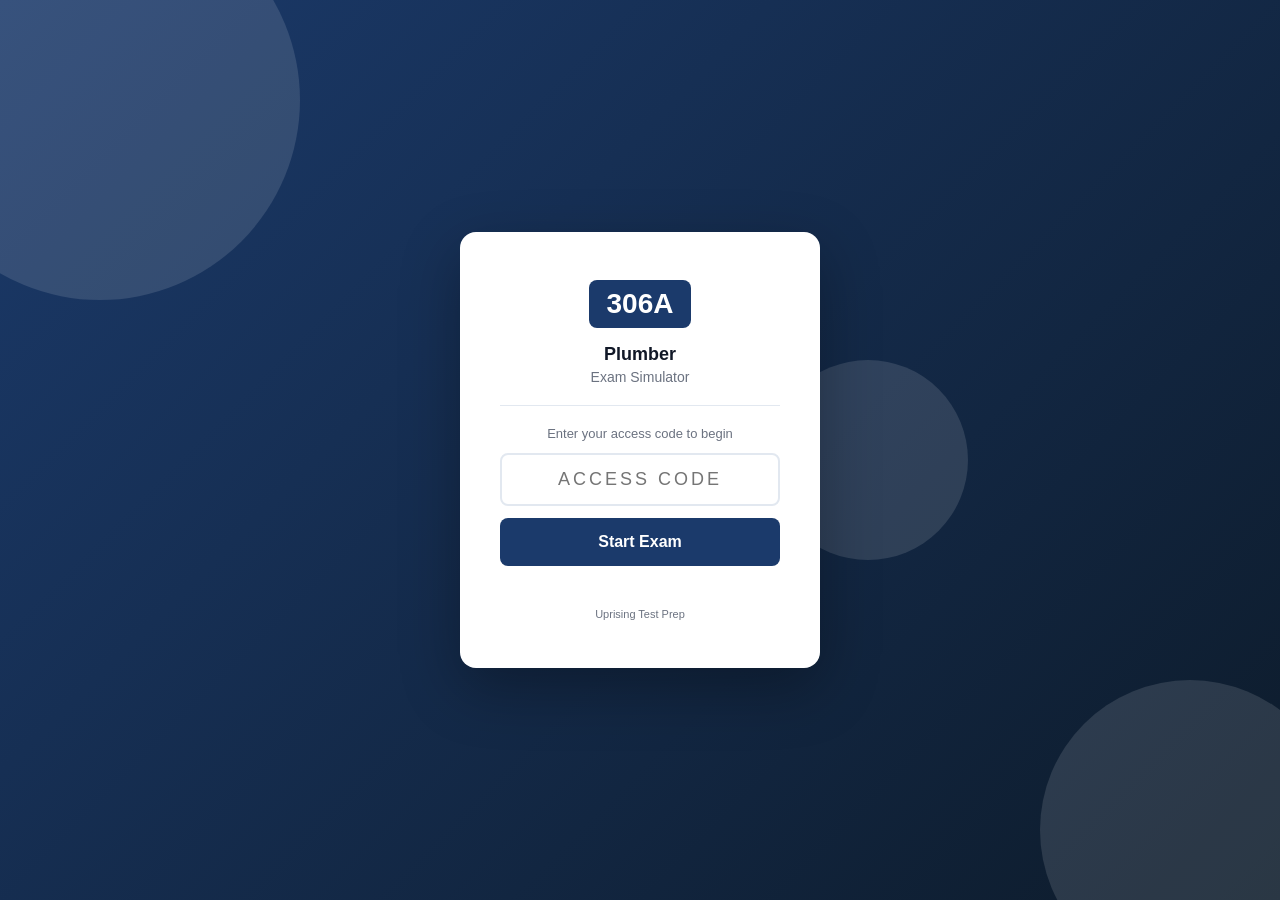
<file: index.html>
<!DOCTYPE html>
<html lang="en">
<head>
  <meta charset="UTF-8" />
  <meta name="viewport" content="width=device-width, initial-scale=1.0, viewport-fit=cover" />
  <meta name="apple-mobile-web-app-capable" content="yes" />
  <meta name="apple-mobile-web-app-status-bar-style" content="black-translucent" />
  <title>306A Exam Simulator</title>
  <link rel="stylesheet" href="style.css" />
</head>
<body>

<div id="access-gate">
  <div class="gate-bg-shapes">
    <div class="shape shape-1"></div>
    <div class="shape shape-2"></div>
    <div class="shape shape-3"></div>
  </div>
  <div class="gate-card">
    <div class="gate-logo">
      <div class="logo-badge">306A</div>
    </div>
    <h1 class="gate-title">Plumber</h1>
    <p class="gate-subtitle">Exam Simulator</p>
    <div class="gate-divider"></div>
    <p class="gate-instruction">Enter your access code to begin</p>
    <input type="text" id="access-code-input" class="gate-input"
           placeholder="Access Code" autocomplete="off"
           maxlength="20" spellcheck="false" />
    <button id="access-btn" class="gate-btn">Start Exam</button>
    <p id="access-error" class="gate-error"></p>
    <p class="gate-hint">Uprising Test Prep</p>
  </div>
</div>

<div id="app" style="display:none">
  <header class="top-bar">
    <div class="bar-left">
      <span class="bar-logo">306A</span>
      <span class="bar-title">Exam Simulator</span>
    </div>
    <div class="bar-right">
      <span class="bar-timer" id="timer-display">--:--</span>
      <button class="bar-btn" id="flag-btn">Flag</button>
      <button class="bar-btn bar-btn-primary" id="submit-btn">
        <span class="btn-full">Submit Exam</span>
        <span class="btn-short">Submit</span>
      </button>
    </div>
  </header>

  <div class="progress-strip">
    <div class="progress-bar" id="progress-bar"></div>
  </div>

  <main class="exam-main">
    <div class="question-panel">
      <div class="q-meta">
        <span id="q-counter"></span>
        <span id="q-domain" class="q-domain-tag"></span>
        <span id="q-flag-indicator" class="flag-chip" style="display:none">Flagged</span>
      </div>
      <!-- Shared text for a linked cluster (a clinical case, a reading
           passage). It sits ABOVE the stem, which is the one thing that
           legitimately precedes it, and repeats on every question in the
           cluster so nobody has to page backwards. -->
      <div id="q-cluster-wrap" class="cluster-wrap" style="display:none"></div>
      <p id="question-text" class="q-text"></p>
      <!-- The picture sits BELOW the question text so the simulator matches
           the printed book exactly: stem, then picture, then options. They
           used to disagree (book put the picture under the stem, simulator put
           it above), so no single wording could be true in both places, and
           184 of MLPAO's 185 image questions said "shown above" while the
           book printed the picture below the sentence. Write stems with
           neutral wording ("the strip shown", "the diagram shows") and this
           whole class of bug cannot come back. -->
      <div id="q-image-wrap" style="display:none; margin-bottom:14px;"></div>
      <div id="options-list" class="options-list"></div>
      <div id="explanation-box" class="explanation-box" style="display:none">
        <div class="explanation-label">Explanation</div>
        <p id="explanation-text" class="explanation-text"></p>
      </div>
    </div>
    <div class="nav-bar">
      <button class="nav-btn" id="prev-btn">&#8592; Prev</button>
      <button class="nav-btn nav-btn-map" id="map-btn">Question Map</button>
      <button class="nav-btn nav-btn-next" id="next-btn">Next &#8594;</button>
    </div>
  </main>
</div>

<!-- Question Map Modal -->
<div id="map-modal" style="display:none">
  <div class="map-backdrop" id="map-backdrop"></div>
  <div class="map-panel">
    <div class="map-header">
      <span class="map-title">Question Map</span>
      <button id="map-close" class="map-close-btn">&#x2715; Close</button>
    </div>
    <div class="map-legend">
      <span class="leg-item"><span class="leg-swatch leg-answered"></span>Answered</span>
      <span class="leg-item"><span class="leg-swatch leg-flagged"></span>Flagged</span>
      <span class="leg-item"><span class="leg-swatch leg-unanswered"></span>Unanswered</span>
    </div>
    <div id="q-grid" class="q-grid"></div>
  </div>
</div>

<div id="results-screen" style="display:none">
  <div class="results-card">
    <div class="res-header">
      <div class="res-badge">306A</div>
      <h2 id="res-status" class="res-status"></h2>
      <p id="res-score" class="res-score"></p>
    </div>
    <div id="res-domains" class="res-domains"></div>
    <button id="res-review-btn" class="res-btn">Review Answers</button>
    <button id="res-restart-btn" class="res-btn res-btn-secondary">Restart</button>
  </div>
</div>

<script src="questions.js"></script>
<script src="app.js"></script>
</body>
</html>
</file>
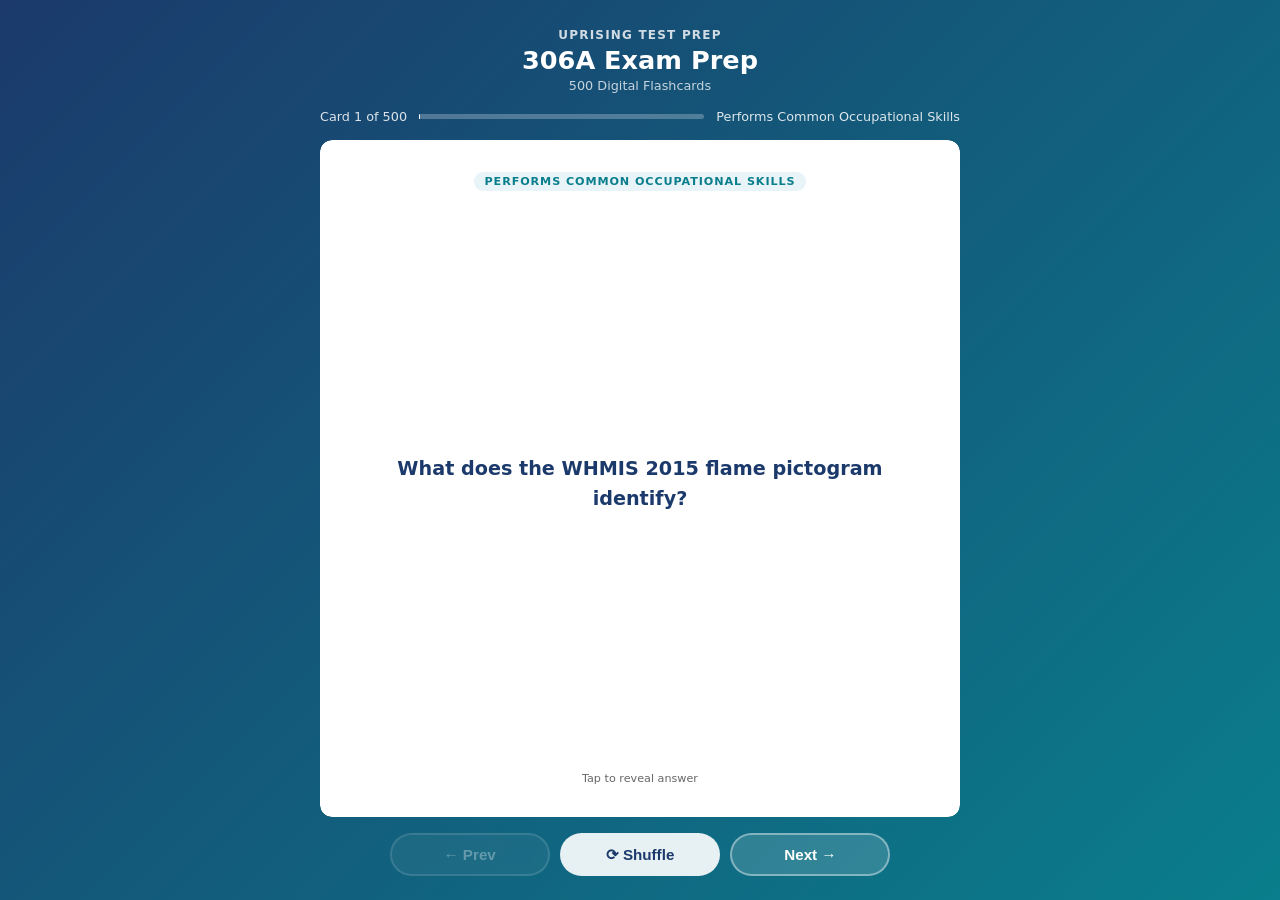
<file: flashcards/index.html>
<!DOCTYPE html>
<html lang="en">
<head>
  <meta charset="UTF-8">
  <meta name="viewport" content="width=device-width, initial-scale=1.0">
  <title>306A Exam Prep: Flashcards</title>
  <style>
    :root {
      --blue:   #1B3A6B;
      --teal:   #0A7E8C;
      --ltblue: #E8F4F8;
      --white:  #FFFFFF;
      --text:   #1A1A1A;
      --muted:  #666;
      --radius: 12px;
    }
    * { box-sizing: border-box; margin: 0; padding: 0; }
    html, body { height: 100%; }
    body {
      font-family: 'Segoe UI', system-ui, sans-serif;
      background: linear-gradient(135deg, var(--blue) 0%, var(--teal) 100%);
      /* Pinned, not min-height: the page must never grow, or the controls
         get pushed below the fold on iOS where 100dvh and height:100%
         disagree. The height:100% rule above is the pre-dvh fallback. */
      height: 100dvh;
      max-height: 100dvh;
      overflow: hidden;
      display: flex;
      flex-direction: column;
      align-items: center;
      padding: 1.25rem 1rem 1rem;
      gap: 0.75rem;
      overflow-x: hidden;
    }
    header { text-align: center; color: #fff; flex-shrink: 0; }
    header .brand { font-size: 0.75rem; font-weight: 700; letter-spacing: 0.1em; opacity: 0.8; text-transform: uppercase; }
    header h1 { font-size: 1.3rem; font-weight: 800; margin-top: 0.2rem; }
    header .subtitle { font-size: 0.8rem; opacity: 0.75; margin-top: 0.15rem; }
    #progress-info {
      display: flex; align-items: center; gap: 0.75rem;
      color: rgba(255,255,255,0.85); font-size: 0.8rem;
      flex-shrink: 0; width: 100%; max-width: 640px;
    }
    #progress-bar-track {
      flex: 1; background: rgba(255,255,255,0.25);
      border-radius: 4px; height: 5px;
    }
    #progress-bar-fill { height: 100%; background: #fff; border-radius: 4px; transition: width 0.3s; }
    .card-scene {
      width: 100%; max-width: 640px;
      perspective: 1200px;
      cursor: pointer;
      flex: 1; min-height: 0;
      display: flex; flex-direction: column;
    
      /* WebKit does not clip overflow inside a preserve-3d context, so the
         answer pane's own clip is dropped and a long answer paints over the
         Prev/Next row. This element only sets the perspective and is NOT
         itself in the 3D context, so its clip is honoured in every engine. */
      overflow: hidden;
      border-radius: var(--radius);
    }
    .card-inner {
      position: relative; width: 100%;
      flex: 1; min-height: 0;
      transition: transform 0.55s cubic-bezier(.4,0,.2,1);
      transform-style: preserve-3d;
    }
    .card-scene.flipped .card-inner { transform: rotateY(180deg); }
    .card-face {
      position: absolute; inset: 0;
      backface-visibility: hidden; -webkit-backface-visibility: hidden;
      border-radius: var(--radius);
      display: flex; flex-direction: column;
      padding: 1.5rem 1.75rem;
      box-shadow: 0 12px 40px rgba(0,0,0,0.2);
      overflow: hidden;
    
      /* Painting through a mask forces WebKit to allocate a real clipping
         layer for a 3D-transformed element, which is what makes the
         overflow:hidden and the rounded corners above actually apply. */
      -webkit-mask-image: -webkit-radial-gradient(#fff, #000);
              mask-image: radial-gradient(#fff, #000);
    }
    .card-front { background: var(--white); align-items: center; justify-content: center; }
    .card-back  { background: var(--ltblue); transform: rotateY(180deg); }
    .card-badge {
      font-size: 0.7rem; font-weight: 700; text-transform: uppercase;
      letter-spacing: 0.08em;
      background: var(--ltblue); color: var(--teal);
      padding: 0.2rem 0.65rem; border-radius: 20px;
      margin-bottom: 0.85rem; flex-shrink: 0;
    }
    .card-back .card-badge { background: rgba(10,126,140,0.12); }
    .card-front .q-text {
      font-size: 1.1rem; font-weight: 600; color: var(--blue); line-height: 1.55;
      text-align: center; overflow-y: auto; flex: 1;
      display: flex; align-items: center; justify-content: center;
      scrollbar-width: thin; scrollbar-color: rgba(27,58,107,0.3) transparent;
    }
    .card-back .a-label { font-size: 0.7rem; font-weight: 700; color: var(--teal); text-transform: uppercase; letter-spacing: 0.08em; margin-bottom: 0.4rem; flex-shrink: 0; }
    .card-back .a-text  {
      font-size: 0.975rem; color: var(--text); line-height: 1.65;
      overflow-y: auto; flex: 1; min-height: 0; padding-right: 4px;
      scrollbar-width: thin; scrollbar-color: rgba(10,126,140,0.4) transparent;
    
      -webkit-overflow-scrolling: touch;
      overscroll-behavior: contain;
    }
    .card-back .a-text::-webkit-scrollbar { width: 4px; }
    .card-back .a-text::-webkit-scrollbar-track { background: transparent; }
    .card-back .a-text::-webkit-scrollbar-thumb { background: rgba(10,126,140,0.4); border-radius: 4px; }
    .tap-hint { flex-shrink: 0; margin-top: 0.6rem; font-size: 0.7rem; color: var(--muted); text-align: center; }
    .card-back .tap-hint { color: var(--teal); opacity: 0.7; }
    .controls {
      display: flex; gap: 0.65rem; flex-wrap: nowrap;
      justify-content: center; flex-shrink: 0;
      width: 100%; max-width: 640px;
      padding-bottom: env(safe-area-inset-bottom, 0px);
    }
    .btn {
      padding: 0.6rem 1.2rem; border-radius: 50px;
      border: 2px solid rgba(255,255,255,0.4);
      background: rgba(255,255,255,0.15); color: #fff;
      font-weight: 700; font-size: 0.875rem; cursor: pointer;
      transition: all 0.2s; backdrop-filter: blur(4px);
      white-space: nowrap; flex: 1; max-width: 160px;
    }
    .btn:hover { background: rgba(255,255,255,0.3); border-color: rgba(255,255,255,0.7); }
    .btn:active { transform: scale(0.96); }
    .btn:disabled { opacity: 0.35; cursor: not-allowed; }
    .btn.btn-primary { background: rgba(255,255,255,0.9); color: var(--blue); border-color: transparent; }
    .btn.btn-primary:hover { background: #fff; }
    #loading { color: rgba(255,255,255,0.8); font-size: 1rem; text-align: center; padding: 3rem; flex: 1; }
    @media (min-width: 768px) {
      body { padding: 1.75rem 1.5rem 1.5rem; gap: 1rem; }
      header h1 { font-size: 1.6rem; }
      .card-face { padding: 2rem 2.5rem; }
      .card-front .q-text { font-size: 1.2rem; }
      .card-back .a-text { font-size: 1.05rem; }
      .btn { font-size: 0.95rem; padding: 0.65rem 1.4rem; }
    }
    @media (max-width: 380px) {
      body { padding: 0.75rem; gap: 0.5rem; }
      header .brand { font-size: 0.65rem; }
      header h1 { font-size: 1.1rem; }
      header .subtitle { display: none; }
      .card-face { padding: 1rem 1.1rem; }
      .card-front .q-text { font-size: 0.975rem; }
      .card-back .a-text { font-size: 0.875rem; }
      .btn { font-size: 0.8rem; padding: 0.5rem 0.75rem; }
    }
  </style>
</head>
<body>
<header>
  <div class="brand">Uprising Test Prep</div>
  <h1>306A Exam Prep</h1>
  <div class="subtitle">500 Digital Flashcards</div>
</header>
<div id="progress-info">
  <span id="card-counter">Card 1 of 500</span>
  <div id="progress-bar-track"><div id="progress-bar-fill" style="width:0%"></div></div>
  <span id="domain-label"></span>
</div>
<div id="loading">Loading flashcards...</div>
<div class="card-scene" id="card-scene" style="display:none" onclick="flipCard()">
  <div class="card-inner" id="card-inner">
    <div class="card-face card-front">
      <div class="card-badge" id="front-badge"></div>
      <div class="q-text" id="q-text"></div>
      <div class="tap-hint">Tap to reveal answer</div>
    </div>
    <div class="card-face card-back">
      <div class="card-badge" id="back-badge">Answer</div>
      <div class="a-label">Answer</div>
      <div class="a-text" id="a-text"></div>
      <div class="tap-hint">Tap to flip back</div>
    </div>
  </div>
</div>
<div class="controls" id="controls" style="display:none">
  <button class="btn" id="prev-btn" onclick="event.stopPropagation();move(-1)" disabled>&#8592; Prev</button>
  <button class="btn btn-primary" onclick="event.stopPropagation();shuffleCards()">&#10227; Shuffle</button>
  <button class="btn" id="next-btn" onclick="event.stopPropagation();move(1)">Next &#8594;</button>
</div>
<script>
const DOMAIN_LABELS = {
  performs_common_occupational_skills: "Performs Common Occupational Skills",
  prepares_and_assembles_tube_tubing_and_pipe: "Prepares and Assembles Tube Tubing and Pipe",
  installs_tests_and_services_sewers_sewage_treatment_and_dwv_systems: "Installs Tests and Services Sewers Sewage Treatment and DWV Systems",
  installs_tests_and_services_water_service_and_distribution: "Installs Tests and Services Water Service and Distribution",
  installs_tests_and_services_fixtures_appliances_and_water_treatment_systems: "Installs Tests and Services Fixtures Appliances and Water Treatment Systems",
  installs_tests_and_services_low_pressure_steam_and_hydronic_systems: "Installs Tests and Services Low-Pressure Steam and Hydronic Systems",
  installs_tests_and_services_specialized_systems: "Installs Tests and Services Specialized Systems",
};
let cards   = [];
let current = 0;
async function init() {
  try {
    const res = await fetch('flashcards.json');
    if (!res.ok) throw new Error('Network error');
    cards = await res.json();
    document.getElementById('loading').style.display    = 'none';
    document.getElementById('card-scene').style.display = 'flex';
    document.getElementById('controls').style.display   = 'flex';
    show();
  } catch (e) {
    document.getElementById('loading').textContent = 'Error loading flashcards. Please try refreshing.';
  }
}
function domainLabel(key) {
  return DOMAIN_LABELS[key] || key.replace(/_/g, ' ').replace(/\b\w/g, c => c.toUpperCase());
}
function show() {
  const c = cards[current];
  document.getElementById('card-scene').classList.remove('flipped');
  document.getElementById('a-text').scrollTop = 0;
  const label = domainLabel(c.domain || c.chapter || '');
  document.getElementById('q-text').textContent       = c.front;
  document.getElementById('a-text').textContent       = c.back;
  document.getElementById('front-badge').textContent  = label;
  document.getElementById('back-badge').textContent   = label;
  document.getElementById('card-counter').textContent = `Card ${current+1} of ${cards.length}`;
  document.getElementById('domain-label').textContent = label;
  document.getElementById('progress-bar-fill').style.width = `${((current+1)/cards.length*100).toFixed(1)}%`;
  document.getElementById('prev-btn').disabled = current === 0;
  document.getElementById('next-btn').disabled = current === cards.length - 1;
}
function flipCard() { document.getElementById('card-scene').classList.toggle('flipped'); }
function move(dir) {
  const next = current + dir;
  if (next < 0 || next >= cards.length) return;
  current = next; show();
}
function shuffleCards() {
  for (let i = cards.length - 1; i > 0; i--) {
    const j = Math.floor(Math.random() * (i+1));
    [cards[i], cards[j]] = [cards[j], cards[i]];
  }
  current = 0; show();
}
document.addEventListener('keydown', e => {
  if (e.key === 'ArrowRight' || e.key === 'ArrowDown') move(1);
  else if (e.key === 'ArrowLeft' || e.key === 'ArrowUp') move(-1);
  else if (e.key === ' ' || e.key === 'Enter') { e.preventDefault(); flipCard(); }
});
init();
</script>
</body>
</html>
</file>
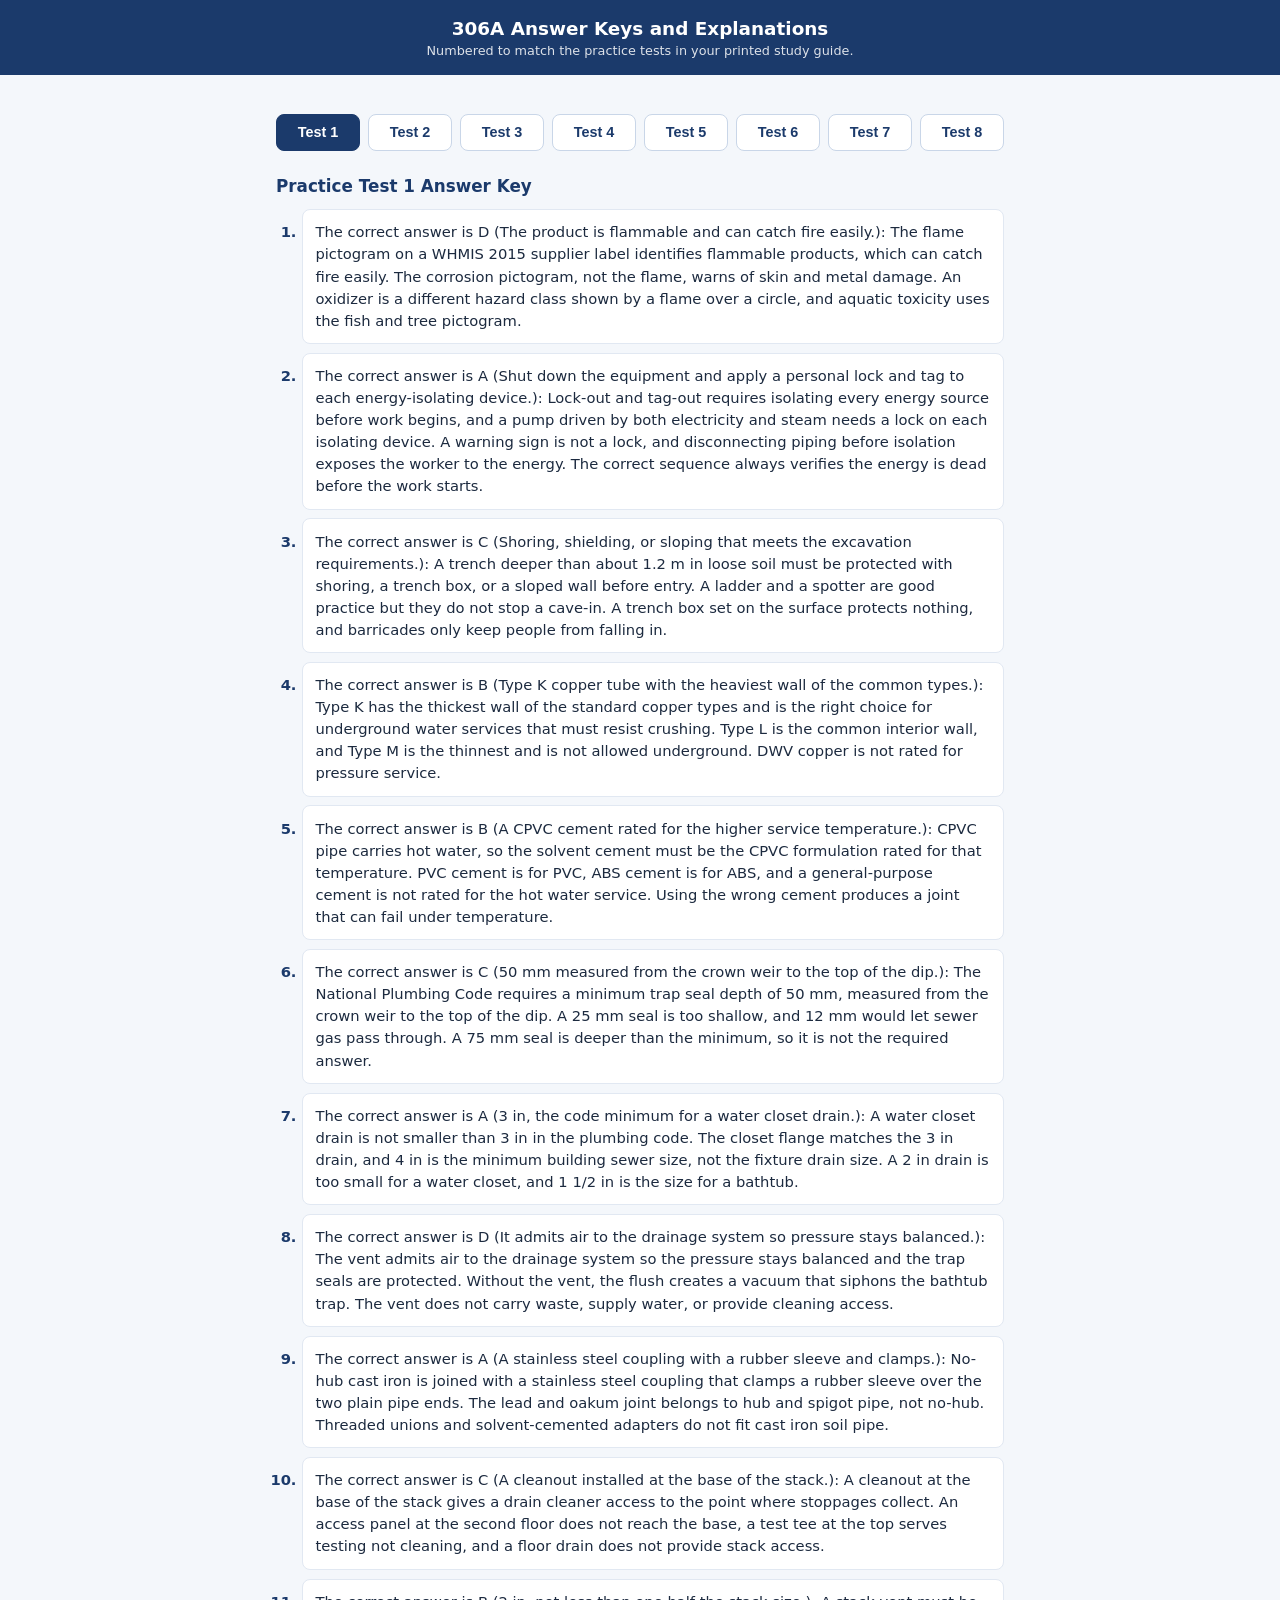
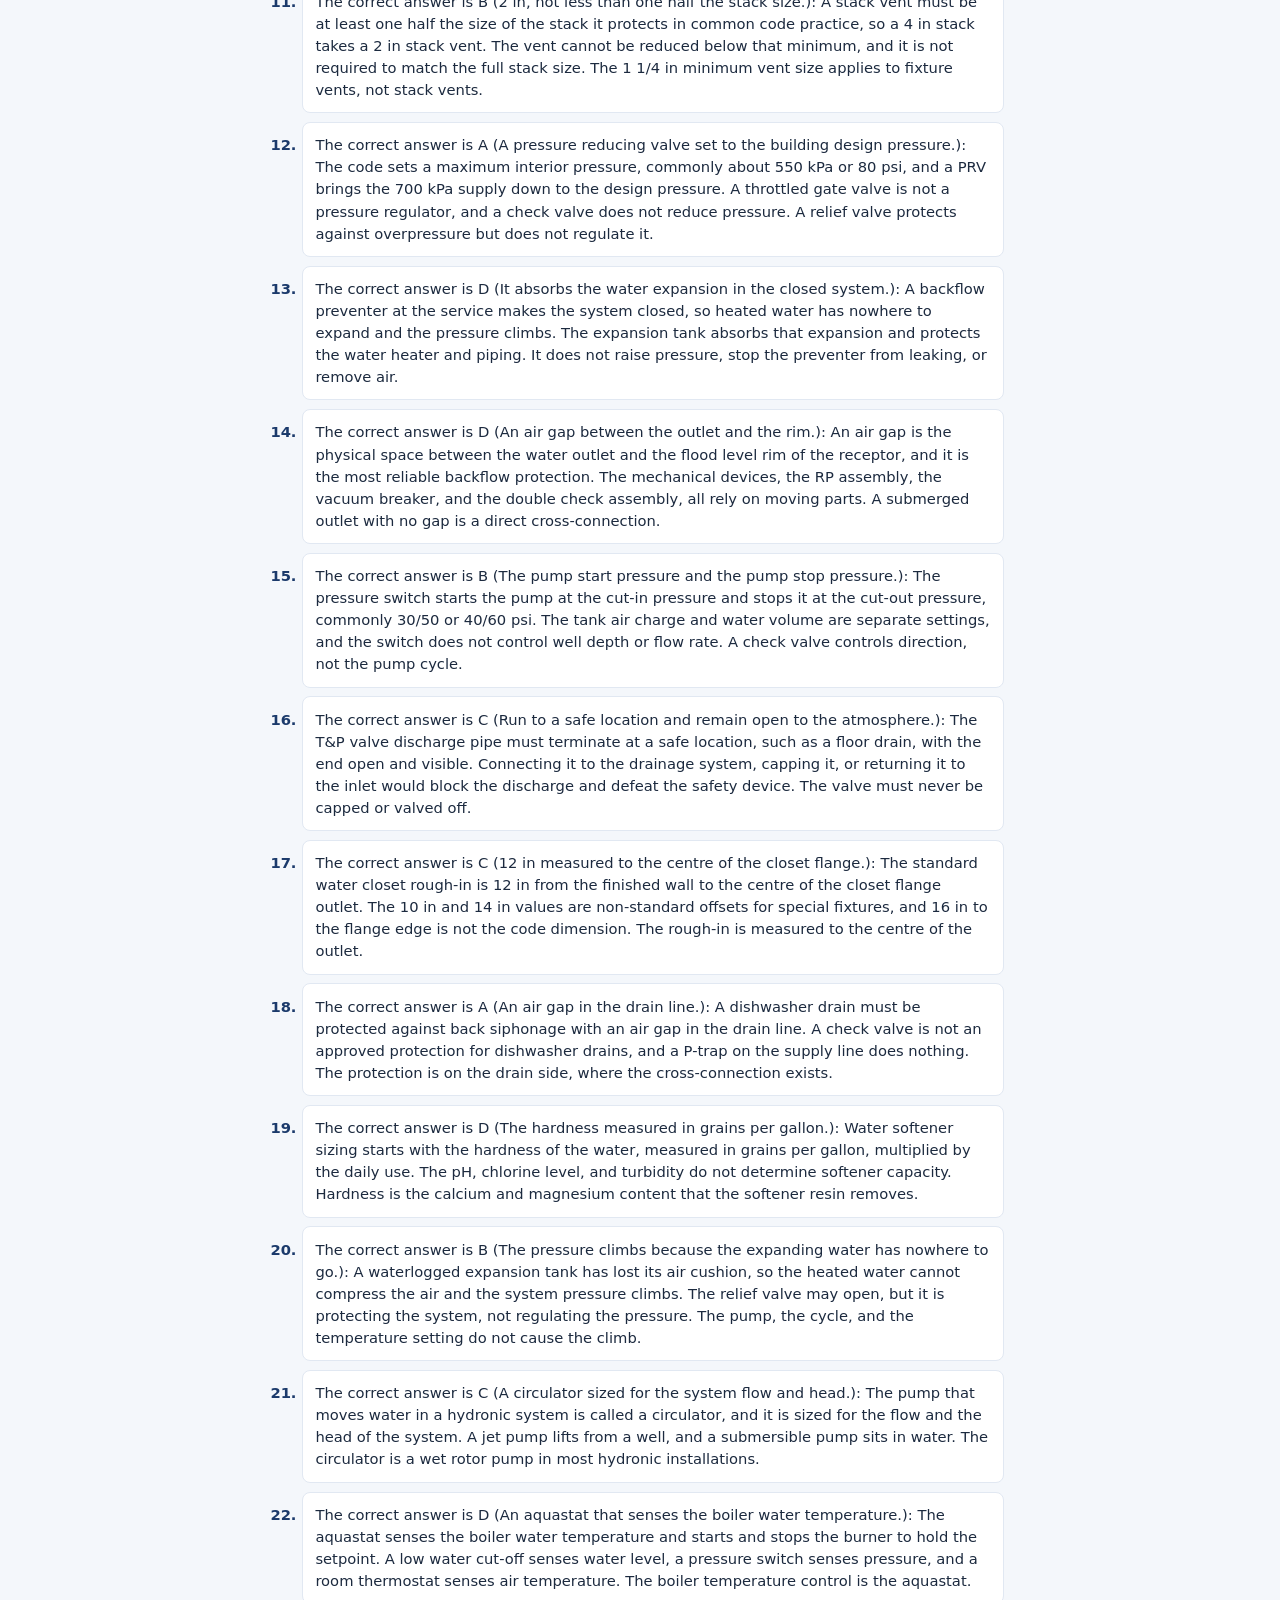
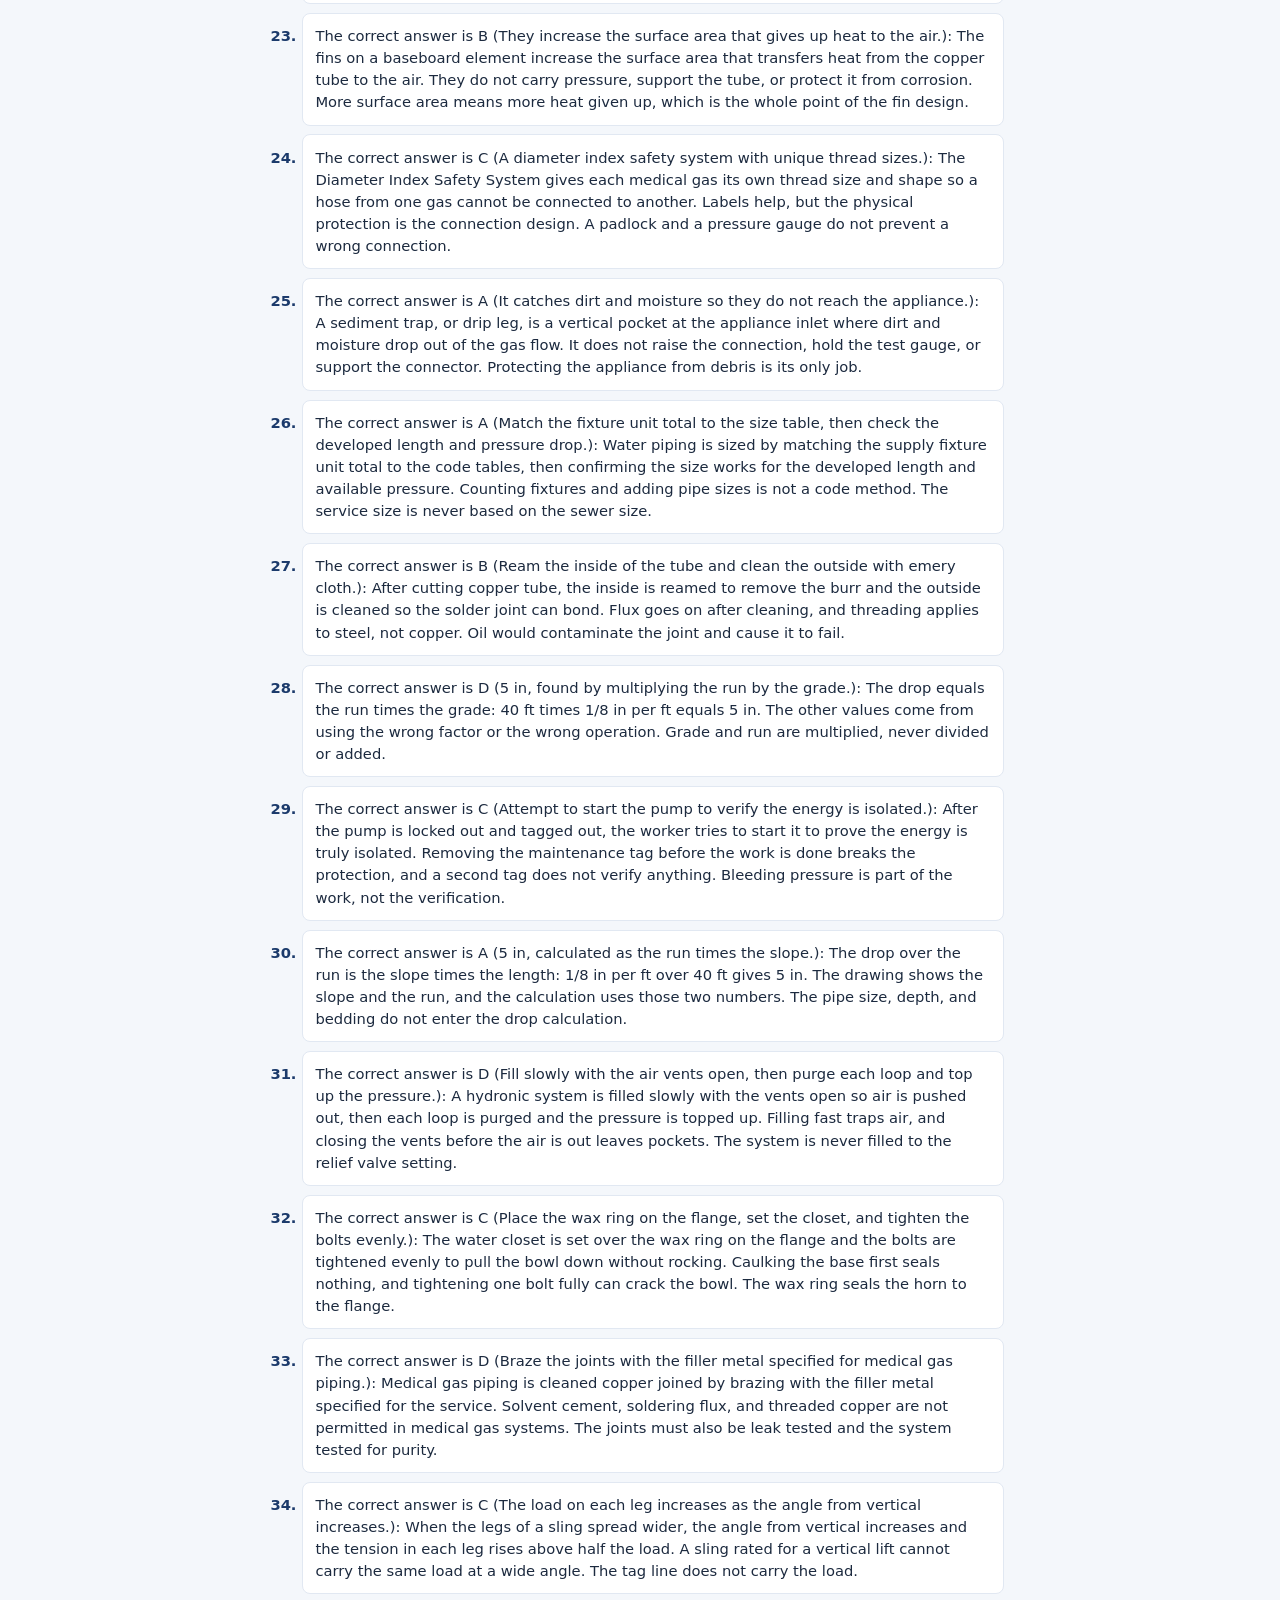
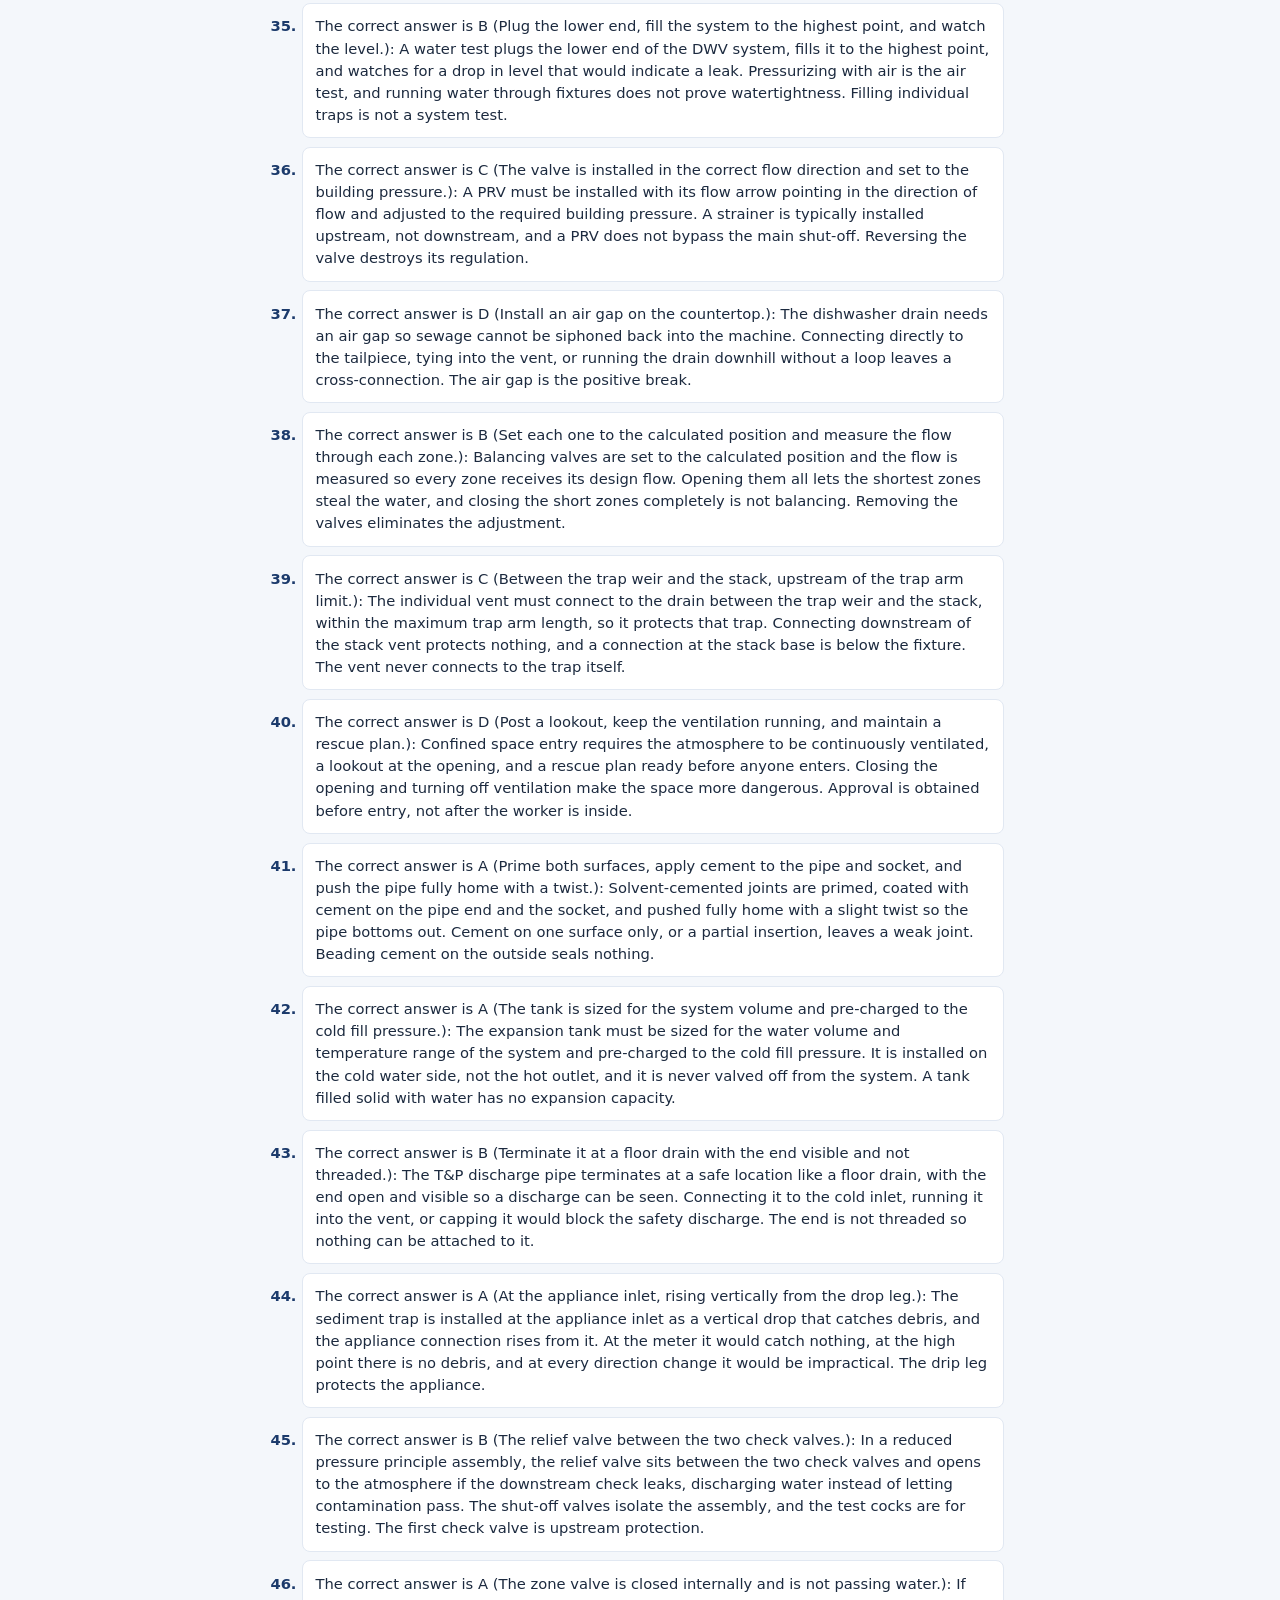
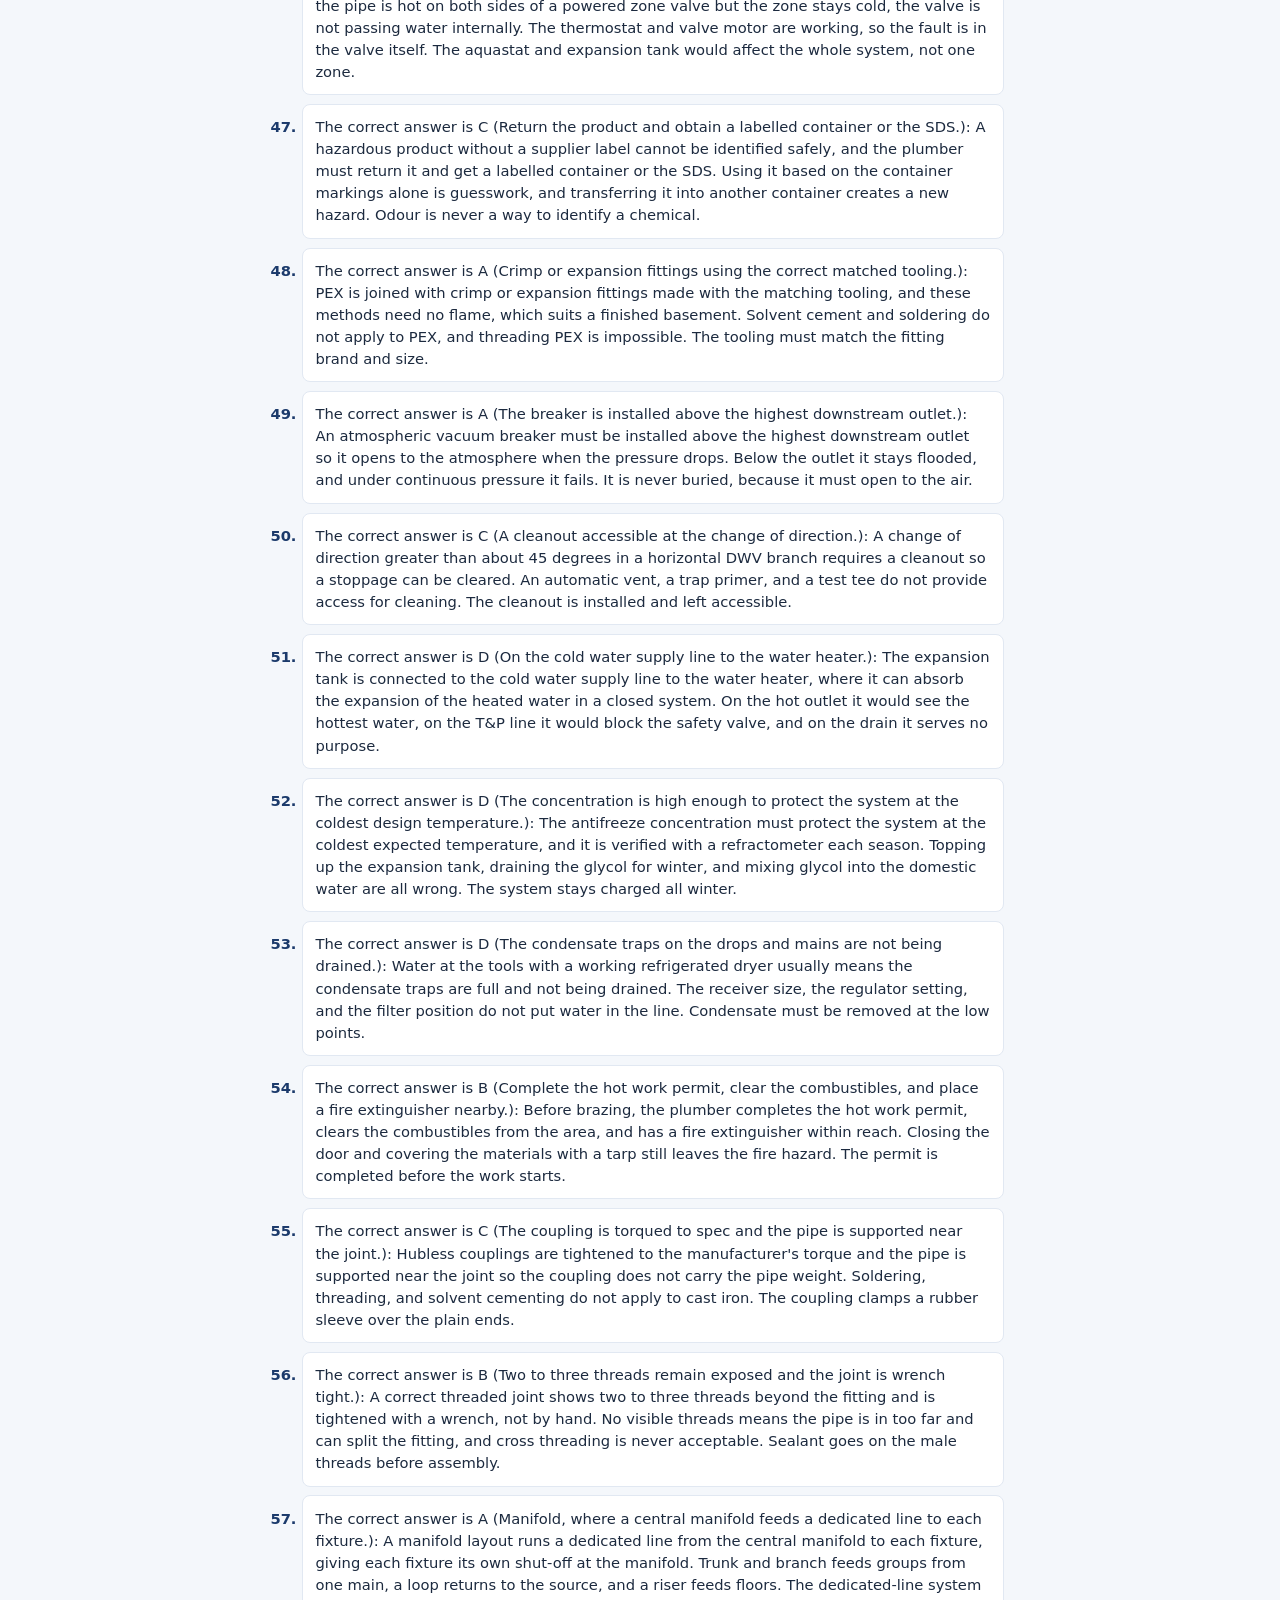
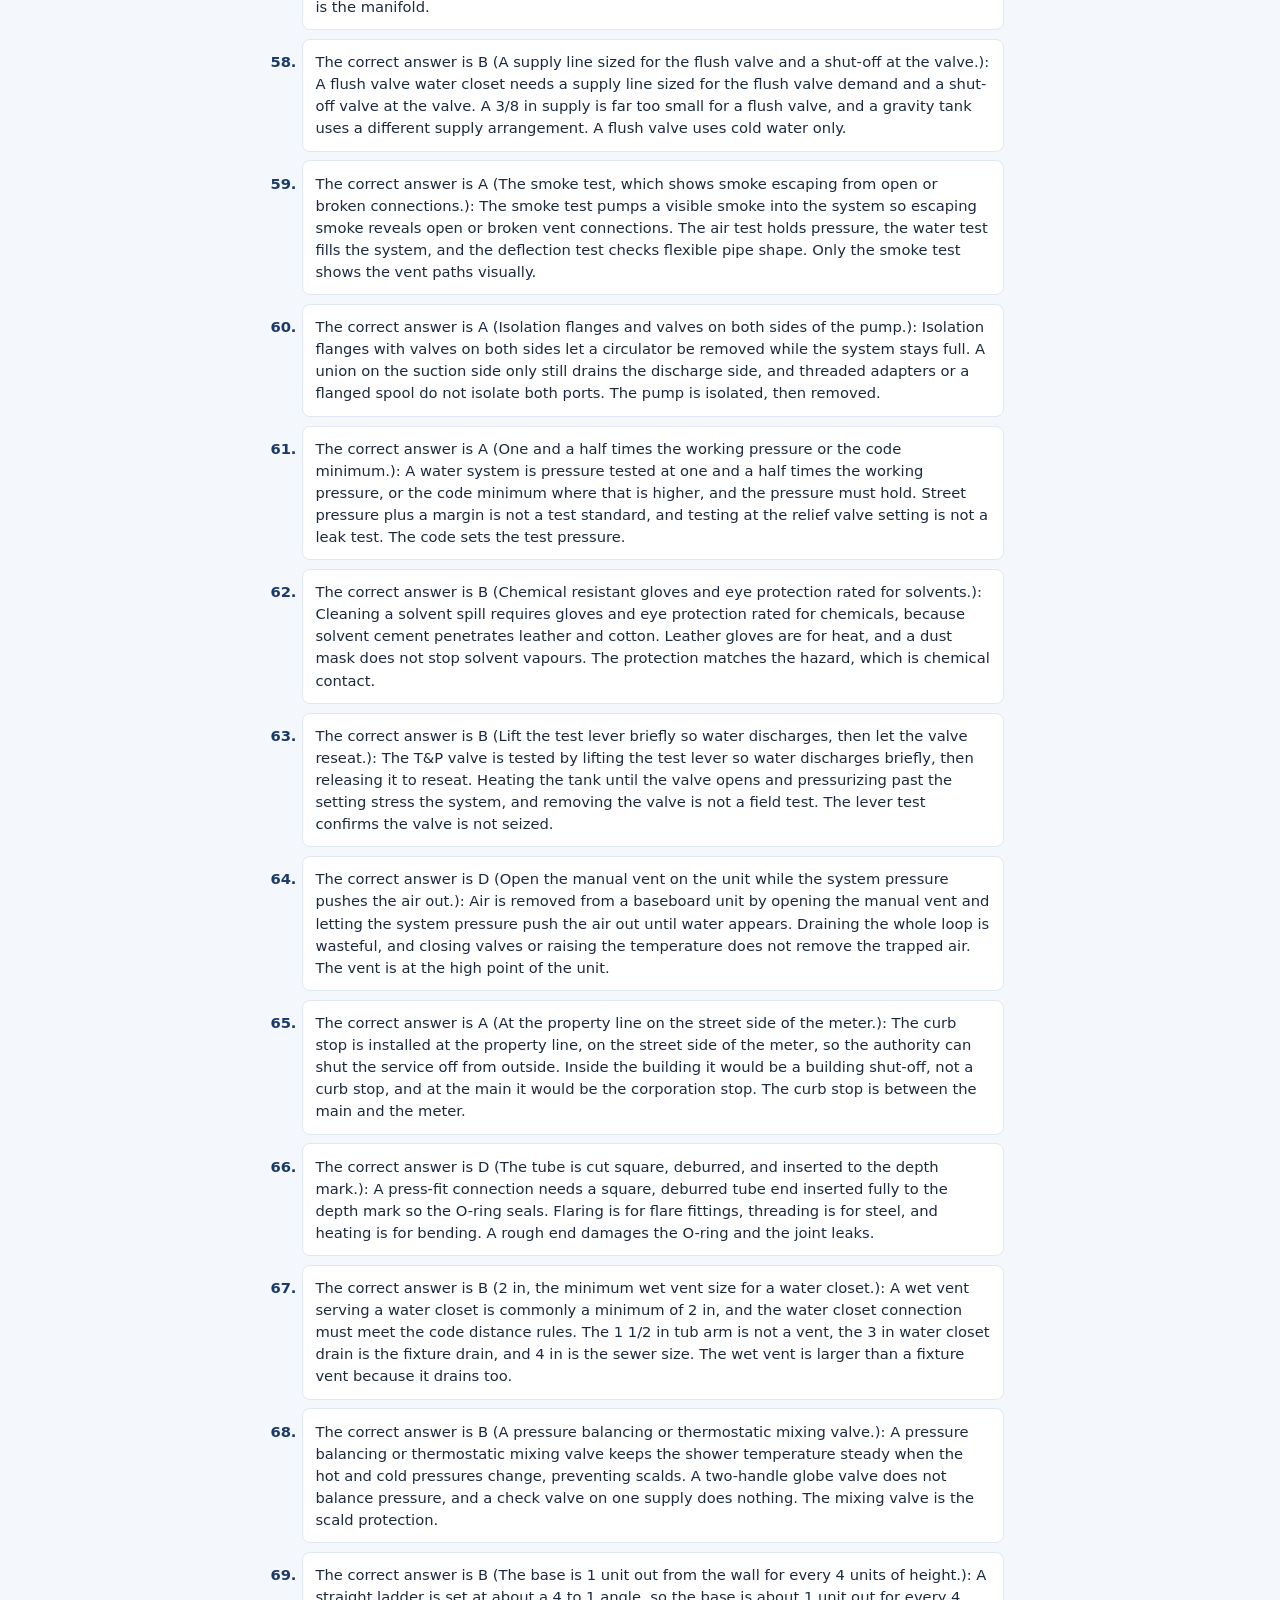
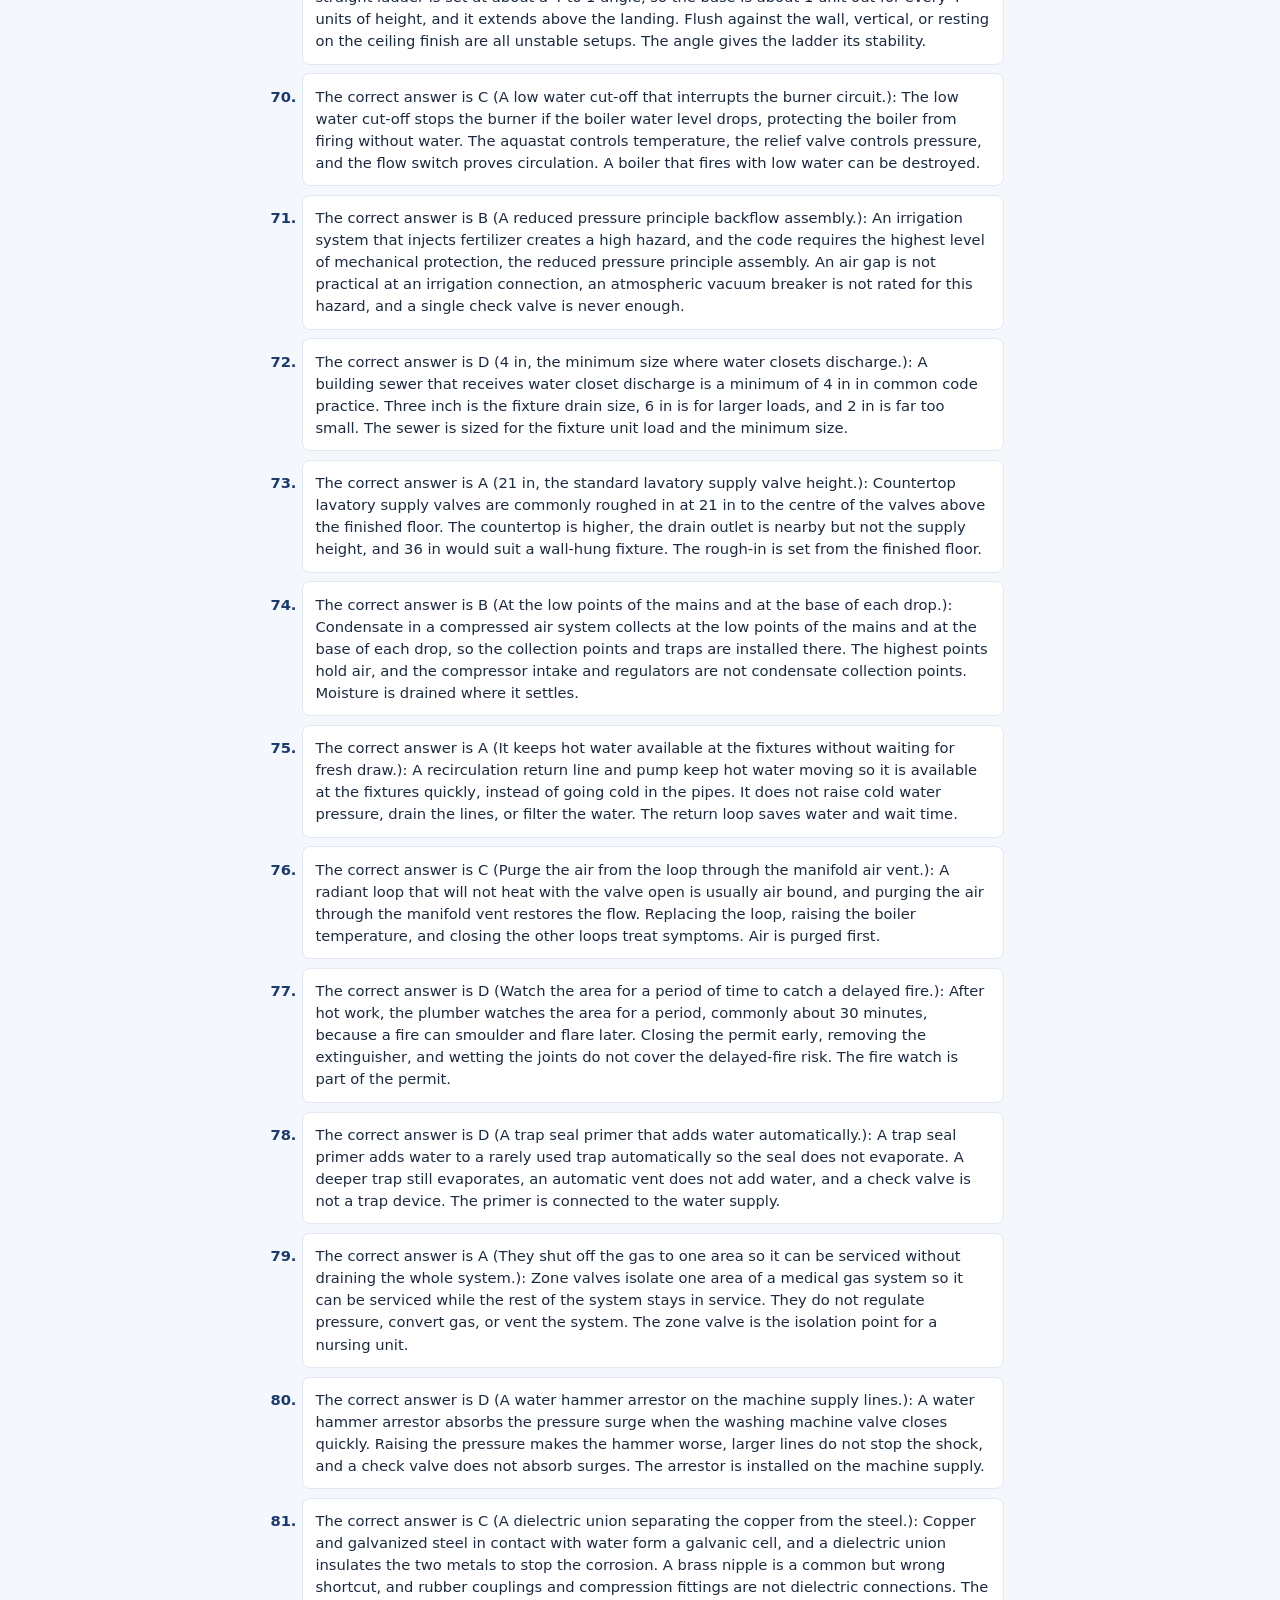
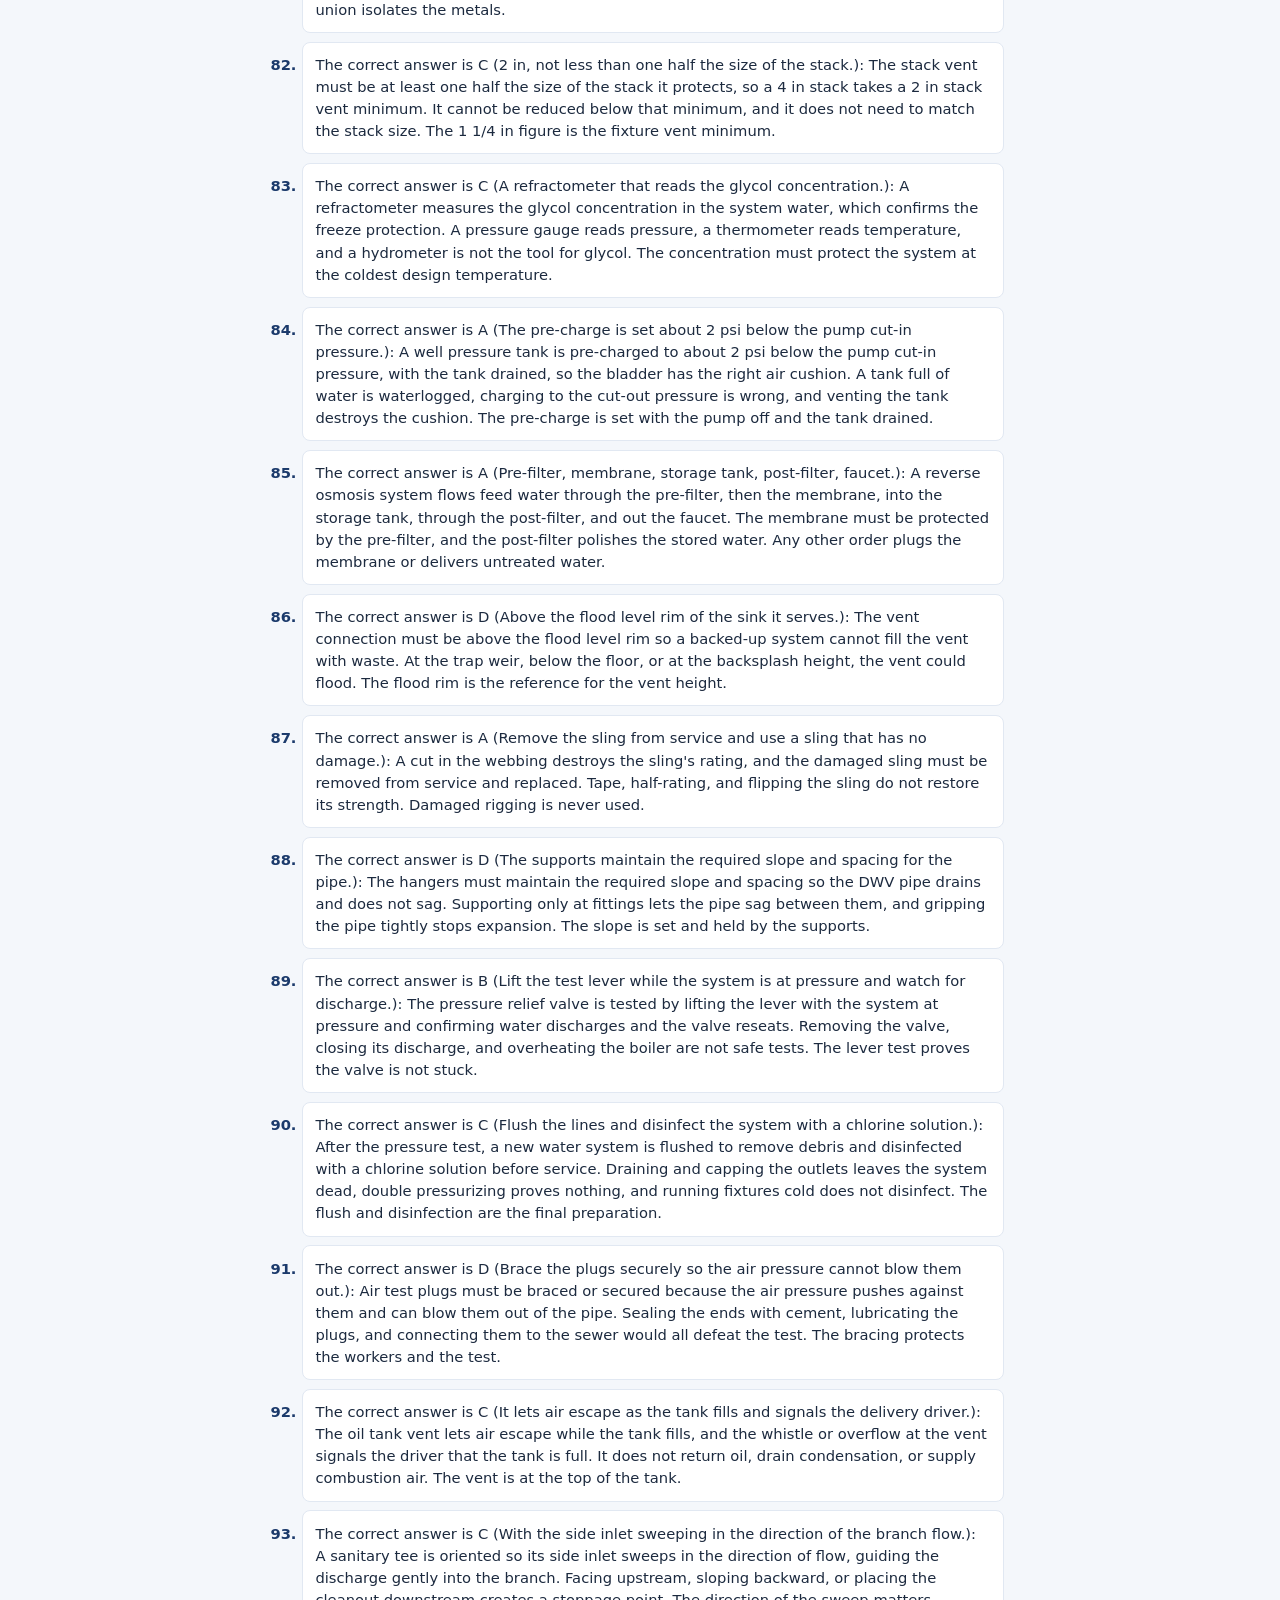
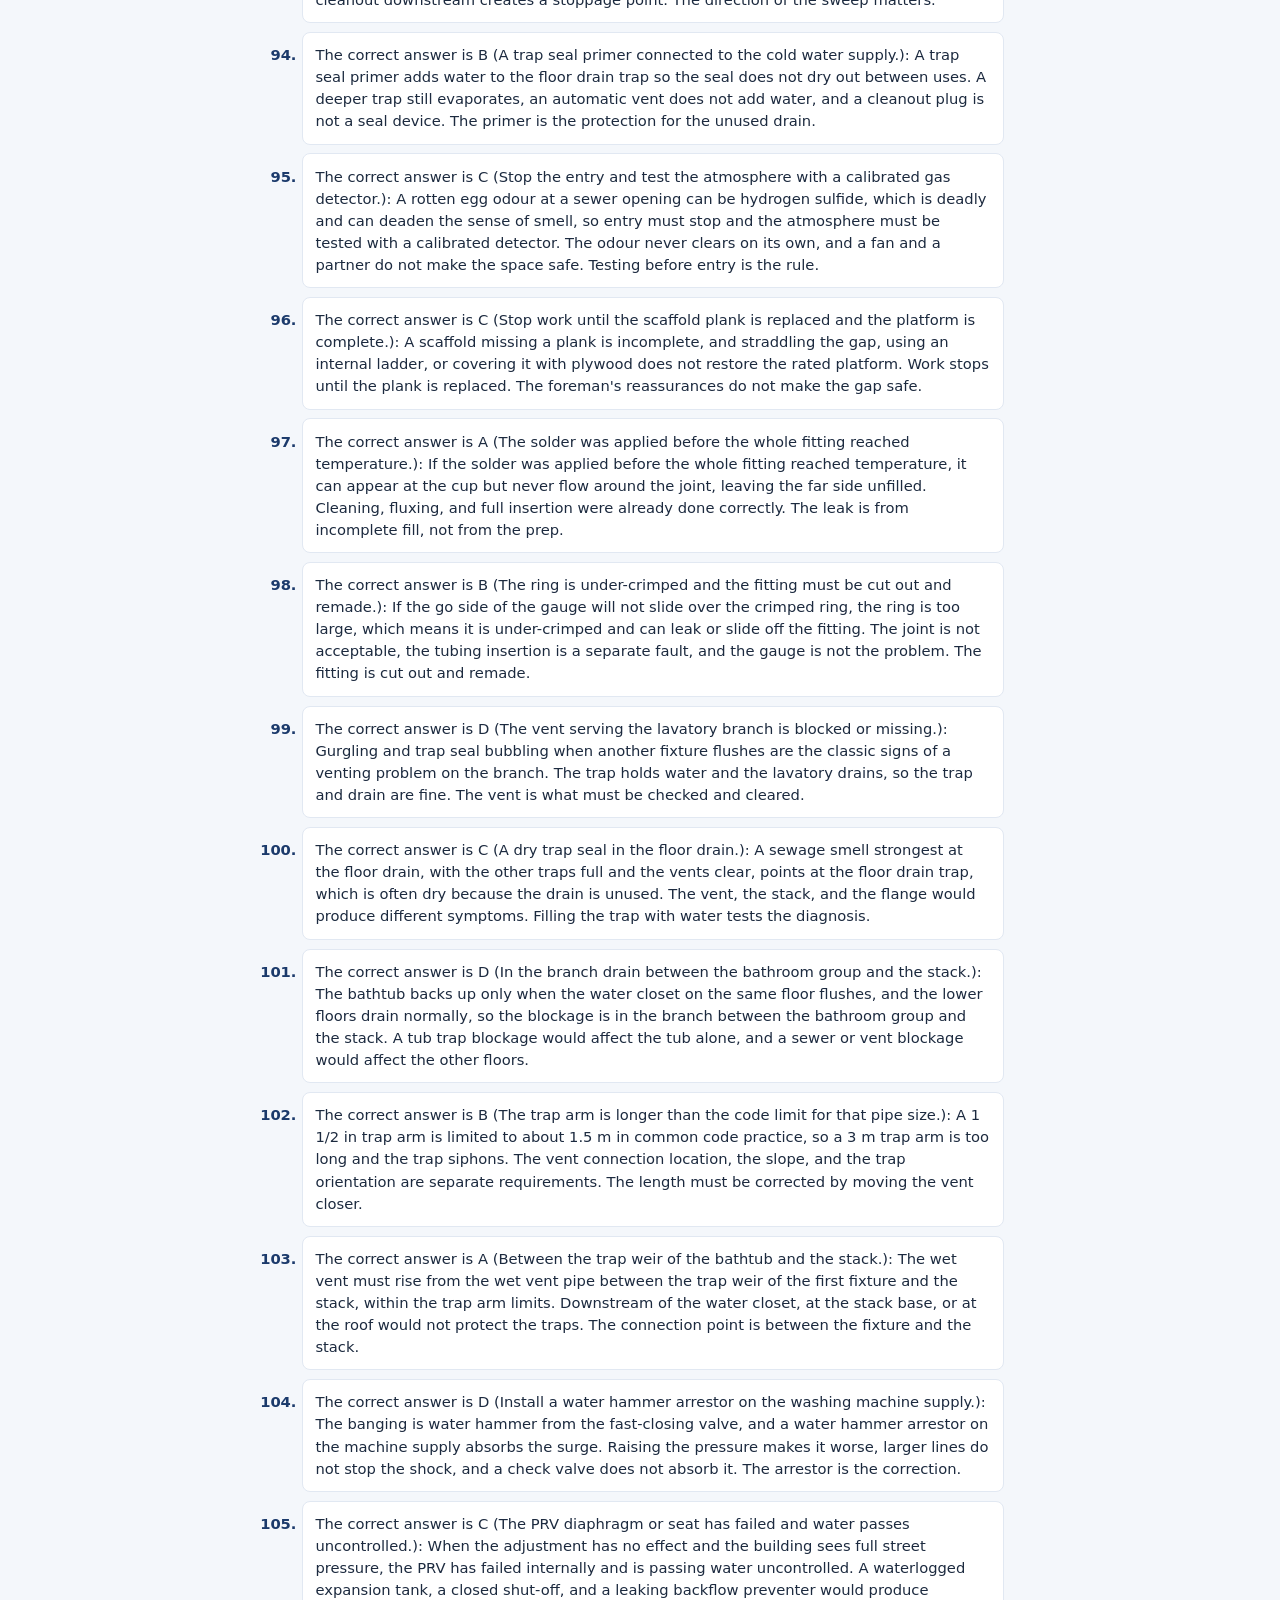
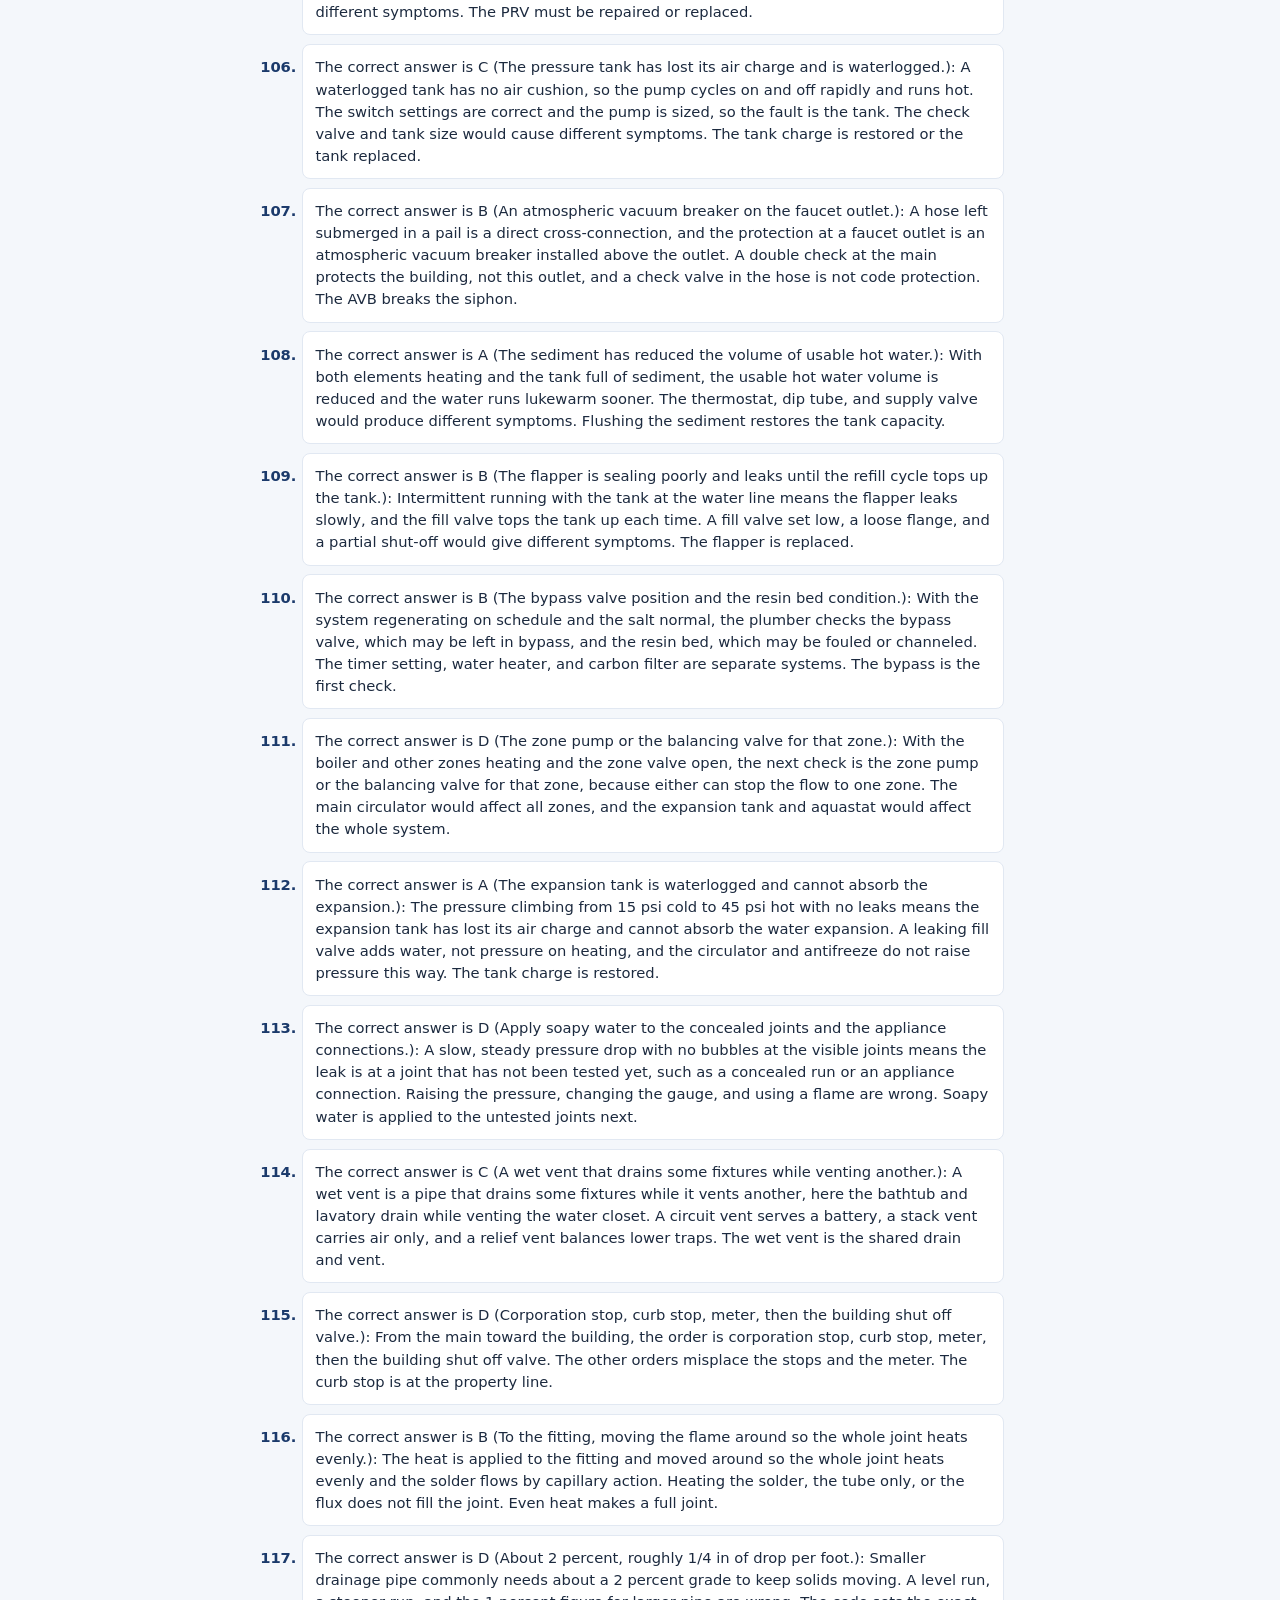
<file: answers.html>
<!DOCTYPE html>
<html lang="en">
<head>
<meta charset="UTF-8">
<meta name="viewport" content="width=device-width, initial-scale=1.0">
<meta name="robots" content="noindex">
<title>306A Answer Keys and Explanations</title>
<style>
  * { box-sizing: border-box; margin: 0; padding: 0; }
  body { font-family: "Avenir Next", "Segoe UI", system-ui, sans-serif;
         background: #F4F7FB; color: #1C2A3F; }
  header { background: #1B3A6B; color: white; padding: 1.1rem 1rem; text-align: center; }
  header h1 { font-size: 1.15rem; }
  header p { font-size: 0.8rem; opacity: 0.85; margin-top: 0.25rem; }
  main { max-width: 760px; margin: 0 auto; padding: 1rem; }
  .tabs { display: flex; gap: 0.5rem; margin: 0.8rem 0 1rem; position: sticky;
           top: 0; background: #F4F7FB; padding: 0.6rem 0; z-index: 5; }
  .tab { flex: 1; padding: 0.6rem 0.4rem; border: 1px solid #C9D6E8; background: white;
          border-radius: 8px; font-size: 0.9rem; font-weight: 600; color: #1B3A6B;
          cursor: pointer; }
  .tab.active { background: #1B3A6B; color: white; border-color: #1B3A6B; }
  .test h2 { font-size: 1.05rem; margin: 0.4rem 0 0.8rem; color: #1B3A6B; }
  .test ol { list-style-position: outside; padding-left: 1.6rem; }
  .test li { background: white; border: 1px solid #E1E8F2; border-radius: 8px;
              padding: 0.7rem 0.8rem; margin-bottom: 0.55rem; font-size: 0.92rem;
              line-height: 1.5; }
  .test li::marker { font-weight: 700; color: #1B3A6B; }
  .cluster-box { border-left: 4px solid #1B3A6B; background: #EAF0F8;
                  border-radius: 8px; padding: 0.7rem 0.9rem; margin: 1rem 0 0.6rem; }
  .cluster-label { font-size: 0.72rem; font-weight: 700; letter-spacing: 0.05em;
                    text-transform: uppercase; color: #1B3A6B; margin-bottom: 0.35rem; }
  .cluster-box p { font-size: 0.88rem; line-height: 1.55; }
  .cluster-box p + p { margin-top: 0.5rem; }
</style>
</head>
<body>
<header>
  <h1>306A Answer Keys and Explanations</h1>
  <p>Numbered to match the practice tests in your printed study guide.</p>
</header>
<main>
  <nav class="tabs">
      <button class="tab active" data-test="1">Test 1</button>
      <button class="tab" data-test="2">Test 2</button>
      <button class="tab" data-test="3">Test 3</button>
      <button class="tab" data-test="4">Test 4</button>
      <button class="tab" data-test="5">Test 5</button>
      <button class="tab" data-test="6">Test 6</button>
      <button class="tab" data-test="7">Test 7</button>
      <button class="tab" data-test="8">Test 8</button>
  </nav>
  <section class="test" id="test1">
    <h2>Practice Test 1 Answer Key</h2>
    <ol>
      <li value="1">The correct answer is D (The product is flammable and can catch fire easily.): The flame pictogram on a WHMIS 2015 supplier label identifies flammable products, which can catch fire easily. The corrosion pictogram, not the flame, warns of skin and metal damage. An oxidizer is a different hazard class shown by a flame over a circle, and aquatic toxicity uses the fish and tree pictogram.</li>
      <li value="2">The correct answer is A (Shut down the equipment and apply a personal lock and tag to each energy-isolating device.): Lock-out and tag-out requires isolating every energy source before work begins, and a pump driven by both electricity and steam needs a lock on each isolating device. A warning sign is not a lock, and disconnecting piping before isolation exposes the worker to the energy. The correct sequence always verifies the energy is dead before the work starts.</li>
      <li value="3">The correct answer is C (Shoring, shielding, or sloping that meets the excavation requirements.): A trench deeper than about 1.2 m in loose soil must be protected with shoring, a trench box, or a sloped wall before entry. A ladder and a spotter are good practice but they do not stop a cave-in. A trench box set on the surface protects nothing, and barricades only keep people from falling in.</li>
      <li value="4">The correct answer is B (Type K copper tube with the heaviest wall of the common types.): Type K has the thickest wall of the standard copper types and is the right choice for underground water services that must resist crushing. Type L is the common interior wall, and Type M is the thinnest and is not allowed underground. DWV copper is not rated for pressure service.</li>
      <li value="5">The correct answer is B (A CPVC cement rated for the higher service temperature.): CPVC pipe carries hot water, so the solvent cement must be the CPVC formulation rated for that temperature. PVC cement is for PVC, ABS cement is for ABS, and a general-purpose cement is not rated for the hot water service. Using the wrong cement produces a joint that can fail under temperature.</li>
      <li value="6">The correct answer is C (50 mm measured from the crown weir to the top of the dip.): The National Plumbing Code requires a minimum trap seal depth of 50 mm, measured from the crown weir to the top of the dip. A 25 mm seal is too shallow, and 12 mm would let sewer gas pass through. A 75 mm seal is deeper than the minimum, so it is not the required answer.</li>
      <li value="7">The correct answer is A (3 in, the code minimum for a water closet drain.): A water closet drain is not smaller than 3 in in the plumbing code. The closet flange matches the 3 in drain, and 4 in is the minimum building sewer size, not the fixture drain size. A 2 in drain is too small for a water closet, and 1 1/2 in is the size for a bathtub.</li>
      <li value="8">The correct answer is D (It admits air to the drainage system so pressure stays balanced.): The vent admits air to the drainage system so the pressure stays balanced and the trap seals are protected. Without the vent, the flush creates a vacuum that siphons the bathtub trap. The vent does not carry waste, supply water, or provide cleaning access.</li>
      <li value="9">The correct answer is A (A stainless steel coupling with a rubber sleeve and clamps.): No-hub cast iron is joined with a stainless steel coupling that clamps a rubber sleeve over the two plain pipe ends. The lead and oakum joint belongs to hub and spigot pipe, not no-hub. Threaded unions and solvent-cemented adapters do not fit cast iron soil pipe.</li>
      <li value="10">The correct answer is C (A cleanout installed at the base of the stack.): A cleanout at the base of the stack gives a drain cleaner access to the point where stoppages collect. An access panel at the second floor does not reach the base, a test tee at the top serves testing not cleaning, and a floor drain does not provide stack access.</li>
      <li value="11">The correct answer is B (2 in, not less than one half the stack size.): A stack vent must be at least one half the size of the stack it protects in common code practice, so a 4 in stack takes a 2 in stack vent. The vent cannot be reduced below that minimum, and it is not required to match the full stack size. The 1 1/4 in minimum vent size applies to fixture vents, not stack vents.</li>
      <li value="12">The correct answer is A (A pressure reducing valve set to the building design pressure.): The code sets a maximum interior pressure, commonly about 550 kPa or 80 psi, and a PRV brings the 700 kPa supply down to the design pressure. A throttled gate valve is not a pressure regulator, and a check valve does not reduce pressure. A relief valve protects against overpressure but does not regulate it.</li>
      <li value="13">The correct answer is D (It absorbs the water expansion in the closed system.): A backflow preventer at the service makes the system closed, so heated water has nowhere to expand and the pressure climbs. The expansion tank absorbs that expansion and protects the water heater and piping. It does not raise pressure, stop the preventer from leaking, or remove air.</li>
      <li value="14">The correct answer is D (An air gap between the outlet and the rim.): An air gap is the physical space between the water outlet and the flood level rim of the receptor, and it is the most reliable backflow protection. The mechanical devices, the RP assembly, the vacuum breaker, and the double check assembly, all rely on moving parts. A submerged outlet with no gap is a direct cross-connection.</li>
      <li value="15">The correct answer is B (The pump start pressure and the pump stop pressure.): The pressure switch starts the pump at the cut-in pressure and stops it at the cut-out pressure, commonly 30/50 or 40/60 psi. The tank air charge and water volume are separate settings, and the switch does not control well depth or flow rate. A check valve controls direction, not the pump cycle.</li>
      <li value="16">The correct answer is C (Run to a safe location and remain open to the atmosphere.): The T&amp;P valve discharge pipe must terminate at a safe location, such as a floor drain, with the end open and visible. Connecting it to the drainage system, capping it, or returning it to the inlet would block the discharge and defeat the safety device. The valve must never be capped or valved off.</li>
      <li value="17">The correct answer is C (12 in measured to the centre of the closet flange.): The standard water closet rough-in is 12 in from the finished wall to the centre of the closet flange outlet. The 10 in and 14 in values are non-standard offsets for special fixtures, and 16 in to the flange edge is not the code dimension. The rough-in is measured to the centre of the outlet.</li>
      <li value="18">The correct answer is A (An air gap in the drain line.): A dishwasher drain must be protected against back siphonage with an air gap in the drain line. A check valve is not an approved protection for dishwasher drains, and a P-trap on the supply line does nothing. The protection is on the drain side, where the cross-connection exists.</li>
      <li value="19">The correct answer is D (The hardness measured in grains per gallon.): Water softener sizing starts with the hardness of the water, measured in grains per gallon, multiplied by the daily use. The pH, chlorine level, and turbidity do not determine softener capacity. Hardness is the calcium and magnesium content that the softener resin removes.</li>
      <li value="20">The correct answer is B (The pressure climbs because the expanding water has nowhere to go.): A waterlogged expansion tank has lost its air cushion, so the heated water cannot compress the air and the system pressure climbs. The relief valve may open, but it is protecting the system, not regulating the pressure. The pump, the cycle, and the temperature setting do not cause the climb.</li>
      <li value="21">The correct answer is C (A circulator sized for the system flow and head.): The pump that moves water in a hydronic system is called a circulator, and it is sized for the flow and the head of the system. A jet pump lifts from a well, and a submersible pump sits in water. The circulator is a wet rotor pump in most hydronic installations.</li>
      <li value="22">The correct answer is D (An aquastat that senses the boiler water temperature.): The aquastat senses the boiler water temperature and starts and stops the burner to hold the setpoint. A low water cut-off senses water level, a pressure switch senses pressure, and a room thermostat senses air temperature. The boiler temperature control is the aquastat.</li>
      <li value="23">The correct answer is B (They increase the surface area that gives up heat to the air.): The fins on a baseboard element increase the surface area that transfers heat from the copper tube to the air. They do not carry pressure, support the tube, or protect it from corrosion. More surface area means more heat given up, which is the whole point of the fin design.</li>
      <li value="24">The correct answer is C (A diameter index safety system with unique thread sizes.): The Diameter Index Safety System gives each medical gas its own thread size and shape so a hose from one gas cannot be connected to another. Labels help, but the physical protection is the connection design. A padlock and a pressure gauge do not prevent a wrong connection.</li>
      <li value="25">The correct answer is A (It catches dirt and moisture so they do not reach the appliance.): A sediment trap, or drip leg, is a vertical pocket at the appliance inlet where dirt and moisture drop out of the gas flow. It does not raise the connection, hold the test gauge, or support the connector. Protecting the appliance from debris is its only job.</li>
      <li value="26">The correct answer is A (Match the fixture unit total to the size table, then check the developed length and pressure drop.): Water piping is sized by matching the supply fixture unit total to the code tables, then confirming the size works for the developed length and available pressure. Counting fixtures and adding pipe sizes is not a code method. The service size is never based on the sewer size.</li>
      <li value="27">The correct answer is B (Ream the inside of the tube and clean the outside with emery cloth.): After cutting copper tube, the inside is reamed to remove the burr and the outside is cleaned so the solder joint can bond. Flux goes on after cleaning, and threading applies to steel, not copper. Oil would contaminate the joint and cause it to fail.</li>
      <li value="28">The correct answer is D (5 in, found by multiplying the run by the grade.): The drop equals the run times the grade: 40 ft times 1/8 in per ft equals 5 in. The other values come from using the wrong factor or the wrong operation. Grade and run are multiplied, never divided or added.</li>
      <li value="29">The correct answer is C (Attempt to start the pump to verify the energy is isolated.): After the pump is locked out and tagged out, the worker tries to start it to prove the energy is truly isolated. Removing the maintenance tag before the work is done breaks the protection, and a second tag does not verify anything. Bleeding pressure is part of the work, not the verification.</li>
      <li value="30">The correct answer is A (5 in, calculated as the run times the slope.): The drop over the run is the slope times the length: 1/8 in per ft over 40 ft gives 5 in. The drawing shows the slope and the run, and the calculation uses those two numbers. The pipe size, depth, and bedding do not enter the drop calculation.</li>
      <li value="31">The correct answer is D (Fill slowly with the air vents open, then purge each loop and top up the pressure.): A hydronic system is filled slowly with the vents open so air is pushed out, then each loop is purged and the pressure is topped up. Filling fast traps air, and closing the vents before the air is out leaves pockets. The system is never filled to the relief valve setting.</li>
      <li value="32">The correct answer is C (Place the wax ring on the flange, set the closet, and tighten the bolts evenly.): The water closet is set over the wax ring on the flange and the bolts are tightened evenly to pull the bowl down without rocking. Caulking the base first seals nothing, and tightening one bolt fully can crack the bowl. The wax ring seals the horn to the flange.</li>
      <li value="33">The correct answer is D (Braze the joints with the filler metal specified for medical gas piping.): Medical gas piping is cleaned copper joined by brazing with the filler metal specified for the service. Solvent cement, soldering flux, and threaded copper are not permitted in medical gas systems. The joints must also be leak tested and the system tested for purity.</li>
      <li value="34">The correct answer is C (The load on each leg increases as the angle from vertical increases.): When the legs of a sling spread wider, the angle from vertical increases and the tension in each leg rises above half the load. A sling rated for a vertical lift cannot carry the same load at a wide angle. The tag line does not carry the load.</li>
      <li value="35">The correct answer is B (Plug the lower end, fill the system to the highest point, and watch the level.): A water test plugs the lower end of the DWV system, fills it to the highest point, and watches for a drop in level that would indicate a leak. Pressurizing with air is the air test, and running water through fixtures does not prove watertightness. Filling individual traps is not a system test.</li>
      <li value="36">The correct answer is C (The valve is installed in the correct flow direction and set to the building pressure.): A PRV must be installed with its flow arrow pointing in the direction of flow and adjusted to the required building pressure. A strainer is typically installed upstream, not downstream, and a PRV does not bypass the main shut-off. Reversing the valve destroys its regulation.</li>
      <li value="37">The correct answer is D (Install an air gap on the countertop.): The dishwasher drain needs an air gap so sewage cannot be siphoned back into the machine. Connecting directly to the tailpiece, tying into the vent, or running the drain downhill without a loop leaves a cross-connection. The air gap is the positive break.</li>
      <li value="38">The correct answer is B (Set each one to the calculated position and measure the flow through each zone.): Balancing valves are set to the calculated position and the flow is measured so every zone receives its design flow. Opening them all lets the shortest zones steal the water, and closing the short zones completely is not balancing. Removing the valves eliminates the adjustment.</li>
      <li value="39">The correct answer is C (Between the trap weir and the stack, upstream of the trap arm limit.): The individual vent must connect to the drain between the trap weir and the stack, within the maximum trap arm length, so it protects that trap. Connecting downstream of the stack vent protects nothing, and a connection at the stack base is below the fixture. The vent never connects to the trap itself.</li>
      <li value="40">The correct answer is D (Post a lookout, keep the ventilation running, and maintain a rescue plan.): Confined space entry requires the atmosphere to be continuously ventilated, a lookout at the opening, and a rescue plan ready before anyone enters. Closing the opening and turning off ventilation make the space more dangerous. Approval is obtained before entry, not after the worker is inside.</li>
      <li value="41">The correct answer is A (Prime both surfaces, apply cement to the pipe and socket, and push the pipe fully home with a twist.): Solvent-cemented joints are primed, coated with cement on the pipe end and the socket, and pushed fully home with a slight twist so the pipe bottoms out. Cement on one surface only, or a partial insertion, leaves a weak joint. Beading cement on the outside seals nothing.</li>
      <li value="42">The correct answer is A (The tank is sized for the system volume and pre-charged to the cold fill pressure.): The expansion tank must be sized for the water volume and temperature range of the system and pre-charged to the cold fill pressure. It is installed on the cold water side, not the hot outlet, and it is never valved off from the system. A tank filled solid with water has no expansion capacity.</li>
      <li value="43">The correct answer is B (Terminate it at a floor drain with the end visible and not threaded.): The T&amp;P discharge pipe terminates at a safe location like a floor drain, with the end open and visible so a discharge can be seen. Connecting it to the cold inlet, running it into the vent, or capping it would block the safety discharge. The end is not threaded so nothing can be attached to it.</li>
      <li value="44">The correct answer is A (At the appliance inlet, rising vertically from the drop leg.): The sediment trap is installed at the appliance inlet as a vertical drop that catches debris, and the appliance connection rises from it. At the meter it would catch nothing, at the high point there is no debris, and at every direction change it would be impractical. The drip leg protects the appliance.</li>
      <li value="45">The correct answer is B (The relief valve between the two check valves.): In a reduced pressure principle assembly, the relief valve sits between the two check valves and opens to the atmosphere if the downstream check leaks, discharging water instead of letting contamination pass. The shut-off valves isolate the assembly, and the test cocks are for testing. The first check valve is upstream protection.</li>
      <li value="46">The correct answer is A (The zone valve is closed internally and is not passing water.): If the pipe is hot on both sides of a powered zone valve but the zone stays cold, the valve is not passing water internally. The thermostat and valve motor are working, so the fault is in the valve itself. The aquastat and expansion tank would affect the whole system, not one zone.</li>
      <li value="47">The correct answer is C (Return the product and obtain a labelled container or the SDS.): A hazardous product without a supplier label cannot be identified safely, and the plumber must return it and get a labelled container or the SDS. Using it based on the container markings alone is guesswork, and transferring it into another container creates a new hazard. Odour is never a way to identify a chemical.</li>
      <li value="48">The correct answer is A (Crimp or expansion fittings using the correct matched tooling.): PEX is joined with crimp or expansion fittings made with the matching tooling, and these methods need no flame, which suits a finished basement. Solvent cement and soldering do not apply to PEX, and threading PEX is impossible. The tooling must match the fitting brand and size.</li>
      <li value="49">The correct answer is A (The breaker is installed above the highest downstream outlet.): An atmospheric vacuum breaker must be installed above the highest downstream outlet so it opens to the atmosphere when the pressure drops. Below the outlet it stays flooded, and under continuous pressure it fails. It is never buried, because it must open to the air.</li>
      <li value="50">The correct answer is C (A cleanout accessible at the change of direction.): A change of direction greater than about 45 degrees in a horizontal DWV branch requires a cleanout so a stoppage can be cleared. An automatic vent, a trap primer, and a test tee do not provide access for cleaning. The cleanout is installed and left accessible.</li>
      <li value="51">The correct answer is D (On the cold water supply line to the water heater.): The expansion tank is connected to the cold water supply line to the water heater, where it can absorb the expansion of the heated water in a closed system. On the hot outlet it would see the hottest water, on the T&amp;P line it would block the safety valve, and on the drain it serves no purpose.</li>
      <li value="52">The correct answer is D (The concentration is high enough to protect the system at the coldest design temperature.): The antifreeze concentration must protect the system at the coldest expected temperature, and it is verified with a refractometer each season. Topping up the expansion tank, draining the glycol for winter, and mixing glycol into the domestic water are all wrong. The system stays charged all winter.</li>
      <li value="53">The correct answer is D (The condensate traps on the drops and mains are not being drained.): Water at the tools with a working refrigerated dryer usually means the condensate traps are full and not being drained. The receiver size, the regulator setting, and the filter position do not put water in the line. Condensate must be removed at the low points.</li>
      <li value="54">The correct answer is B (Complete the hot work permit, clear the combustibles, and place a fire extinguisher nearby.): Before brazing, the plumber completes the hot work permit, clears the combustibles from the area, and has a fire extinguisher within reach. Closing the door and covering the materials with a tarp still leaves the fire hazard. The permit is completed before the work starts.</li>
      <li value="55">The correct answer is C (The coupling is torqued to spec and the pipe is supported near the joint.): Hubless couplings are tightened to the manufacturer&#x27;s torque and the pipe is supported near the joint so the coupling does not carry the pipe weight. Soldering, threading, and solvent cementing do not apply to cast iron. The coupling clamps a rubber sleeve over the plain ends.</li>
      <li value="56">The correct answer is B (Two to three threads remain exposed and the joint is wrench tight.): A correct threaded joint shows two to three threads beyond the fitting and is tightened with a wrench, not by hand. No visible threads means the pipe is in too far and can split the fitting, and cross threading is never acceptable. Sealant goes on the male threads before assembly.</li>
      <li value="57">The correct answer is A (Manifold, where a central manifold feeds a dedicated line to each fixture.): A manifold layout runs a dedicated line from the central manifold to each fixture, giving each fixture its own shut-off at the manifold. Trunk and branch feeds groups from one main, a loop returns to the source, and a riser feeds floors. The dedicated-line system is the manifold.</li>
      <li value="58">The correct answer is B (A supply line sized for the flush valve and a shut-off at the valve.): A flush valve water closet needs a supply line sized for the flush valve demand and a shut-off valve at the valve. A 3/8 in supply is far too small for a flush valve, and a gravity tank uses a different supply arrangement. A flush valve uses cold water only.</li>
      <li value="59">The correct answer is A (The smoke test, which shows smoke escaping from open or broken connections.): The smoke test pumps a visible smoke into the system so escaping smoke reveals open or broken vent connections. The air test holds pressure, the water test fills the system, and the deflection test checks flexible pipe shape. Only the smoke test shows the vent paths visually.</li>
      <li value="60">The correct answer is A (Isolation flanges and valves on both sides of the pump.): Isolation flanges with valves on both sides let a circulator be removed while the system stays full. A union on the suction side only still drains the discharge side, and threaded adapters or a flanged spool do not isolate both ports. The pump is isolated, then removed.</li>
      <li value="61">The correct answer is A (One and a half times the working pressure or the code minimum.): A water system is pressure tested at one and a half times the working pressure, or the code minimum where that is higher, and the pressure must hold. Street pressure plus a margin is not a test standard, and testing at the relief valve setting is not a leak test. The code sets the test pressure.</li>
      <li value="62">The correct answer is B (Chemical resistant gloves and eye protection rated for solvents.): Cleaning a solvent spill requires gloves and eye protection rated for chemicals, because solvent cement penetrates leather and cotton. Leather gloves are for heat, and a dust mask does not stop solvent vapours. The protection matches the hazard, which is chemical contact.</li>
      <li value="63">The correct answer is B (Lift the test lever briefly so water discharges, then let the valve reseat.): The T&amp;P valve is tested by lifting the test lever so water discharges briefly, then releasing it to reseat. Heating the tank until the valve opens and pressurizing past the setting stress the system, and removing the valve is not a field test. The lever test confirms the valve is not seized.</li>
      <li value="64">The correct answer is D (Open the manual vent on the unit while the system pressure pushes the air out.): Air is removed from a baseboard unit by opening the manual vent and letting the system pressure push the air out until water appears. Draining the whole loop is wasteful, and closing valves or raising the temperature does not remove the trapped air. The vent is at the high point of the unit.</li>
      <li value="65">The correct answer is A (At the property line on the street side of the meter.): The curb stop is installed at the property line, on the street side of the meter, so the authority can shut the service off from outside. Inside the building it would be a building shut-off, not a curb stop, and at the main it would be the corporation stop. The curb stop is between the main and the meter.</li>
      <li value="66">The correct answer is D (The tube is cut square, deburred, and inserted to the depth mark.): A press-fit connection needs a square, deburred tube end inserted fully to the depth mark so the O-ring seals. Flaring is for flare fittings, threading is for steel, and heating is for bending. A rough end damages the O-ring and the joint leaks.</li>
      <li value="67">The correct answer is B (2 in, the minimum wet vent size for a water closet.): A wet vent serving a water closet is commonly a minimum of 2 in, and the water closet connection must meet the code distance rules. The 1 1/2 in tub arm is not a vent, the 3 in water closet drain is the fixture drain, and 4 in is the sewer size. The wet vent is larger than a fixture vent because it drains too.</li>
      <li value="68">The correct answer is B (A pressure balancing or thermostatic mixing valve.): A pressure balancing or thermostatic mixing valve keeps the shower temperature steady when the hot and cold pressures change, preventing scalds. A two-handle globe valve does not balance pressure, and a check valve on one supply does nothing. The mixing valve is the scald protection.</li>
      <li value="69">The correct answer is B (The base is 1 unit out from the wall for every 4 units of height.): A straight ladder is set at about a 4 to 1 angle, so the base is about 1 unit out for every 4 units of height, and it extends above the landing. Flush against the wall, vertical, or resting on the ceiling finish are all unstable setups. The angle gives the ladder its stability.</li>
      <li value="70">The correct answer is C (A low water cut-off that interrupts the burner circuit.): The low water cut-off stops the burner if the boiler water level drops, protecting the boiler from firing without water. The aquastat controls temperature, the relief valve controls pressure, and the flow switch proves circulation. A boiler that fires with low water can be destroyed.</li>
      <li value="71">The correct answer is B (A reduced pressure principle backflow assembly.): An irrigation system that injects fertilizer creates a high hazard, and the code requires the highest level of mechanical protection, the reduced pressure principle assembly. An air gap is not practical at an irrigation connection, an atmospheric vacuum breaker is not rated for this hazard, and a single check valve is never enough.</li>
      <li value="72">The correct answer is D (4 in, the minimum size where water closets discharge.): A building sewer that receives water closet discharge is a minimum of 4 in in common code practice. Three inch is the fixture drain size, 6 in is for larger loads, and 2 in is far too small. The sewer is sized for the fixture unit load and the minimum size.</li>
      <li value="73">The correct answer is A (21 in, the standard lavatory supply valve height.): Countertop lavatory supply valves are commonly roughed in at 21 in to the centre of the valves above the finished floor. The countertop is higher, the drain outlet is nearby but not the supply height, and 36 in would suit a wall-hung fixture. The rough-in is set from the finished floor.</li>
      <li value="74">The correct answer is B (At the low points of the mains and at the base of each drop.): Condensate in a compressed air system collects at the low points of the mains and at the base of each drop, so the collection points and traps are installed there. The highest points hold air, and the compressor intake and regulators are not condensate collection points. Moisture is drained where it settles.</li>
      <li value="75">The correct answer is A (It keeps hot water available at the fixtures without waiting for fresh draw.): A recirculation return line and pump keep hot water moving so it is available at the fixtures quickly, instead of going cold in the pipes. It does not raise cold water pressure, drain the lines, or filter the water. The return loop saves water and wait time.</li>
      <li value="76">The correct answer is C (Purge the air from the loop through the manifold air vent.): A radiant loop that will not heat with the valve open is usually air bound, and purging the air through the manifold vent restores the flow. Replacing the loop, raising the boiler temperature, and closing the other loops treat symptoms. Air is purged first.</li>
      <li value="77">The correct answer is D (Watch the area for a period of time to catch a delayed fire.): After hot work, the plumber watches the area for a period, commonly about 30 minutes, because a fire can smoulder and flare later. Closing the permit early, removing the extinguisher, and wetting the joints do not cover the delayed-fire risk. The fire watch is part of the permit.</li>
      <li value="78">The correct answer is D (A trap seal primer that adds water automatically.): A trap seal primer adds water to a rarely used trap automatically so the seal does not evaporate. A deeper trap still evaporates, an automatic vent does not add water, and a check valve is not a trap device. The primer is connected to the water supply.</li>
      <li value="79">The correct answer is A (They shut off the gas to one area so it can be serviced without draining the whole system.): Zone valves isolate one area of a medical gas system so it can be serviced while the rest of the system stays in service. They do not regulate pressure, convert gas, or vent the system. The zone valve is the isolation point for a nursing unit.</li>
      <li value="80">The correct answer is D (A water hammer arrestor on the machine supply lines.): A water hammer arrestor absorbs the pressure surge when the washing machine valve closes quickly. Raising the pressure makes the hammer worse, larger lines do not stop the shock, and a check valve does not absorb surges. The arrestor is installed on the machine supply.</li>
      <li value="81">The correct answer is C (A dielectric union separating the copper from the steel.): Copper and galvanized steel in contact with water form a galvanic cell, and a dielectric union insulates the two metals to stop the corrosion. A brass nipple is a common but wrong shortcut, and rubber couplings and compression fittings are not dielectric connections. The union isolates the metals.</li>
      <li value="82">The correct answer is C (2 in, not less than one half the size of the stack.): The stack vent must be at least one half the size of the stack it protects, so a 4 in stack takes a 2 in stack vent minimum. It cannot be reduced below that minimum, and it does not need to match the stack size. The 1 1/4 in figure is the fixture vent minimum.</li>
      <li value="83">The correct answer is C (A refractometer that reads the glycol concentration.): A refractometer measures the glycol concentration in the system water, which confirms the freeze protection. A pressure gauge reads pressure, a thermometer reads temperature, and a hydrometer is not the tool for glycol. The concentration must protect the system at the coldest design temperature.</li>
      <li value="84">The correct answer is A (The pre-charge is set about 2 psi below the pump cut-in pressure.): A well pressure tank is pre-charged to about 2 psi below the pump cut-in pressure, with the tank drained, so the bladder has the right air cushion. A tank full of water is waterlogged, charging to the cut-out pressure is wrong, and venting the tank destroys the cushion. The pre-charge is set with the pump off and the tank drained.</li>
      <li value="85">The correct answer is A (Pre-filter, membrane, storage tank, post-filter, faucet.): A reverse osmosis system flows feed water through the pre-filter, then the membrane, into the storage tank, through the post-filter, and out the faucet. The membrane must be protected by the pre-filter, and the post-filter polishes the stored water. Any other order plugs the membrane or delivers untreated water.</li>
      <li value="86">The correct answer is D (Above the flood level rim of the sink it serves.): The vent connection must be above the flood level rim so a backed-up system cannot fill the vent with waste. At the trap weir, below the floor, or at the backsplash height, the vent could flood. The flood rim is the reference for the vent height.</li>
      <li value="87">The correct answer is A (Remove the sling from service and use a sling that has no damage.): A cut in the webbing destroys the sling&#x27;s rating, and the damaged sling must be removed from service and replaced. Tape, half-rating, and flipping the sling do not restore its strength. Damaged rigging is never used.</li>
      <li value="88">The correct answer is D (The supports maintain the required slope and spacing for the pipe.): The hangers must maintain the required slope and spacing so the DWV pipe drains and does not sag. Supporting only at fittings lets the pipe sag between them, and gripping the pipe tightly stops expansion. The slope is set and held by the supports.</li>
      <li value="89">The correct answer is B (Lift the test lever while the system is at pressure and watch for discharge.): The pressure relief valve is tested by lifting the lever with the system at pressure and confirming water discharges and the valve reseats. Removing the valve, closing its discharge, and overheating the boiler are not safe tests. The lever test proves the valve is not stuck.</li>
      <li value="90">The correct answer is C (Flush the lines and disinfect the system with a chlorine solution.): After the pressure test, a new water system is flushed to remove debris and disinfected with a chlorine solution before service. Draining and capping the outlets leaves the system dead, double pressurizing proves nothing, and running fixtures cold does not disinfect. The flush and disinfection are the final preparation.</li>
      <li value="91">The correct answer is D (Brace the plugs securely so the air pressure cannot blow them out.): Air test plugs must be braced or secured because the air pressure pushes against them and can blow them out of the pipe. Sealing the ends with cement, lubricating the plugs, and connecting them to the sewer would all defeat the test. The bracing protects the workers and the test.</li>
      <li value="92">The correct answer is C (It lets air escape as the tank fills and signals the delivery driver.): The oil tank vent lets air escape while the tank fills, and the whistle or overflow at the vent signals the driver that the tank is full. It does not return oil, drain condensation, or supply combustion air. The vent is at the top of the tank.</li>
      <li value="93">The correct answer is C (With the side inlet sweeping in the direction of the branch flow.): A sanitary tee is oriented so its side inlet sweeps in the direction of flow, guiding the discharge gently into the branch. Facing upstream, sloping backward, or placing the cleanout downstream creates a stoppage point. The direction of the sweep matters.</li>
      <li value="94">The correct answer is B (A trap seal primer connected to the cold water supply.): A trap seal primer adds water to the floor drain trap so the seal does not dry out between uses. A deeper trap still evaporates, an automatic vent does not add water, and a cleanout plug is not a seal device. The primer is the protection for the unused drain.</li>
      <li value="95">The correct answer is C (Stop the entry and test the atmosphere with a calibrated gas detector.): A rotten egg odour at a sewer opening can be hydrogen sulfide, which is deadly and can deaden the sense of smell, so entry must stop and the atmosphere must be tested with a calibrated detector. The odour never clears on its own, and a fan and a partner do not make the space safe. Testing before entry is the rule.</li>
      <li value="96">The correct answer is C (Stop work until the scaffold plank is replaced and the platform is complete.): A scaffold missing a plank is incomplete, and straddling the gap, using an internal ladder, or covering it with plywood does not restore the rated platform. Work stops until the plank is replaced. The foreman&#x27;s reassurances do not make the gap safe.</li>
      <li value="97">The correct answer is A (The solder was applied before the whole fitting reached temperature.): If the solder was applied before the whole fitting reached temperature, it can appear at the cup but never flow around the joint, leaving the far side unfilled. Cleaning, fluxing, and full insertion were already done correctly. The leak is from incomplete fill, not from the prep.</li>
      <li value="98">The correct answer is B (The ring is under-crimped and the fitting must be cut out and remade.): If the go side of the gauge will not slide over the crimped ring, the ring is too large, which means it is under-crimped and can leak or slide off the fitting. The joint is not acceptable, the tubing insertion is a separate fault, and the gauge is not the problem. The fitting is cut out and remade.</li>
      <li value="99">The correct answer is D (The vent serving the lavatory branch is blocked or missing.): Gurgling and trap seal bubbling when another fixture flushes are the classic signs of a venting problem on the branch. The trap holds water and the lavatory drains, so the trap and drain are fine. The vent is what must be checked and cleared.</li>
      <li value="100">The correct answer is C (A dry trap seal in the floor drain.): A sewage smell strongest at the floor drain, with the other traps full and the vents clear, points at the floor drain trap, which is often dry because the drain is unused. The vent, the stack, and the flange would produce different symptoms. Filling the trap with water tests the diagnosis.</li>
      <li value="101">The correct answer is D (In the branch drain between the bathroom group and the stack.): The bathtub backs up only when the water closet on the same floor flushes, and the lower floors drain normally, so the blockage is in the branch between the bathroom group and the stack. A tub trap blockage would affect the tub alone, and a sewer or vent blockage would affect the other floors.</li>
      <li value="102">The correct answer is B (The trap arm is longer than the code limit for that pipe size.): A 1 1/2 in trap arm is limited to about 1.5 m in common code practice, so a 3 m trap arm is too long and the trap siphons. The vent connection location, the slope, and the trap orientation are separate requirements. The length must be corrected by moving the vent closer.</li>
      <li value="103">The correct answer is A (Between the trap weir of the bathtub and the stack.): The wet vent must rise from the wet vent pipe between the trap weir of the first fixture and the stack, within the trap arm limits. Downstream of the water closet, at the stack base, or at the roof would not protect the traps. The connection point is between the fixture and the stack.</li>
      <li value="104">The correct answer is D (Install a water hammer arrestor on the washing machine supply.): The banging is water hammer from the fast-closing valve, and a water hammer arrestor on the machine supply absorbs the surge. Raising the pressure makes it worse, larger lines do not stop the shock, and a check valve does not absorb it. The arrestor is the correction.</li>
      <li value="105">The correct answer is C (The PRV diaphragm or seat has failed and water passes uncontrolled.): When the adjustment has no effect and the building sees full street pressure, the PRV has failed internally and is passing water uncontrolled. A waterlogged expansion tank, a closed shut-off, and a leaking backflow preventer would produce different symptoms. The PRV must be repaired or replaced.</li>
      <li value="106">The correct answer is C (The pressure tank has lost its air charge and is waterlogged.): A waterlogged tank has no air cushion, so the pump cycles on and off rapidly and runs hot. The switch settings are correct and the pump is sized, so the fault is the tank. The check valve and tank size would cause different symptoms. The tank charge is restored or the tank replaced.</li>
      <li value="107">The correct answer is B (An atmospheric vacuum breaker on the faucet outlet.): A hose left submerged in a pail is a direct cross-connection, and the protection at a faucet outlet is an atmospheric vacuum breaker installed above the outlet. A double check at the main protects the building, not this outlet, and a check valve in the hose is not code protection. The AVB breaks the siphon.</li>
      <li value="108">The correct answer is A (The sediment has reduced the volume of usable hot water.): With both elements heating and the tank full of sediment, the usable hot water volume is reduced and the water runs lukewarm sooner. The thermostat, dip tube, and supply valve would produce different symptoms. Flushing the sediment restores the tank capacity.</li>
      <li value="109">The correct answer is B (The flapper is sealing poorly and leaks until the refill cycle tops up the tank.): Intermittent running with the tank at the water line means the flapper leaks slowly, and the fill valve tops the tank up each time. A fill valve set low, a loose flange, and a partial shut-off would give different symptoms. The flapper is replaced.</li>
      <li value="110">The correct answer is B (The bypass valve position and the resin bed condition.): With the system regenerating on schedule and the salt normal, the plumber checks the bypass valve, which may be left in bypass, and the resin bed, which may be fouled or channeled. The timer setting, water heater, and carbon filter are separate systems. The bypass is the first check.</li>
      <li value="111">The correct answer is D (The zone pump or the balancing valve for that zone.): With the boiler and other zones heating and the zone valve open, the next check is the zone pump or the balancing valve for that zone, because either can stop the flow to one zone. The main circulator would affect all zones, and the expansion tank and aquastat would affect the whole system.</li>
      <li value="112">The correct answer is A (The expansion tank is waterlogged and cannot absorb the expansion.): The pressure climbing from 15 psi cold to 45 psi hot with no leaks means the expansion tank has lost its air charge and cannot absorb the water expansion. A leaking fill valve adds water, not pressure on heating, and the circulator and antifreeze do not raise pressure this way. The tank charge is restored.</li>
      <li value="113">The correct answer is D (Apply soapy water to the concealed joints and the appliance connections.): A slow, steady pressure drop with no bubbles at the visible joints means the leak is at a joint that has not been tested yet, such as a concealed run or an appliance connection. Raising the pressure, changing the gauge, and using a flame are wrong. Soapy water is applied to the untested joints next.</li>
      <li value="114">The correct answer is C (A wet vent that drains some fixtures while venting another.): A wet vent is a pipe that drains some fixtures while it vents another, here the bathtub and lavatory drain while venting the water closet. A circuit vent serves a battery, a stack vent carries air only, and a relief vent balances lower traps. The wet vent is the shared drain and vent.</li>
      <li value="115">The correct answer is D (Corporation stop, curb stop, meter, then the building shut off valve.): From the main toward the building, the order is corporation stop, curb stop, meter, then the building shut off valve. The other orders misplace the stops and the meter. The curb stop is at the property line.</li>
      <li value="116">The correct answer is B (To the fitting, moving the flame around so the whole joint heats evenly.): The heat is applied to the fitting and moved around so the whole joint heats evenly and the solder flows by capillary action. Heating the solder, the tube only, or the flux does not fill the joint. Even heat makes a full joint.</li>
      <li value="117">The correct answer is D (About 2 percent, roughly 1/4 in of drop per foot.): Smaller drainage pipe commonly needs about a 2 percent grade to keep solids moving. A level run, a steeper run, and the 1 percent figure for larger pipe are wrong. The code sets the exact minimum.</li>
      <li value="118">The correct answer is A (It admits air so the pressure stays balanced and the seal holds.): The vent admits air so the pressure stays balanced and the trap seal holds. It does not carry waste, supply water, or clean the drain.</li>
      <li value="119">The correct answer is C (An air gap in the drain line.): A dishwasher drain needs an air gap so sewage cannot siphon back. A check valve, PRV, and trap primer do not provide this protection.</li>
      <li value="120">The correct answer is A (A wet vent that drains while it vents.): A wet vent drains some fixtures while venting another. The other vent types serve different purposes.</li>
      <li value="121">The correct answer is C (A pressure reducing valve at the service entry.): A pressure reducing valve brings the 750 kPa supply down to the building design pressure. The other devices do not regulate pressure.</li>
      <li value="122">The correct answer is A (A wet vent that drains while it vents.): A wet vent drains some fixtures while venting another. The other vent types serve different purposes.</li>
      <li value="123">The correct answer is D (Two to three threads exposed and wrench tight.): A correct threaded joint shows two to three exposed threads and is wrench tight.</li>
      <li value="124">The correct answer is B (A bench channel that carries flow and lets a worker stand beside it.): The maintenance hole bench channels the flow and gives a worker a place to stand.</li>
      <li value="125">The correct answer is B (A temperature and pressure relief valve.): The T&amp;P relief valve opens if the tank temperature or pressure becomes too high.</li>
    </ol>
  </section>
  <section class="test" id="test2" hidden>
    <h2>Practice Test 2 Answer Key</h2>
    <ol>
      <li value="1">The correct answer is C (To the springline, the horizontal centreline of the pipe.): Bedding is compacted around the pipe to at least the springline so the pipe has support at its widest point and the joints are not overloaded. Bedding to the crown is full cover, bedding to the invert is no support, and raw soil under the pipe leaves it unsupported.</li>
      <li value="2">The correct answer is D (The fixture supply running to the individual fixture.): In a trunk and branch layout, the fixture supply is the labelled line that carries water from the branch to a single fixture. The main supply feeds the branches, the branch feeds a group, and the shut-off valve controls the flow. Each labelled part has one job.</li>
      <li value="3">The correct answer is B (The safety data sheet, which lists the hazards and first aid measures.): The safety data sheet is the detailed document that lists the hazards, first aid measures, and disposal requirements for a hazardous product. The supplier label shows the pictograms and key warnings, not the full detail. The purchase order and the code book do not carry safety information.</li>
      <li value="4">The correct answer is C (A cartridge respirator rated for the dust, worn over the mouth and nose.): Silica dust requires respiratory protection, and a cartridge respirator rated for the dust protects the worker&#x27;s breathing. Gloves, a hard hat, and boots protect other parts of the body. The question asks specifically about breathing protection.</li>
      <li value="5">The correct answer is C (Watch the area for a period to catch a fire that may smoulder and start later.): After hot work, a fire watch catches a smouldering fire that can flare up after the plumber leaves. Closing the permit, cooling the joints, and removing the extinguisher do not cover the delayed fire risk. The watch period is part of the hot work procedure.</li>
      <li value="6">The correct answer is B (Type L copper, the standard wall for interior water distribution.): Type L is the standard wall thickness for interior water distribution piping. Type K is the heaviest and is used underground, and Type M is the thinnest and is not used underground. DWV copper is for drainage, not pressure water.</li>
      <li value="7">The correct answer is B (The burr restricts the flow of water through the finished pipe.): A burr left inside the tube restricts flow, traps debris, and can erode in a water system. The burr does not change the length, stop the flux from bonding, or count as cosmetic. Reaming the tube removes it.</li>
      <li value="8">The correct answer is A (Sweeping in the direction of the branch flow so solids keep moving.): A sanitary tee is oriented so the side inlet sweeps in the direction of flow, keeping solids moving. Facing upstream, pointing down, or rotating the cleanout creates a stoppage point. The sweep direction is a code requirement.</li>
      <li value="9">The correct answer is A (One half the size of the stack, and not reduced below the code minimum.): A stack vent must be at least one half the size of the stack it protects, and cannot be reduced below the code minimum. It need not match the stack size or be larger. The one quarter and one size larger options are incorrect sizing rules.</li>
      <li value="10">The correct answer is D (A cleanout that remains accessible at the change of direction.): A change of direction greater than about 45 degrees in a horizontal drainage branch requires an accessible cleanout. A test tee is for testing, an automatic vent is not access, and a trap primer adds water, not access. The cleanout is left accessible for servicing.</li>
      <li value="11">The correct answer is C (About 2 percent, which is roughly 1/4 in of drop per foot.): Smaller drainage pipe commonly requires about a 2 percent grade, roughly 1/4 in per foot, to keep solids moving. A flat run stops solids, a steeper run can leave solids behind, and 1 percent applies to larger pipe. The code sets the exact minimum for each size.</li>
      <li value="12">The correct answer is D (A stainless steel coupling that clamps a rubber sleeve over the ends.): No hub cast iron is joined with a stainless steel coupling that clamps a rubber sleeve over the plain ends. Lead and oakum belong to hub and spigot, threaded unions are for steel, and solvent cement does not bond cast iron. The coupling is torqued to spec.</li>
      <li value="13">The correct answer is C (A pressure reducing valve set to the required building pressure.): A pressure reducing valve brings the 750 kPa supply down to the building pressure the code allows. A relief valve discharges but does not regulate, a check valve does not reduce pressure, and a throttled gate valve is not a regulator. The PRV is set at installation.</li>
      <li value="14">The correct answer is A (An expansion tank connected to the cold water supply to the heater.): The expansion tank on the cold supply absorbs the water expansion in a closed system. A relief valve protects but does not absorb expansion, a check valve on the outlet does nothing, and a PRV on the return is not the expansion device. The tank is sized for the system.</li>
      <li value="15">The correct answer is A (An air gap between the outlet and the flood level rim.): An air gap is the physical separation between the outlet and the flood level rim, and it is the most reliable backflow protection. The mechanical devices, the DCVA, the vacuum breaker, and the check valve all rely on moving parts. An air gap cannot fail mechanically.</li>
      <li value="16">The correct answer is C (It stores energy and pressure so the pump does not start every time a tap opens.): The air cushion in the pressure tank stores pressure so the pump does not cycle on for every small draw. The tank does not filter, prime, or raise pressure above the cut out setting. The air cushion smooths the pump cycle.</li>
      <li value="17">The correct answer is C (A cross connection that could allow backflow into the potable supply.): A submerged hose is a direct cross connection that can siphon contaminated water back into the potable supply. It is not a protective device, an air gap, or a pressure balancing valve. The outlet needs a vacuum breaker or similar protection.</li>
      <li value="18">The correct answer is B (A temperature and pressure relief valve on the side of the tank.): The T&amp;P relief valve is the safety device that opens if the tank temperature or pressure becomes too high. The low water cut off, the PRV, and the vacuum breaker serve different functions. The T&amp;P valve discharge must run to a safe location.</li>
      <li value="19">The correct answer is D (Regeneration, where a brine solution flushes and recharges the resin.): The softener regenerates by flushing the resin with brine, which recharges the beads. Filtration, reverse osmosis, and distillation are different treatment methods. Regeneration restores the resin&#x27;s capacity to remove hardness.</li>
      <li value="20">The correct answer is C (An air gap mounted on the countertop.): A dishwasher drain needs an air gap so sewage cannot be siphoned back into the machine. A check valve, a PRV, and a trap primer do not provide this drain-side protection. The air gap is the positive break.</li>
      <li value="21">The correct answer is A (A low water cut off that interrupts the burner circuit.): The low water cut off stops the burner if the boiler water level drops, protecting the boiler from firing without water. The aquastat controls temperature, the relief valve controls pressure, and the flow switch proves circulation. Firing without water can destroy the boiler.</li>
      <li value="22">The correct answer is B (The air pre charge matches the cold fill pressure of the system.): The diaphragm tank air pre charge must match the cold fill pressure so the tank has the correct cushion. A tank full of water is waterlogged, and connecting to the hot side or setting the relief valve wrong does not correct the charge. The charge is set with the system drained.</li>
      <li value="23">The correct answer is A (A zone valve controlled by the zone thermostat.): A zone valve opens when its thermostat calls so hot water flows into that zone. The balancing valve is set once, the check valve allows one way flow, and the relief valve protects pressure. The zone valve is the zone&#x27;s control.</li>
      <li value="24">The correct answer is D (A refractometer that reads the glycol concentration.): A refractometer measures the glycol concentration to confirm the freeze protection. A thermometer reads temperature, a pressure gauge reads pressure, and a hydrometer is not the glycol tool. The concentration must protect the coldest design temperature.</li>
      <li value="25">The correct answer is B (A sediment trap, also called a drip leg.): A sediment trap, or drip leg, is the vertical pocket at the appliance inlet that catches dirt and moisture. It is not a vent, a test tap, or a shut off valve. The trap protects the appliance from debris in the gas.</li>
      <li value="26">The correct answer is D (An air dryer that removes moisture from the compressed air.): An air dryer removes moisture from the compressed air after the compressor. The regulator sets pressure, the receiver stores air, and the filter removes particles. The dryer prevents water from reaching the tools.</li>
      <li value="27">The correct answer is D (Attempt to start the pump to verify the electrical energy is isolated.): After lock out and tag out, the worker tries to start the pump to prove the energy is isolated. Removing the lock, opening valves, and asking someone to watch do not verify isolation. Verification is a required step.</li>
      <li value="28">The correct answer is B (Stop the entry and test the atmosphere with a calibrated gas detector.): A rotten egg smell can be hydrogen sulfide, which is deadly and can deaden the sense of smell, so entry must stop and the atmosphere must be tested. A fan, a faster entry, and a dust mask do not make the space safe. Testing comes first.</li>
      <li value="29">The correct answer is D (Chemical resistant gloves and eye protection rated for solvents.): Cleaning a solvent spill requires gloves and eye protection rated for chemicals. Leather and cotton gloves do not stop solvents, and a dust mask is not eye protection. The protection matches the chemical hazard.</li>
      <li value="30">The correct answer is D (Set the base out about 1 unit for every 4 units of height.): A straight ladder is set at about a 4 to 1 angle for stability. Flush against the wall, vertical, or resting on the ceiling finish are all unsafe. The 4 to 1 rule keeps the ladder from tipping.</li>
      <li value="31">The correct answer is A (The tension in each leg increases above half the load.): As the sling legs spread wider, the angle from vertical increases and the tension in each leg rises above half the load. It does not decrease, stay equal, or transfer to the tag line. The sling capacity drops with the wider angle.</li>
      <li value="32">The correct answer is B (Remove the chain fall from service until it is rated and inspected.): A chain fall with no load rating and worn chain must be removed from service until rated and inspected. Half rating, oiling, and adding a chain do not restore a missing rating. Damaged or unrated rigging is never used.</li>
      <li value="33">The correct answer is D (Return the product and obtain a labelled container or the SDS.): An unlabelled hazardous product cannot be identified safely, so it is returned and a labelled container or the SDS obtained. Smelling, testing, or using the colour are unsafe and unreliable. The SDS identifies the product.</li>
      <li value="34">The correct answer is A (Shoring, shielding, or a properly sloped excavation.): A trench deeper than about 1.2 m in loose soil requires shoring, a trench box, or a sloped wall before entry. A ladder, spotter, sign, or rope do not stop a cave in. The protection must match the soil.</li>
      <li value="35">The correct answer is B (Watch the area for a period to catch a delayed fire.): A fire watch after hot work catches a fire that smoulders and flares later. Wetting the joints, closing the permit, and removing the extinguisher do not cover the delayed fire risk. The watch is part of the permit.</li>
      <li value="36">The correct answer is A (Ream the inside, clean the tube and socket bright, then apply flux to the tube end.): The correct prep is to ream, clean the tube and socket, and flux the tube end. Fluxing the fitting, heating before inserting, and oiling are wrong. Clean, bright metal is required for the solder to bond.</li>
      <li value="37">The correct answer is D (Two to three threads remain exposed and the joint is wrench tight.): A correct threaded joint shows two to three exposed threads and is tightened with a wrench. No visible threads, hand tightness, and cross threading are all wrong. The sealant goes on the male threads.</li>
      <li value="38">The correct answer is C (Prime both surfaces, apply cement to the pipe and socket, and push the pipe fully home with a twist.): Solvent cemented joints are primed, coated on both surfaces, and pushed fully home with a twist. Cement on one surface, a partial insert, or beading outside the joint all fail. The pipe must bottom out in the socket.</li>
      <li value="39">The correct answer is C (Crimp or expansion fittings using the correct matched tooling.): PEX is joined with crimp or expansion fittings using matched tooling, and these methods need no flame. Solvent cement, soldering, and threading do not apply to PEX. The tooling must match the brand and size.</li>
      <li value="40">The correct answer is D (The tube is cut square, deburred, and inserted to the depth mark.): A press fit connection needs a square, deburred tube end inserted to the depth mark so the O ring seals. Flaring, heating, and threading are different joining methods. A rough end damages the O ring.</li>
      <li value="41">The correct answer is D (A dielectric union that separates the copper from the steel.): Copper and galvanized steel in contact with water form a galvanic cell, and a dielectric union insulates the two metals. A brass nipple is a common but wrong shortcut, and rubber and compression fittings are not dielectric. The union stops the corrosion.</li>
      <li value="42">The correct answer is C (The coupling is torqued to spec and the pipe is supported near the joint.): Hubless couplings are torqued to spec and the pipe is supported near the joint so the coupling does not carry weight. Soldering, threading, and solvent cement do not apply to cast iron. The coupling clamps a rubber sleeve.</li>
      <li value="43">The correct answer is A (The bend radius is too tight, and a larger radius must be used.): A flattening bend means the radius is too tight for the tube, and a larger radius prevents the kink or flatten. The length, cold tube, and spring size are not the cause. A flattened bend is a defect.</li>
      <li value="44">The correct answer is D (A union that can be unscrewed to disconnect the line.): A union allows a joint to be taken apart later without cutting the pipe, which suits a pump that will be serviced. A coupling is permanent, a cap closes an end, and a bushing changes size. The union is the disconnect fitting.</li>
      <li value="45">The correct answer is A (Set the code minimum grade so the sewer is self-cleansing at partial flow.): The sewer is laid to the code minimum grade so solids keep moving at partial flow without the water racing away. A level pipe, an overly steep pipe, and a pipe sloped back toward the house are all wrong. The grade is set from the design.</li>
      <li value="46">The correct answer is D (Prepare a smooth bed and compact bedding under the pipe to the springline.): The pipe is laid on a smooth bed with bedding compacted to the springline so it does not sag into a belly. Laying on rocks, resting on blocks, and floating the pipe are all wrong. The bed supports the full length.</li>
      <li value="47">The correct answer is B (A bench channel that carries the flow and lets a worker stand beside it.): The maintenance hole bench channels the flow through the base and gives a worker a place to stand. A flat floor, a drop pipe, and a sump are not the correct shaping. The inverts are set through the bench.</li>
      <li value="48">The correct answer is A (Plug the lower end, fill the pipe to the specified head, and watch for a drop in level.): A water test plugs the lower end, fills to the specified head, and watches for a drop in level. An air test pressurizes, running water does not prove tightness, and dye is a leak tracer, not the test. The drop indicates a leak.</li>
      <li value="49">The correct answer is A (The air pressure can push the plugs out of the pipe and injure someone.): Air test plugs must be braced because the pressure can blow them out and injure someone. Cementing, weighting, and lubricating the plugs are not the purpose. The bracing protects the workers.</li>
      <li value="50">The correct answer is C (Remove the roots and repair or replace the damaged section so the roots stop returning.): The long term fix is to remove the roots and repair or replace the damaged section, because cutting roots alone lets them return. A one time chemical and ignoring the problem do not repair the pipe. The source of entry is fixed.</li>
      <li value="51">The correct answer is C (The daily flow of sewage and the drainage characteristics of the soil.): Septic system sizing starts with the daily flow and the soil&#x27;s ability to absorb it. Fixtures, roof area, sewer size, and lot dimensions do not size the bed. The percolation rate and flow determine the field.</li>
      <li value="52">The correct answer is C (Fill the tank with water and hold the level while watching for leaks.): A septic tank is tested by filling it with water and holding the level to watch for leaks. An air test, running the pump, and burying it do not test watertightness. The tank must hold before backfill.</li>
      <li value="53">The correct answer is A (The tank level, the outlet baffle, and the distribution box for a blockage.): Effluent surfacing means the bed is overloaded or a downstream path is blocked, so the plumber checks the tank level, outlet baffle, and distribution box. The heater, vents, and well are not on this chain. The cause is found before digging.</li>
      <li value="54">The correct answer is A (Total the drainage fixture units and match them to the code table.): A drainage branch is sized by totalling the drainage fixture units and matching the total to the code table. Counting fixtures, using the sewer size, or the largest drain are not the sizing method. The table gives the size.</li>
      <li value="55">The correct answer is B (Move the vent closer so the trap arm is within the code limit.): A trap arm longer than the code limit siphons the trap, so the vent must be moved closer. Deepening the trap, increasing slope, or adding a check valve does not fix the length. The code limits the trap arm for the size.</li>
      <li value="56">The correct answer is C (Between the trap weir of the first fixture and the stack.): The wet vent must rise between the trap weir of the first fixture and the stack, within the trap arm limits. Downstream, at the stack base, or at the roof would not protect the traps. The connection point is between the fixture and the stack.</li>
      <li value="57">The correct answer is D (A relief vent installed downstream of the circuit vent.): A circuit vent connects upstream of the battery, so a relief vent is required downstream to protect the traps the circuit vent cannot see. The stack vent, wet vent, and individual vents are not the relief. The relief balances the battery.</li>
      <li value="58">The correct answer is A (Cap or plug the stubs so debris cannot enter the drainage system.): Open stubs are capped or plugged so construction debris cannot enter the drainage system. Filling, leaving open, and cloth covers all allow debris or are not proper closures. The caps are removed at connection.</li>
      <li value="59">The correct answer is A (The required slope and spacing so the pipe drains and does not sag.): The supports must maintain the required slope and spacing so the horizontal pipe drains and does not sag. Level, back draining, and fitting only supports are wrong. The slope is held by the hangers.</li>
      <li value="60">The correct answer is D (The smoke test, which shows smoke escaping from open or broken connections.): The smoke test pushes a visible smoke through the system so escaping smoke reveals open or broken vent connections. The air and water tests check tightness, and deflection checks flexible pipe. Only smoke shows the vent paths.</li>
      <li value="61">The correct answer is C (The vent serving the branch is blocked or missing.): Gurgling and trap bubbling when another fixture flushes are classic venting symptoms, so the vent on the branch is blocked or missing. The trap, drain size, and flush valve would give different symptoms. The vent is checked and cleared.</li>
      <li value="62">The correct answer is C (A trap seal primer connected to the water supply.): A trap seal primer adds water automatically so an unused floor drain trap does not dry out. A deeper trap still evaporates, an automatic vent adds no water, and a check valve is not a seal device. The primer keeps the seal.</li>
      <li value="63">The correct answer is C (Above the flood level rim of the sink it serves.): The vent must rise above the flood level rim so a backup cannot fill it with waste. At the weir, below the floor, or at the backsplash height the vent could flood. The flood rim is the reference for the vent height.</li>
      <li value="64">The correct answer is A (2 in, not less than one half the size of the stack.): The stack vent must be at least one half the size of the stack, so a 4 in stack takes a 2 in stack vent minimum. It cannot be reduced below that and need not match the stack. The 1 1/4 in figure is the fixture vent minimum.</li>
      <li value="65">The correct answer is C (3 in, the code minimum for a water closet drain.): A water closet drain is not smaller than 3 in in the plumbing code. The flange matches the 3 in drain, and 4 in is the building sewer size, not the fixture drain. A 2 in drain is too small for a water closet.</li>
      <li value="66">The correct answer is A (Match the fixture units to the size table, then check the developed length and pressure drop.): Water piping is sized by matching the supply fixture units to the code tables and checking the developed length and pressure drop. Counting fixtures, using the sewer size, and guessing sizes are not code methods. The size is checked for pressure loss.</li>
      <li value="67">The correct answer is C (The valve is installed with the flow arrow in the correct direction and set to the building pressure.): A PRV must be installed with the flow arrow in the direction of flow and adjusted to the required building pressure. Pointing it toward the street, a downstream strainer, or a bypass are wrong. The arrow and setting are verified.</li>
      <li value="68">The correct answer is D (The water pressure pushes against the elbow, and the block transfers the force to undisturbed soil.): A thrust block resists the pressure that pushes against a change of direction and transfers the force to undisturbed soil. It does not level, seal, or support weight. Without it the joint can be pushed apart.</li>
      <li value="69">The correct answer is B (A manifold that feeds a dedicated line to each fixture.): A manifold runs a dedicated line to each fixture with an individual shut off at the manifold. Trunk and branch feeds groups, a loop returns to the source, and a riser feeds floors. The dedicated line system is the manifold.</li>
      <li value="70">The correct answer is A (On the supply line to each fixture and each appliance.): Every fixture and appliance needs its own shut off on its supply line so it can be isolated. The main only, the hot branch only, and the drain side are insufficient. The shut off is on the supply.</li>
      <li value="71">The correct answer is B (On the cold water supply line to the water heater.): The expansion tank is connected to the cold water supply line so it absorbs the thermal expansion in a closed system. On the hot outlet, the T&amp;P line, or the drain it serves no purpose. The tank is sized for the volume.</li>
      <li value="72">The correct answer is C (Install a water hammer arrestor on the washing machine supply lines.): A water hammer arrestor absorbs the surge when the washing machine valve closes quickly. Raising pressure makes it worse, and larger lines or a check valve do not stop the shock. The arrestor is on the machine supply.</li>
      <li value="73">The correct answer is B (Above the highest downstream outlet of the hose bib.): An atmospheric vacuum breaker must be installed above the highest downstream outlet so it opens to the atmosphere on a pressure drop. Below the outlet, inside the building, or buried it cannot protect. The breaker is above the hose connection.</li>
      <li value="74">The correct answer is A (A reduced pressure principle backflow assembly.): An irrigation system that injects fertilizer creates a high hazard, so the highest mechanical protection, the RP assembly, is required. A vacuum breaker, a single check valve, and an air gap at injection are insufficient. The RP is tested on schedule.</li>
      <li value="75">The correct answer is C (Flush the lines and disinfect the system with a chlorine solution.): After the pressure test, a new water system is flushed and disinfected before service. Draining, double pressurizing, and running fixtures cold do not disinfect. The flush and chlorine are the final preparation.</li>
      <li value="76">The correct answer is A (The pump start pressure and the pump stop pressure.): The pressure switch starts the pump at the cut in and stops it at the cut out, commonly 30/50 or 40/60 psi. The tank charge and volume are separate, and the switch does not control depth or flow. The check valve controls direction.</li>
      <li value="77">The correct answer is B (The pressure tank has lost its air charge and is waterlogged.): A waterlogged tank has no air cushion, so the pump cycles rapidly and runs hot. The pump size, the check valve, and the tank size would cause different symptoms. The tank charge is restored or the tank replaced.</li>
      <li value="78">The correct answer is C (The tank is drained and isolated so the pre charge can be read.): The air charge is measured with the tank drained and isolated so the pre charge reads true. Full of water, at cut out, or with the relief open would give a false reading. The pre charge is set about 2 psi below the pump cut-in pressure.</li>
      <li value="79">The correct answer is D (It keeps hot water available at the fixtures without waiting for a fresh draw.): The recirculation return and pump keep hot water moving so it is available quickly. It does not raise cold pressure, drain the lines, or filter. The loop saves water and wait time.</li>
      <li value="80">The correct answer is D (Place the wax ring on the flange, set the closet, and tighten the bolts evenly.): The closet is set over the wax ring on the flange and the bolts are tightened evenly so it does not rock. Caulking first, one bolt, and silicone in the joint are wrong. The wax ring seals the horn to the flange.</li>
      <li value="81">The correct answer is D (21 in, the standard lavatory supply valve height.): Lavatory supply valves are commonly roughed in at 21 in to the centre of the valves above the finished floor. The countertop, drain, and wall faucet heights are different. The rough in is measured from the finished floor.</li>
      <li value="82">The correct answer is B (A pressure balancing or thermostatic mixing valve.): A pressure balancing or thermostatic mixing valve keeps the shower temperature steady when the hot and cold pressures change, preventing scalds. A two handle valve, gate valves, and a check valve do not balance pressure. The mixing valve is the scald protection.</li>
      <li value="83">The correct answer is A (Terminate it at a floor drain with the end open and visible.): The T&amp;P discharge pipe terminates at a floor drain with the end open and visible so a discharge is seen. Connecting to the inlet, the vent, or capping it would block the safety discharge. The end is not threaded.</li>
      <li value="84">The correct answer is B (Lift the test lever briefly so water discharges, then let it reseat.): The T&amp;P valve is tested by lifting the lever so water discharges briefly and then reseats. Heating to open, over pressurizing, and removing the valve stress the system. The lever test proves the valve is not seized.</li>
      <li value="85">The correct answer is C (Install an air gap on the countertop.): The dishwasher drain needs an air gap so sewage cannot be siphoned back. Direct tailpiece, vent tie in, and downhill into the trap all leave a cross connection. The air gap is the positive break.</li>
      <li value="86">The correct answer is D (A standpipe with a trap that catches the discharge and vents the line.): A laundry machine drains into a standpipe with a trap that catches the discharge and vents the line. A direct sewer connection with no trap, a cold water tie in, and a floor drain are wrong. The standpipe and trap protect the machine.</li>
      <li value="87">The correct answer is A (Multiply the daily use by the hardness to find the grains per day.): The softener capacity is found by multiplying the daily gallons by the hardness in grains per gallon. Dividing, multiplying by fixtures, and adding are wrong operations. The result is the grains removed per day.</li>
      <li value="88">The correct answer is A (Pre filter, membrane, storage tank, post filter, faucet.): An RO system flows feed water through the pre filter, membrane, storage tank, post filter, and faucet. The membrane must be protected by the pre filter, and the post filter polishes the stored water. Any other order plugs the membrane or delivers untreated water.</li>
      <li value="89">The correct answer is D (The bypass valve position and the resin bed condition.): With regeneration running and salt present, the plumber checks the bypass valve, which may be left open, and the resin bed. The heater, carbon filter, and timer setting are separate systems. The bypass is the first check.</li>
      <li value="90">The correct answer is C (The flapper seals poorly and leaks until the refill tops up the tank.): Intermittent running with the tank at the water line means the flapper leaks slowly and the refill tops up the tank. A low fill valve, a loose flange, and a partial shut off give different symptoms. The flapper is replaced.</li>
      <li value="91">The correct answer is B (Fill slowly with the vents open, then purge each loop and top up the pressure.): A hydronic system is filled slowly with vents open, then each loop is purged and the pressure topped up. Filling fast, filling to relief, and filling through the drain trap air. The vents are open during fill.</li>
      <li value="92">The correct answer is B (Isolation flanges and valves on both sides of the pump.): Isolation flanges with valves on both sides let a circulator be removed while the system stays full. A suction only union, threaded adapters, and a discharge spool do not isolate both sides. The pump is isolated then removed.</li>
      <li value="93">The correct answer is D (Set each one to the calculated position and measure the flow through each zone.): Balancing valves are set to the calculated position and the flow is measured so every zone gets its design flow. Opening all, closing the short zones, and removing the valves are not balancing. The flow is measured.</li>
      <li value="94">The correct answer is D (The zone pump or the balancing valve for that zone.): With the boiler and other zones heating and the zone valve open, the next check is the zone pump or balancing valve for that zone. The main circulator affects all zones, and the expansion tank and aquastat affect the whole system. The zone is isolated.</li>
      <li value="95">The correct answer is B (The expansion tank is waterlogged and cannot absorb the expansion.): The pressure climbing from 15 to 45 psi with no leaks means the expansion tank is waterlogged and cannot absorb the expansion. A leaking fill valve adds water, and the circulator and antifreeze do not raise pressure this way. The charge is restored.</li>
      <li value="96">The correct answer is C (Purge the air from the loop through the manifold air vent.): A radiant loop that will not heat with the valve open is usually air bound, and purging the air through the manifold vent restores flow. Replacing, raising temperature, and closing other loops treat symptoms. Air is purged first.</li>
      <li value="97">The correct answer is D (Lift the test lever while the system is at pressure and watch for discharge.): The relief valve is tested by lifting the lever with the system at pressure and confirming discharge and reseat. Removing, closing the discharge, and overheating are not safe tests. The lever test proves it is not stuck.</li>
      <li value="98">The correct answer is A (The concentration is high enough to protect at the coldest design temperature.): The glycol concentration must protect the system at the coldest design temperature, verified with a refractometer. Topping the tank, draining for winter, and mixing into the domestic water are wrong. The system stays charged.</li>
      <li value="99">The correct answer is B (It prevents the boiler from firing without water and being damaged.): The low water cut off stops the burner if the water level drops, preventing the boiler from firing without water. It does not control temperature, prove circulation, or balance flow. Firing dry can destroy the boiler.</li>
      <li value="100">The correct answer is B (Open the manual vent on the unit while the system pressure pushes the air out.): Air is removed from a baseboard unit by opening the manual vent so system pressure pushes the air out until water appears. Draining, closing valves, and raising temperature do not remove trapped air. The vent is at the high point.</li>
      <li value="101">The correct answer is C (Braze the joints with the filler metal specified for medical gas piping.): Medical gas piping is cleaned copper joined by brazing with the specified filler metal. Soldering, solvent cement, and threading are not permitted in medical gas systems. The joints are then leak and purity tested.</li>
      <li value="102">The correct answer is D (They shut off the gas to one area so it can be serviced without draining the whole system.): Zone valves isolate one area of a medical gas system for service while the rest stays in service. They do not regulate, convert, or vent gas. The zone valve is the isolation point for a nursing unit.</li>
      <li value="103">The correct answer is B (The condensate traps on the drops and mains are not being drained.): Water at the tools with a working dryer usually means the condensate traps are full and not being drained. The receiver, regulator, and filter position do not put water in the line. The traps are drained at the low points.</li>
      <li value="104">The correct answer is D (At the appliance inlet, rising vertically from the drop leg.): The sediment trap is installed at the appliance inlet as a vertical drop, and the appliance connection rises from it. At the meter, at the high point, or at every direction change it catches nothing. The drip leg protects the appliance.</li>
      <li value="105">The correct answer is A (Apply soapy water to the concealed joints and the appliance connections.): With no bubbles at the visible joints, the plumber applies soapy water to the concealed joints and appliance connections. Raising pressure, changing the gauge, and using a flame are wrong. The untested joints are checked next.</li>
      <li value="106">The correct answer is B (It lets air escape as the tank fills and signals the delivery driver.): The oil tank vent lets air escape as the tank fills, and the whistle or overflow signals the driver that the tank is full. It does not return oil, drain condensation, or supply combustion air. The vent is at the top.</li>
      <li value="107">The correct answer is A (Stop the entry and test the atmosphere with a calibrated gas detector.): A rotten egg odour can be hydrogen sulfide, which is deadly and can deaden smell, so entry stops and the atmosphere is tested. The odour never clears on its own, and a fan or partner does not make the space safe. Testing comes first.</li>
      <li value="108">The correct answer is C (Stop work until the scaffold plank is replaced and the platform is complete.): A scaffold missing a plank is incomplete, so work stops until the plank is replaced. Straddling, plywood, and a ladder inside the scaffold do not restore the rated platform. The foreman&#x27;s reassurance does not make the gap safe.</li>
      <li value="109">The correct answer is A (The solder was applied before the whole fitting reached temperature.): If solder was applied before the whole fitting reached temperature, it can appear at the cup but never fill the far side. Cleaning, fluxing, and full insertion were done correctly. The leak is incomplete fill, not prep.</li>
      <li value="110">The correct answer is B (The ring is under-crimped and the fitting must be cut out and remade.): If the go side of the gauge will not slide over the crimped ring, the ring is too large, which means it is under-crimped and can leak or slide off the fitting. The joint is not acceptable, the tubing insertion is a separate fault, and the gauge is not the problem. The fitting is cut out and remade.</li>
      <li value="111">The correct answer is D (A dry trap seal in the floor drain.): A sewage smell strongest at the floor drain, with other traps full and vents clear, points to the dry floor drain trap. The vent, stack, and flange would give different symptoms. Filling the trap with water tests the diagnosis.</li>
      <li value="112">The correct answer is D (In the branch drain between the bathroom group and the stack.): The tub backs up only when the toilet on the same floor flushes and the lower floors drain, so the blockage is in the branch between the group and the stack. A tub trap blockage affects the tub alone. The branch is the shared path.</li>
      <li value="113">The correct answer is B (The trap arm is longer than the code limit for that pipe size.): A 1 1/2 in trap arm is limited to about 1.5 m, so a 3 m arm is too long and the trap siphons. The vent location, slope, and orientation are separate requirements. The vent is moved closer.</li>
      <li value="114">The correct answer is D (The vent serving the lavatory branch is blocked or missing.): Gurgling and trap bubbling when another fixture flushes are venting symptoms, so the branch vent is blocked or missing. The trap, drain size, and flush valve would give different symptoms. The vent is checked and cleared.</li>
      <li value="115">The correct answer is B (Between the trap weir of the bathtub and the stack.): The wet vent must rise between the trap weir of the first fixture and the stack, within the trap arm limits. Downstream, at the stack base, or at the roof would not protect the traps. The connection point is between fixture and stack.</li>
      <li value="116">The correct answer is A (The PRV diaphragm or seat has failed and water passes uncontrolled.): With no effect from adjustment and full street pressure at the fixtures, the PRV has failed internally and passes water uncontrolled. The tank, a closed shut off, and the backflow preventer give different symptoms. The PRV is repaired or replaced.</li>
      <li value="117">The correct answer is B (Install a water hammer arrestor on the washing machine supply.): The banging is water hammer from the fast closing valve, and an arrestor on the machine supply absorbs the surge. Raising pressure makes it worse, and larger lines or a check valve do not stop the shock. The arrestor is the correction.</li>
      <li value="118">The correct answer is B (The pressure tank has lost its air charge and is waterlogged.): A waterlogged tank has no air cushion, so the pump cycles rapidly and runs hot. The switch is correct and the pump is sized, so the fault is the tank. The check valve and tank size give different symptoms. The charge is restored.</li>
      <li value="119">The correct answer is A (An atmospheric vacuum breaker on the faucet outlet.): A submerged hose is a cross connection, and the protection at a faucet outlet is an atmospheric vacuum breaker above the outlet. A DCVA at the main, a PRV, and a hose check valve do not protect this outlet. The AVB breaks the siphon.</li>
      <li value="120">The correct answer is C (The sediment has reduced the volume of usable hot water.): With both elements heating and the tank full of sediment, the usable hot water volume is reduced and the water runs lukewarm sooner. The thermostat, dip tube, and supply would give different symptoms. Flushing restores capacity.</li>
      <li value="121">The correct answer is B (The bypass valve position and the resin bed condition.): With regeneration on schedule and salt present, the plumber checks the bypass valve, which may be in bypass, and the resin bed. The timer, heater, and carbon filter are separate. The bypass is the first check.</li>
      <li value="122">The correct answer is C (The flapper seals poorly and leaks until the refill tops up the tank.): Intermittent running with the tank at the line means the flapper leaks slowly and the refill tops it up. A low fill valve, a loose flange, and a partial shut off give different symptoms. The flapper is replaced.</li>
      <li value="123">The correct answer is C (The zone pump or the balancing valve for that zone.): With the boiler and other zones heating and the zone valve open, the next check is the zone pump or balancing valve for that zone. The main circulator affects all zones, and the tank and aquastat affect the whole system. The zone is isolated.</li>
      <li value="124">The correct answer is B (The expansion tank is waterlogged and cannot absorb the expansion.): The pressure climbing from 15 to 45 psi with no leaks means the expansion tank is waterlogged and cannot absorb the expansion. A leaking fill valve adds water, and the circulator and antifreeze do not raise pressure this way. The charge is restored.</li>
      <li value="125">The correct answer is A (Apply soapy water to the concealed joints and the appliance connections.): With no bubbles at the visible joints, the plumber applies soapy water to the concealed joints and appliance connections. Raising pressure, changing the gauge, and using a flame are wrong. The untested joints are checked next.</li>
    </ol>
  </section>
  <section class="test" id="test3" hidden>
    <h2>Practice Test 3 Answer Key</h2>
    <ol>
      <li value="1">The correct answer is D (The 2 in wet vent pipe carrying both flows.): In a wet vent, one pipe drains some fixtures while it vents others, and the 2 in wet vent pipe shown does exactly that for the bathtub and the water closet. The trap arm drains one fixture only, the vent to the atmosphere carries air only, and the water closet branch feeds the wet vent.</li>
      <li value="2">The correct answer is B (A tee used to connect a branch into a run.): The fitting with three openings that joins a branch into a through run is a tee. A coupling has two openings, a cap has one, and a union is a three-piece disconnection fitting. The tee is identified by its three connections.</li>
      <li value="3">The correct answer is B (The product can damage skin, eyes, or metal on contact.): The corrosion pictogram identifies products that damage skin, eyes, or metal on contact. Flammability, oxidizers, and aquatic toxicity use different pictograms. Matching the pictogram to its hazard is the point of the label.</li>
      <li value="4">The correct answer is C (A lookout, continuous ventilation, and a rescue plan ready at the opening.): Confined space entry requires a lookout, continuous ventilation, and a rescue plan even with adequate oxygen. Closing the opening, stopping ventilation, and a dust mask do not make entry safe. The safeguards stay in place for the whole entry.</li>
      <li value="5">The correct answer is C (Shut down the equipment and apply a personal lock and tag at the disconnect.): Lock out and tag out requires shutting down and applying a personal lock and tag at the disconnect. Closing a valve, disconnecting piping, and asking someone to watch do not isolate the energy. Verification follows the lock and tag.</li>
      <li value="6">The correct answer is B (Ream the inside to remove the burr so it does not restrict flow.): After cutting copper tube, the inside is reamed to remove the burr that would restrict flow and trap debris. Fluxing, threading, and leaving the burr are wrong. Reaming is part of the cut.</li>
      <li value="7">The correct answer is B (50 mm measured from the crown weir to the top of the dip.): The National Plumbing Code requires a minimum trap seal depth of 50 mm, measured from the crown weir to the top of the dip. A 25 mm seal is too shallow, and 12 mm would let sewer gas pass through. A 75 mm seal is deeper than the minimum, so it is not the required answer.</li>
      <li value="8">The correct answer is C (2 in, the minimum wet vent size for a water closet.): A wet vent serving a water closet is commonly a minimum of 2 in. The tub arm, water closet drain, and sewer sizes are different figures. The wet vent is larger because it drains while venting.</li>
      <li value="9">The correct answer is A (A cleanout installed at the base of the stack.): A cleanout at the base of the stack gives access to clear stoppages where they collect. A test tee, an access panel, and a floor drain do not provide stack access. The cleanout is required at the base.</li>
      <li value="10">The correct answer is C (A stainless steel coupling with a rubber sleeve and clamps.): No hub cast iron is joined with a stainless steel coupling clamping a rubber sleeve over the plain ends. Lead and oakum, threaded unions, and solvent cement do not apply. The coupling is torqued to spec.</li>
      <li value="11">The correct answer is D (A stack vent that protects the traps below it.): The portion of the stack above the highest fixture that carries only air is the stack vent. A wet vent drains while venting, a circuit vent serves a battery, and a relief vent balances lower traps. The stack vent is air only.</li>
      <li value="12">The correct answer is C (A pressure reducing valve set at the service entry.): A pressure reducing valve brings the 750 kPa supply down to the building design pressure. A relief valve discharges but does not regulate, and a check or gate valve does not reduce pressure. The PRV is set at installation.</li>
      <li value="13">The correct answer is A (An expansion tank on the cold water supply to the heater.): The expansion tank on the cold supply absorbs the expansion of the heated water in a closed system. A relief valve, a check valve, and a PRV do not absorb expansion. The tank is sized for the system.</li>
      <li value="14">The correct answer is A (An air gap between the outlet and the flood level rim.): An air gap is the physical separation between the outlet and the flood level rim, the most reliable protection. The mechanical devices rely on moving parts. An air gap cannot fail mechanically.</li>
      <li value="15">The correct answer is C (The pump start pressure and the pump stop pressure.): The pressure switch starts the pump at the cut in and stops it at the cut out. The tank charge, well depth, and check valve are separate settings. The switch controls the pump cycle.</li>
      <li value="16">The correct answer is C (The water pressure pushes on the elbow and the block transfers force to the soil.): A thrust block resists the pressure pushing on a change of direction and transfers the force to undisturbed soil. It does not level, seal, or support weight. Without it the joint can separate.</li>
      <li value="17">The correct answer is B (A temperature and pressure relief valve on the side of the tank.): The T&amp;P relief valve opens if the tank temperature or pressure becomes too high. The low water cut off, PRV, and vacuum breaker serve different functions. The discharge runs to a safe location.</li>
      <li value="18">The correct answer is D (12 in measured to the centre of the closet flange.): The standard water closet rough in is 12 in from the finished wall to the centre of the flange outlet. The other distances are not the standard. The rough in is measured to the centre.</li>
      <li value="19">The correct answer is C (An air gap in the drain line.): A dishwasher drain needs an air gap so sewage cannot siphon back. A check valve, a PRV, and a trap primer do not provide this drain side protection. The air gap is the positive break.</li>
      <li value="20">The correct answer is A (An aquastat that senses the boiler water temperature.): The aquastat senses boiler water temperature and starts and stops the burner. The low water cut off senses level, the pressure switch senses pressure, and a thermostat senses air. The boiler temperature control is the aquastat.</li>
      <li value="21">The correct answer is B (The pressure climbs because the expanding water has nowhere to go.): A waterlogged tank has lost its air cushion, so the expanding water raises the pressure. The relief valve protects but does not regulate, and the pump and cycle do not cause the climb. The charge is restored.</li>
      <li value="22">The correct answer is A (They increase the surface area that gives up heat to the air.): The fins increase the surface area that transfers heat from the tube to the air. They do not carry pressure, support the tube, or prevent corrosion. More surface area means more heat.</li>
      <li value="23">The correct answer is D (A refractometer that reads the glycol concentration.): A refractometer measures the glycol concentration to confirm freeze protection. A thermometer, pressure gauge, and hydrometer read other things. The concentration protects the coldest design temperature.</li>
      <li value="24">The correct answer is B (A diameter index safety system with unique thread sizes.): The Diameter Index Safety System gives each gas unique thread sizes so the wrong hose cannot be connected. Labels help but the physical design is the protection. A padlock and gauge do not prevent wrong connections.</li>
      <li value="25">The correct answer is D (It catches dirt and moisture before they reach the appliance.): A sediment trap, or drip leg, catches dirt and moisture so they do not reach the appliance. It does not raise the connection, hold the gauge, or support the connector. It protects the appliance.</li>
      <li value="26">The correct answer is D (Attempt to start the pump to verify the energy is isolated.): After lock out and tag out, the worker tries to start the pump to prove the energy is isolated. Removing the tag, opening valves, and adding a tag do not verify. Verification is a required step.</li>
      <li value="27">The correct answer is B (Chemical resistant gloves and eye protection rated for solvents.): Cleaning a solvent spill requires chemical resistant gloves and eye protection. Leather and cotton gloves do not stop solvents, and a dust mask is not eye protection. The protection matches the hazard.</li>
      <li value="28">The correct answer is D (Set the base out about 1 unit for every 4 units of height.): A straight ladder is set at about a 4 to 1 angle for stability. Flush, vertical, and ceiling rest are unsafe. The 4 to 1 rule keeps the ladder from tipping.</li>
      <li value="29">The correct answer is D (The tension in each leg increases above half the load.): As the sling legs spread wider, the tension in each leg rises above half the load. It does not decrease, stay equal, or transfer to the tag line. The sling capacity drops with angle.</li>
      <li value="30">The correct answer is A (Remove the chain fall from service until it is rated and inspected.): An unrated chain fall with worn chain must be removed from service until rated and inspected. Half rating, oiling, and adding chain do not restore a rating. Damaged rigging is never used.</li>
      <li value="31">The correct answer is B (Return the product and obtain a labelled container or the SDS.): An unlabelled hazardous product cannot be identified safely, so it is returned and a labelled container or the SDS obtained. Smelling, testing, and colour are unsafe. The SDS identifies the product.</li>
      <li value="32">The correct answer is D (Shoring, shielding, or a properly sloped excavation.): A deep trench in loose soil requires shoring, a trench box, or a sloped wall before entry. A ladder, spotter, sign, or rope do not stop a cave in. The protection matches the soil.</li>
      <li value="33">The correct answer is A (Watch the area for a period to catch a delayed fire.): A fire watch after hot work catches a smouldering fire that flares later. Wetting, locking the room, and removing the extinguisher do not cover the delayed risk. The watch is part of the permit.</li>
      <li value="34">The correct answer is B (Stop the entry and test the atmosphere with a calibrated detector.): A rotten egg odour can be hydrogen sulfide, which is deadly, so entry stops and the atmosphere is tested. A fan, a faster entry, and a partner do not make the space safe. Testing comes first.</li>
      <li value="35">The correct answer is A (Ream the inside, clean the tube and socket, then flux the tube end.): The correct prep is to ream, clean the tube and socket, and flux the tube end. Fluxing the fitting, heating first, and oiling are wrong. Clean, bright metal bonds the solder.</li>
      <li value="36">The correct answer is D (Two to three threads exposed and the joint wrench tight.): A correct threaded joint shows two to three exposed threads and is wrench tight. No visible threads, hand tightness, and cross threading are wrong. The sealant goes on the male threads.</li>
      <li value="37">The correct answer is C (Prime both surfaces, cement the pipe and socket, and push fully home with a twist.): Solvent cemented joints are primed, coated on both surfaces, and pushed fully home with a twist. One surface, partial insert, and outside beading fail. The pipe bottoms out.</li>
      <li value="38">The correct answer is C (Crimp or expansion fittings with matched tooling.): PEX is joined with crimp or expansion fittings and matched tooling, with no flame. Solvent cement, soldering, and threading do not apply to PEX. The tooling matches the brand and size.</li>
      <li value="39">The correct answer is D (The tube is cut square, deburred, and inserted to the depth mark.): A press fit connection needs a square, deburred tube end inserted to the depth mark so the O ring seals. Flaring, heating, and threading are different methods. A rough end damages the O ring.</li>
      <li value="40">The correct answer is D (A dielectric union separating the copper from the steel.): Copper and galvanized steel in water form a galvanic cell, and a dielectric union insulates the metals. A brass nipple, rubber coupling, and compression fitting are not dielectric. The union stops corrosion.</li>
      <li value="41">The correct answer is C (The coupling is torqued to spec and the pipe is supported near the joint.): Hubless couplings are torqued to spec and the pipe is supported near the joint so the coupling does not carry weight. Soldering, threading, and cement do not apply to cast iron.</li>
      <li value="42">The correct answer is A (The bend radius is too tight and a larger radius must be used.): A flattening bend means the radius is too tight, and a larger radius prevents the flatten. Length, cold tube, and spring size are not the cause. A flattened bend is a defect.</li>
      <li value="43">The correct answer is D (A union that unscrews to disconnect the line.): A union lets a joint be taken apart later without cutting, which suits a pump that will be serviced. A coupling is permanent, a cap closes an end, and a bushing changes size. The union is the disconnect.</li>
      <li value="44">The correct answer is A (Set a grade that keeps solids moving, matching the code minimum.): The sewer is laid to the code minimum grade so solids keep moving without water racing away. Level, overly steep, and back draining are wrong. The grade is set from the design.</li>
      <li value="45">The correct answer is D (Prepare a smooth bed and compact bedding to the springline.): The pipe is laid on a smooth bed with bedding compacted to the springline so it does not sag into a belly. Rocks, blocks, and floating are wrong. The bed supports the full length.</li>
      <li value="46">The correct answer is B (A bench channel that carries flow and lets a worker stand beside it.): The maintenance hole bench channels the flow and gives a worker a place to stand. A flat floor, drop pipe, and sump are not correct. The inverts pass through the bench.</li>
      <li value="47">The correct answer is A (Plug the lower end, fill to the specified head, and watch for a drop.): A water test plugs the lower end, fills to the specified head, and watches for a drop in level. Air, running water, and dye are not the test. The drop indicates a leak.</li>
      <li value="48">The correct answer is A (The air pressure can blow the plugs out and injure someone.): Air test plugs must be braced because the pressure can blow them out and injure someone. Cementing, weighting, and lubricating are not the purpose. The bracing protects workers.</li>
      <li value="49">The correct answer is C (Remove the roots and repair or replace the damaged section.): The long term fix removes the roots and repairs or replaces the damaged section, because cutting alone lets roots return. A one time chemical and ignoring do not repair. The source of entry is fixed.</li>
      <li value="50">The correct answer is C (The daily flow and the drainage characteristics of the soil.): Septic sizing starts with the daily flow and the soil&#x27;s ability to absorb it. Fixtures, roof, sewer size, and lot do not size the bed. The percolation rate and flow determine the field.</li>
      <li value="51">The correct answer is C (Fill the tank with water and hold the level while watching for leaks.): A septic tank is tested by filling it with water and holding the level to watch for leaks. Air, a pump cycle, and burying do not test watertightness. The tank holds before backfill.</li>
      <li value="52">The correct answer is A (The tank level, outlet baffle, and distribution box for a blockage.): Effluent surfacing means the bed is overloaded or a downstream path is blocked, so the tank level, baffle, and distribution box are checked. The heater, vents, and well are not on this chain.</li>
      <li value="53">The correct answer is A (Total the drainage fixture units and match them to the code table.): A drainage branch is sized by totalling the drainage fixture units and matching to the code table. Counting fixtures, the sewer size, and the largest drain are not the method. The table gives the size.</li>
      <li value="54">The correct answer is B (Move the vent closer so the trap arm is within the code limit.): A trap arm longer than the code limit siphons the trap, so the vent moves closer. Deepening, increasing slope, and a check valve do not fix the length. The code limits the arm.</li>
      <li value="55">The correct answer is C (Between the trap weir of the first fixture and the stack.): The wet vent must rise between the trap weir of the first fixture and the stack, within the trap arm limits. Downstream, at the base, or at the roof would not protect the traps.</li>
      <li value="56">The correct answer is D (A relief vent installed downstream.): A circuit vent connects upstream of the battery, so a relief vent downstream protects the traps the circuit vent cannot see. The other vents do not serve this role. The relief balances the battery.</li>
      <li value="57">The correct answer is A (Cap or plug the stubs so debris cannot enter.): Open stubs are capped or plugged so construction debris cannot enter. Filling, leaving open, and cloth covers are wrong. The caps are removed at connection.</li>
      <li value="58">The correct answer is A (The required slope and spacing so the pipe drains and does not sag.): The supports must maintain the required slope and spacing so the horizontal pipe drains and does not sag. Level, back draining, and fitting only supports are wrong.</li>
      <li value="59">The correct answer is D (The smoke test, which shows smoke escaping from open connections.): The smoke test pushes a visible smoke through the system so escaping smoke reveals open or broken vent connections. Air, water, and deflection test other things. Only smoke shows the vents.</li>
      <li value="60">The correct answer is C (The vent serving the branch is blocked or missing.): Gurgling and trap bubbling when another fixture flushes are venting symptoms, so the branch vent is blocked or missing. The trap, drain size, and flush valve give different symptoms.</li>
      <li value="61">The correct answer is C (A trap seal primer connected to the water supply.): A trap seal primer adds water automatically so an unused trap does not dry out. A deeper trap still evaporates, a vent adds no water, and a check valve is not a seal device.</li>
      <li value="62">The correct answer is C (Above the flood level rim of the sink.): The vent must rise above the flood level rim so a backup cannot fill it. At the weir, below the floor, or at the backsplash the vent could flood. The rim is the reference.</li>
      <li value="63">The correct answer is A (2 in, not less than half the stack size.): The stack vent must be at least half the stack size, so a 4 in stack takes a 2 in minimum. It cannot be reduced below that. The 1 1/4 in figure is the fixture vent minimum.</li>
      <li value="64">The correct answer is C (3 in, the code minimum for a water closet drain.): A water closet drain is not smaller than 3 in. The flange matches the 3 in drain, and 4 in is the sewer size. A 2 in drain is too small.</li>
      <li value="65">The correct answer is A (Match the fixture units to the table, then check developed length and pressure drop.): Water piping is sized by matching supply fixture units to the tables and checking the developed length and pressure drop. Counting, the sewer size, and guessing are not code methods.</li>
      <li value="66">The correct answer is C (The flow arrow is in the correct direction and the valve is set to the building pressure.): A PRV is installed with the flow arrow in the direction of flow and set to the building pressure. Pointing at the street, a downstream strainer, and a bypass are wrong.</li>
      <li value="67">The correct answer is D (Corporation stop, curb stop, meter, then the building shut off.): From the main toward the building, the order is corporation stop, curb stop, meter, then the building shut off. The other orders misplace the stops and meter. The curb stop is at the property line.</li>
      <li value="68">The correct answer is D (The water pressure pushes on the elbow and the block transfers force to the soil.): A thrust block resists the pressure pushing on a change of direction and transfers the force to undisturbed soil. It does not level, seal, or support weight. Without it the joint can separate.</li>
      <li value="69">The correct answer is B (A manifold feeding a dedicated line to each fixture.): A manifold runs a dedicated line to each fixture with an individual shut off at the manifold. Trunk and branch feeds groups, a loop returns, and a riser feeds floors. The dedicated line system is the manifold.</li>
      <li value="70">The correct answer is A (On the supply line to each fixture and appliance.): Every fixture and appliance needs its own shut off on its supply line so it can be isolated. The main only, the hot branch only, and the drain side are insufficient. The shut off is on the supply.</li>
      <li value="71">The correct answer is B (On the cold water supply line to the heater.): The expansion tank is connected to the cold water supply so it absorbs the thermal expansion in a closed system. The hot outlet, T&amp;P line, and drain serve no purpose. The tank is sized for the volume.</li>
      <li value="72">The correct answer is C (Install a water hammer arrestor on the machine supply.): A water hammer arrestor absorbs the surge when the fill valve closes quickly. Raising pressure, larger lines, and a check valve do not stop the shock. The arrestor is on the machine supply.</li>
      <li value="73">The correct answer is B (Above the highest downstream outlet.): An atmospheric vacuum breaker must be above the highest downstream outlet so it opens to the atmosphere on a drop. Below the outlet, inside the building, or buried it cannot protect.</li>
      <li value="74">The correct answer is A (A reduced pressure principle backflow assembly.): Irrigation with fertilizer injection creates a high hazard, so the highest mechanical protection, the RP assembly, is required. A vacuum breaker, a single check valve, and an air gap at injection are insufficient.</li>
      <li value="75">The correct answer is C (Flush the lines and disinfect the system with a chlorine solution.): After the pressure test, a new water system is flushed and disinfected before service. Draining, double pressurizing, and running cold do not disinfect. The flush and chlorine finish the job.</li>
      <li value="76">The correct answer is A (The pump start and stop pressures.): The pressure switch starts the pump at the cut in and stops it at the cut out, commonly 30/50 or 40/60 psi. The tank charge and volume are separate. The switch controls the cycle.</li>
      <li value="77">The correct answer is B (The pressure tank is waterlogged and lost its air charge.): A waterlogged tank has no air cushion, so the pump cycles rapidly and runs hot. The pump size, check valve, and tank size give different symptoms. The charge is restored or the tank replaced.</li>
      <li value="78">The correct answer is C (Drained and isolated so the pre charge reads true.): The air charge is measured with the tank drained and isolated so the pre charge reads true. Full of water, at cut out, or with the relief open would give a false reading.</li>
      <li value="79">The correct answer is D (It keeps hot water available at fixtures without a fresh draw.): The recirculation return and pump keep hot water moving so it is available quickly. It does not raise cold pressure, drain the lines, or filter. The loop saves water and time.</li>
      <li value="80">The correct answer is D (Place the wax ring, set the closet, and tighten the bolts evenly.): The closet is set over the wax ring and the bolts are tightened evenly so it does not rock. Caulking first, one bolt, and silicone are wrong. The ring seals the horn.</li>
      <li value="81">The correct answer is D (21 in above the finished floor.): Lavatory supply valves are commonly roughed in at 21 in to the centre above the finished floor. The countertop, drain, and faucet heights are different. The rough in is from the finished floor.</li>
      <li value="82">The correct answer is B (A pressure balancing or thermostatic mixing valve.): A pressure balancing or thermostatic mixing valve keeps the shower temperature steady when pressures change, preventing scalds. A two handle valve, gate valves, and a check valve do not balance. The mixing valve is the protection.</li>
      <li value="83">The correct answer is A (Terminate at a floor drain with the end open and visible.): The T&amp;P discharge pipe terminates at a floor drain with the end open and visible so a discharge is seen. The inlet, the vent, and capping would block the safety discharge.</li>
      <li value="84">The correct answer is B (Lift the test lever briefly so water discharges, then let it reseat.): The T&amp;P valve is tested by lifting the lever so water discharges briefly and then reseats. Heating, over pressurizing, and removing the valve stress the system. The lever test proves it is not seized.</li>
      <li value="85">The correct answer is C (An air gap in the drain line.): The dishwasher drain needs an air gap so sewage cannot siphon back. A direct tailpiece, a vent tie in, and a downhill run leave a cross connection.</li>
      <li value="86">The correct answer is D (A standpipe with a trap that catches discharge and vents.): A laundry machine drains into a standpipe with a trap that catches the discharge and vents the line. A direct sewer, a cold tie in, and a floor drain are wrong.</li>
      <li value="87">The correct answer is A (Multiply the daily use by the hardness.): The softener capacity is found by multiplying the daily gallons by the hardness in grains per gallon. Dividing, multiplying by fixtures, and adding are wrong operations. The result is grains per day.</li>
      <li value="88">The correct answer is A (Pre filter, membrane, storage tank, post filter, faucet.): An RO system flows feed water through the pre filter, membrane, storage tank, post filter, and faucet. The membrane is protected by the pre filter. Any other order plugs the membrane.</li>
      <li value="89">The correct answer is D (The bypass valve position and the resin bed condition.): With regeneration running and salt present, the plumber checks the bypass valve and the resin bed. The heater, carbon filter, and timer are separate. The bypass is the first check.</li>
      <li value="90">The correct answer is C (The flapper seals poorly and leaks until the refill tops up the tank.): Intermittent running with the tank at the line means the flapper leaks slowly and the refill tops it up. The fill valve, flange, and shut off give different symptoms.</li>
      <li value="91">The correct answer is B (Fill slowly with vents open, then purge each loop and top up the pressure.): A hydronic system is filled slowly with vents open, then each loop is purged and the pressure topped up. Filling fast, filling to relief, and filling through the drain trap air.</li>
      <li value="92">The correct answer is B (Isolation flanges and valves on both sides of the pump.): Isolation flanges with valves on both sides let a circulator be removed while the system stays full. A suction only union, threaded adapters, and a discharge spool do not isolate both sides.</li>
      <li value="93">The correct answer is D (Set each valve to the calculated position and measure the flow.): Balancing valves are set to the calculated position and the flow is measured so every zone gets its design flow. Opening all, closing the short zones, and removing them are not balancing.</li>
      <li value="94">The correct answer is D (The zone pump or balancing valve for that zone.): With the boiler and other zones heating and the zone valve open, the next check is the zone pump or balancing valve. The main circulator affects all zones, and the tank and aquastat affect the whole system.</li>
      <li value="95">The correct answer is B (The expansion tank is waterlogged and cannot absorb expansion.): The pressure climbing from 15 to 45 psi with no leaks means the expansion tank is waterlogged. A leaking fill valve adds water, and the circulator and antifreeze do not raise pressure this way.</li>
      <li value="96">The correct answer is C (Purge the air from the loop through the manifold vent.): A radiant loop that will not heat with the valve open is usually air bound, and purging the air through the manifold vent restores flow. Replacing, raising temperature, and closing loops treat symptoms.</li>
      <li value="97">The correct answer is D (Lift the test lever while at pressure and watch for discharge.): The relief valve is tested by lifting the lever with the system at pressure and confirming discharge and reseat. Removing, closing the discharge, and overheating are not safe tests.</li>
      <li value="98">The correct answer is A (The concentration protects at the coldest design temperature.): The glycol concentration must protect the system at the coldest design temperature, verified with a refractometer. Topping the tank, draining for winter, and mixing into domestic water are wrong.</li>
      <li value="99">The correct answer is B (It prevents the boiler from firing without water.): The low water cut off stops the burner if the level drops, preventing the boiler from firing without water. It does not control temperature, prove circulation, or balance flow.</li>
      <li value="100">The correct answer is B (Open the manual vent while system pressure pushes the air out.): Air is removed by opening the manual vent so system pressure pushes the air out until water appears. Draining, closing valves, and raising temperature do not remove trapped air.</li>
      <li value="101">The correct answer is C (Braze the joints with the specified filler metal.): Medical gas piping is cleaned copper joined by brazing with the specified filler metal. Soldering, solvent cement, and threading are not permitted. The joints are then leak and purity tested.</li>
      <li value="102">The correct answer is D (They shut off one area for service without draining the system.): Zone valves isolate one area of a medical gas system for service while the rest stays in service. They do not regulate, convert, or vent gas. The zone valve is the isolation point.</li>
      <li value="103">The correct answer is B (The condensate traps are not being drained.): Water at the tools with a working dryer usually means the condensate traps are full. The receiver, regulator, and filter position do not put water in the line. The traps are drained at the low points.</li>
      <li value="104">The correct answer is D (At the appliance inlet, rising vertically from the drop leg.): The sediment trap is installed at the appliance inlet as a vertical drop, and the appliance connection rises from it. At the meter, the high point, or every direction change it catches nothing.</li>
      <li value="105">The correct answer is A (Apply soapy water to concealed joints and appliance connections.): With no bubbles at visible joints, the plumber applies soapy water to the concealed joints and appliance connections. Raising pressure, changing the gauge, and using a flame are wrong.</li>
      <li value="106">The correct answer is B (It lets air escape as the tank fills and signals the driver.): The oil tank vent lets air escape as the tank fills, and the whistle or overflow signals the driver. It does not return oil, drain condensation, or supply air. The vent is at the top.</li>
      <li value="107">The correct answer is A (Stop the entry and test the atmosphere with a calibrated detector.): A rotten egg odour can be hydrogen sulfide, which is deadly, so entry stops and the atmosphere is tested. The odour never clears on its own. A fan and a partner do not make the space safe.</li>
      <li value="108">The correct answer is C (Stop work until the plank is replaced and the platform is complete.): A scaffold missing a plank is incomplete, so work stops until the plank is replaced. Straddling, plywood, and a ladder do not restore the platform. The foreman&#x27;s reassurance does not make the gap safe.</li>
      <li value="109">The correct answer is A (The solder was applied before the whole fitting reached temperature.): If solder was applied before the whole fitting reached temperature, it can appear at the cup but never fill the far side. Cleaning, fluxing, and insertion were correct. The leak is incomplete fill.</li>
      <li value="110">The correct answer is B (The ring is under-crimped and the fitting must be cut out and remade.): If the go side of the gauge will not slide over the crimped ring, the ring is too large, which means it is under-crimped and can leak or slide off the fitting. The joint is not acceptable, the tubing insertion is a separate fault, and the gauge is not the problem. The fitting is cut out and remade.</li>
      <li value="111">The correct answer is D (A dry trap seal in the floor drain.): A sewage smell at the floor drain, with other traps full and vents clear, points to the dry floor drain trap. The vent, stack, and flange give different symptoms. Filling the trap tests the diagnosis.</li>
      <li value="112">The correct answer is D (In the branch between the bathroom group and the stack.): The tub backs up only when the toilet flushes and the lower floors drain, so the blockage is in the branch between the group and the stack. The branch is the shared path.</li>
      <li value="113">The correct answer is B (The trap arm is longer than the code limit for the pipe size.): A 1 1/2 in trap arm is limited to about 1.5 m, so a 3 m arm is too long and the trap siphons. The vent is moved closer.</li>
      <li value="114">The correct answer is D (The vent serving the branch is blocked or missing.): Gurgling and trap bubbling when another fixture flushes are venting symptoms, so the branch vent is blocked or missing. The trap, drain size, and flush valve give different symptoms.</li>
      <li value="115">The correct answer is B (Between the trap weir of the bathtub and the stack.): The wet vent must rise between the trap weir of the first fixture and the stack, within the trap arm limits. Downstream, at the base, or at the roof would not protect the traps.</li>
      <li value="116">The correct answer is A (The PRV diaphragm or seat has failed and water passes uncontrolled.): With no effect from adjustment and full street pressure, the PRV has failed internally. The tank, a closed shut off, and the backflow preventer give different symptoms.</li>
      <li value="117">The correct answer is B (Install a water hammer arrestor on the machine supply.): The banging is water hammer from the fast closing valve, and an arrestor on the machine supply absorbs the surge. Raising pressure makes it worse. The arrestor is the correction.</li>
      <li value="118">The correct answer is B (The pressure tank is waterlogged and lost its air charge.): A waterlogged tank has no air cushion, so the pump cycles rapidly. The switch is correct and the pump is sized, so the fault is the tank. The charge is restored.</li>
      <li value="119">The correct answer is A (An atmospheric vacuum breaker on the faucet outlet.): A submerged hose is a cross connection, and the protection at a faucet outlet is an atmospheric vacuum breaker above the outlet. The DCVA, PRV, and hose check do not protect this outlet.</li>
      <li value="120">The correct answer is C (The sediment has reduced the usable hot water volume.): With both elements heating and the tank full of sediment, the usable volume is reduced and the water runs lukewarm sooner. Flushing restores the capacity.</li>
      <li value="121">The correct answer is B (The bypass valve position and the resin bed condition.): With regeneration on schedule and salt present, the plumber checks the bypass valve, which may be in bypass, and the resin bed. The bypass is the first check.</li>
      <li value="122">The correct answer is C (The flapper seals poorly and leaks until the refill tops up the tank.): Intermittent running with the tank at the line means the flapper leaks slowly and the refill tops it up. The fill valve, flange, and shut off give different symptoms.</li>
      <li value="123">The correct answer is C (The zone pump or balancing valve for that zone.): With the boiler and other zones heating and the zone valve open, the next check is the zone pump or balancing valve. The main circulator affects all zones.</li>
      <li value="124">The correct answer is B (The expansion tank is waterlogged and cannot absorb expansion.): The pressure climbing from 15 to 45 psi with no leaks means the expansion tank is waterlogged. A leaking fill valve adds water, and the circulator and antifreeze do not raise pressure this way.</li>
      <li value="125">The correct answer is A (Apply soapy water to the concealed joints and appliance connections.): With no bubbles at visible joints, the plumber applies soapy water to the concealed joints and appliance connections. Raising pressure, changing the gauge, and using a flame are wrong.</li>
    </ol>
  </section>
  <section class="test" id="test4" hidden>
    <h2>Practice Test 4 Answer Key</h2>
    <ol>
      <li value="1">The correct answer is A (The 3 in cleanout installed at the stack base.): The cleanout at the base of the stack provides access for clearing stoppages where they collect. The trap arm carries the lavatory waste, the revent protects the water closet, and the stack carries the combined flow. The drawing labels each branch so the cleanout is identified by name and size.</li>
      <li value="2">The correct answer is C (21 in to the centre of the supply valves.): The drawing marks the supply valve height at 21 in above the finished floor, which is the common lavatory rough-in height. The 22 in dimension is the drain centre, and the countertop and cabinet heights are not supply valve dimensions. The question asks for the dimension shown for the valves.</li>
      <li value="3">The correct answer is B (An oxidizer that can intensify a fire already burning.): The flame over a circle pictogram identifies an oxidizer, which feeds an existing fire. A flammable product uses the plain flame, and corrosion and compressed gas use other pictograms.</li>
      <li value="4">The correct answer is C (Lock out and tag out the disconnect with the plumber&#x27;s own lock and tag.): Lock out and tag out with the worker&#x27;s own lock prevents the energy from being restored while the work continues. Closing a valve, a note, and draining the receiver do not isolate the electrical supply.</li>
      <li value="5">The correct answer is C (A lookout who watches and can call for rescue.): A confined space entry requires a lookout outside who can call for rescue. A supervisor who checks hourly and a second entrant do not provide the required watch. The lookout stays for the whole entry.</li>
      <li value="6">The correct answer is B (Type K, used underground where the pipe must be strong.): Type K has the heaviest wall and is used underground where the pipe must resist crushing. Type L and Type M are thinner, and DWV copper is for drainage.</li>
      <li value="7">The correct answer is B (To the tube end only, never inside the fitting socket.): Flux is applied to the tube end only so it is not pushed inside the joint and contaminate the system. Fluxing the socket, both surfaces, or the outside are wrong.</li>
      <li value="8">The correct answer is C (50 mm measured from the crown weir to the top of the dip.): The National Plumbing Code requires a minimum trap seal depth of 50 mm, measured from the crown weir to the top of the dip. A 25 mm seal is too shallow, and 12 mm would let sewer gas pass through. A 75 mm seal is deeper than the minimum, so it is not the required answer.</li>
      <li value="9">The correct answer is C (3 in, the code minimum for a water closet drain.): A water closet drain is not smaller than 3 in. The flange matches the 3 in drain, and 4 in is the sewer size.</li>
      <li value="10">The correct answer is D (A stainless steel coupling with a rubber sleeve and clamps.): No hub cast iron is joined with a stainless steel coupling clamping a rubber sleeve over the plain ends. Lead and oakum, threaded unions, and solvent cement do not apply.</li>
      <li value="11">The correct answer is C (A cleanout installed at the base of the stack.): A cleanout at the base of the stack provides access to clear stoppages where they collect. A test tee, access panel, and floor drain do not.</li>
      <li value="12">The correct answer is D (2 in, not less than half the stack size.): The stack vent must be at least half the stack size, so a 4 in stack takes a 2 in minimum. It cannot be reduced below that.</li>
      <li value="13">The correct answer is C (A pressure reducing valve set at the service entry.): A pressure reducing valve brings the 750 kPa supply down to the building design pressure. A relief valve, check valve, and gate valve do not regulate pressure.</li>
      <li value="14">The correct answer is A (An expansion tank on the cold water supply.): The expansion tank on the cold supply absorbs the water expansion in a closed system. A relief valve, check valve, and PRV do not absorb expansion.</li>
      <li value="15">The correct answer is A (An air gap between the outlet and the rim.): An air gap is the physical separation between the outlet and the flood level rim. The mechanical devices rely on moving parts and are less reliable.</li>
      <li value="16">The correct answer is C (The pump start and stop pressures.): The pressure switch starts the pump at the cut in and stops it at the cut out. The tank charge and other settings are separate.</li>
      <li value="17">The correct answer is C (The pressure pushes on the elbow and the block transfers force to the soil.): A thrust block resists the pressure on a change of direction and transfers the force to undisturbed soil. It does not level, seal, or support weight.</li>
      <li value="18">The correct answer is B (A temperature and pressure relief valve.): The T&amp;P relief valve opens if the tank temperature or pressure becomes too high. The other devices serve different functions.</li>
      <li value="19">The correct answer is D (12 in to the centre of the flange.): The standard water closet rough in is 12 in from the finished wall to the centre of the flange outlet. The other distances are not standard.</li>
      <li value="20">The correct answer is A (An aquastat that senses the water temperature.): The aquastat senses boiler water temperature and starts and stops the burner. The other devices sense level, pressure, or air temperature.</li>
      <li value="21">The correct answer is B (The pressure climbs because the expanding water has nowhere to go.): A waterlogged tank has lost its air cushion, so the expanding water raises the pressure. The relief valve protects but does not regulate.</li>
      <li value="22">The correct answer is A (They increase the surface area that gives up heat.): The fins increase the surface area that transfers heat from the tube to the air. They do not strengthen, support, or protect the tube.</li>
      <li value="23">The correct answer is D (A refractometer that reads the glycol concentration.): A refractometer measures the glycol concentration to confirm freeze protection. The other tools read temperature, pressure, and pH.</li>
      <li value="24">The correct answer is B (A diameter index safety system with unique thread sizes.): The Diameter Index Safety System gives each gas unique thread sizes so the wrong hose cannot connect. Labels, locks, and gauges do not physically prevent it.</li>
      <li value="25">The correct answer is D (It catches dirt and moisture before they reach the appliance.): A sediment trap, or drip leg, catches dirt and moisture so they do not reach the appliance. It does not raise, hold, or support.</li>
      <li value="26">The correct answer is D (Attempt to start the pump to verify the energy is isolated.): After lock out and tag out, the worker tries to start the pump to prove isolation. Removing the tag and opening valves do not verify.</li>
      <li value="27">The correct answer is B (Chemical resistant gloves and eye protection rated for solvents.): Cleaning a solvent spill requires chemical resistant gloves and eye protection. Leather and cotton gloves do not stop solvents.</li>
      <li value="28">The correct answer is D (Set the base out about 1 unit for every 4 units of height.): A straight ladder is set at about a 4 to 1 angle for stability. Flush, vertical, and ceiling rest are unsafe.</li>
      <li value="29">The correct answer is D (The tension in each leg increases above half the load.): As the sling legs spread wider, the tension in each leg rises above half the load. The sling capacity drops with the angle.</li>
      <li value="30">The correct answer is A (Remove it from service until rated and inspected.): An unrated chain fall with worn chain must be removed from service until rated and inspected. Half rating and oiling do not restore a rating.</li>
      <li value="31">The correct answer is B (Return it and obtain a labelled container or the SDS.): An unlabelled hazardous product cannot be identified safely, so it is returned. Smelling, testing, and colour are unsafe.</li>
      <li value="32">The correct answer is D (Shoring, shielding, or a properly sloped excavation.): A deep trench in loose soil requires shoring, a trench box, or a sloped wall before entry. Ladders, signs, and ropes do not stop a cave in.</li>
      <li value="33">The correct answer is A (Watch the area for a period to catch a delayed fire.): A fire watch after hot work catches a smouldering fire that flares later. Wetting, locking, and removing the extinguisher do not cover the risk.</li>
      <li value="34">The correct answer is B (Stop the entry and test the atmosphere with a calibrated detector.): A rotten egg odour can be hydrogen sulfide, so entry stops and the atmosphere is tested. A fan, a faster entry, and a partner do not make it safe.</li>
      <li value="35">The correct answer is A (Ream, clean the tube and socket, then flux the tube end.): The correct prep reams the tube, cleans both surfaces, and fluxes the tube end. The other sequences contaminate or fail the joint.</li>
      <li value="36">The correct answer is D (Two to three threads exposed and wrench tight.): A correct threaded joint shows two to three exposed threads and is wrench tight. No visible threads and hand tightness are wrong.</li>
      <li value="37">The correct answer is C (Prime both surfaces, cement both, and push fully home with a twist.): Solvent cemented joints are primed, coated on both surfaces, and pushed fully home with a twist. The other techniques leak.</li>
      <li value="38">The correct answer is C (Crimp or expansion fittings with matched tooling.): PEX is joined with crimp or expansion fittings and matched tooling, with no flame. Solvent cement, soldering, and threading do not apply.</li>
      <li value="39">The correct answer is D (Cut square, deburred, and inserted to the depth mark.): A press fit connection needs a square, deburred tube end inserted to the depth mark so the O ring seals. The other options are different methods.</li>
      <li value="40">The correct answer is D (A dielectric union separating the copper from the steel.): Copper and galvanized steel in water form a galvanic cell, and a dielectric union insulates the metals. Brass, rubber, and compression fittings are not dielectric.</li>
      <li value="41">The correct answer is C (The coupling is torqued to spec and the pipe is supported near the joint.): Hubless couplings are torqued to spec and the pipe is supported near the joint so the coupling does not carry weight. The other methods do not apply.</li>
      <li value="42">The correct answer is A (The bend radius is too tight and a larger radius is needed.): A flattening bend means the radius is too tight, and a larger radius prevents the flatten. Length, temperature, and spring size are not the cause.</li>
      <li value="43">The correct answer is D (A union that unscrews to disconnect.): A union lets a joint be taken apart later without cutting, which suits a pump. A coupling, cap, and bushing do not disconnect.</li>
      <li value="44">The correct answer is A (Set a grade that keeps solids moving, matching the code minimum.): The sewer is laid to the code minimum grade so solids keep moving without water racing away. Level, overly steep, and back draining are wrong.</li>
      <li value="45">The correct answer is D (Prepare a smooth bed and compact bedding to the springline.): The pipe is laid on a smooth bed with bedding compacted to the springline so it does not sag into a belly. Rocks, blocks, and floating are wrong.</li>
      <li value="46">The correct answer is B (A bench channel that carries flow and lets a worker stand beside it.): The maintenance hole bench channels the flow and gives a worker a place to stand. A flat floor, drop pipe, and sump are wrong.</li>
      <li value="47">The correct answer is A (Plug the lower end, fill to the specified head, and watch for a drop.): A water test plugs the lower end, fills to the specified head, and watches for a drop. Air, running water, and dye are not the test.</li>
      <li value="48">The correct answer is A (The air pressure can blow the plugs out and injure someone.): Air test plugs must be braced because the pressure can blow them out. Cementing, weighting, and lubricating are not the purpose.</li>
      <li value="49">The correct answer is C (Remove the roots and repair or replace the damaged section.): The long term fix removes the roots and repairs or replaces the damaged section, because cutting alone lets roots return.</li>
      <li value="50">The correct answer is C (The daily flow and the drainage characteristics of the soil.): Septic sizing starts with the daily flow and the soil&#x27;s ability to absorb it. The other items do not size the bed.</li>
      <li value="51">The correct answer is C (Fill the tank with water and hold the level while watching for leaks.): A septic tank is tested by filling it with water and holding the level. Air, a pump cycle, and burying do not test watertightness.</li>
      <li value="52">The correct answer is A (The tank level, outlet baffle, and distribution box.): Effluent surfacing means the bed is overloaded or a downstream path is blocked, so the tank level, baffle, and distribution box are checked.</li>
      <li value="53">The correct answer is A (Total the drainage fixture units and match them to the code table.): A drainage branch is sized by totalling the drainage fixture units and matching to the code table. The other methods are not code sizing.</li>
      <li value="54">The correct answer is B (Move the vent closer so the trap arm is within the limit.): A trap arm longer than the code limit siphons the trap, so the vent moves closer. Deepening, slope, and a check valve do not fix the length.</li>
      <li value="55">The correct answer is C (Between the trap weir of the first fixture and the stack.): The wet vent must rise between the trap weir of the first fixture and the stack. The other locations would not protect the traps.</li>
      <li value="56">The correct answer is D (A relief vent installed downstream.): A circuit vent connects upstream, so a relief vent downstream protects the traps it cannot see. The other vents do not serve this role.</li>
      <li value="57">The correct answer is A (Cap or plug them so debris cannot enter.): Open stubs are capped or plugged so construction debris cannot enter. Filling, leaving open, and cloth covers are wrong.</li>
      <li value="58">The correct answer is A (The required slope and spacing so the pipe drains and does not sag.): The supports must maintain the required slope and spacing. Level, back draining, and fitting only supports are wrong.</li>
      <li value="59">The correct answer is D (The smoke test showing smoke escaping from open connections.): The smoke test shows smoke escaping from open or broken vent connections. Air, water, and deflection test other things.</li>
      <li value="60">The correct answer is C (The vent serving the branch is blocked or missing.): Gurgling and trap bubbling when another fixture flushes are venting symptoms. The trap, drain size, and flush valve give different symptoms.</li>
      <li value="61">The correct answer is C (A trap seal primer connected to the supply.): A trap seal primer adds water automatically so an unused trap does not dry out. A deeper trap still evaporates, and a vent or check valve is not a seal device.</li>
      <li value="62">The correct answer is C (Above the flood level rim of the sink.): The vent must rise above the flood level rim so a backup cannot fill it. The other heights could flood the vent.</li>
      <li value="63">The correct answer is A (2 in, not less than half the stack size.): The stack vent must be at least half the stack size, so a 4 in stack takes a 2 in minimum. It cannot be reduced below that.</li>
      <li value="64">The correct answer is C (3 in, the code minimum for a water closet.): A water closet drain is not smaller than 3 in. The flange matches the 3 in drain, and 4 in is the sewer size.</li>
      <li value="65">The correct answer is A (Match the fixture units to the table, then check developed length and pressure drop.): Water piping is sized by matching supply fixture units to the tables and checking length and pressure drop. The other methods are guesses.</li>
      <li value="66">The correct answer is C (The flow arrow is correct and the valve is set to the building pressure.): A PRV is installed with the flow arrow in the direction of flow and set to the building pressure. The other options are wrong.</li>
      <li value="67">The correct answer is D (Corporation stop, curb stop, meter, then the building shut off.): From the main toward the building, the order is corporation stop, curb stop, meter, then the building shut off. The other orders misplace the stops.</li>
      <li value="68">The correct answer is D (The pressure pushes on the elbow and the block transfers force to the soil.): A thrust block resists the pressure on a change of direction and transfers the force to undisturbed soil. It does not level, seal, or support.</li>
      <li value="69">The correct answer is B (A manifold feeding a dedicated line to each fixture.): A manifold runs a dedicated line to each fixture with an individual shut off. The other layouts do not give each fixture its own line.</li>
      <li value="70">The correct answer is A (On the supply line to each fixture and appliance.): Every fixture and appliance needs its own shut off on its supply line. The main, hot branch, and drain side are insufficient.</li>
      <li value="71">The correct answer is B (On the cold water supply line to the heater.): The expansion tank is connected to the cold water supply so it absorbs the thermal expansion. The other locations serve no purpose.</li>
      <li value="72">The correct answer is C (Install a water hammer arrestor on the machine supply.): A water hammer arrestor absorbs the surge when the fill valve closes. Raising pressure and larger lines do not stop the shock.</li>
      <li value="73">The correct answer is B (Above the highest downstream outlet.): An atmospheric vacuum breaker must be above the highest downstream outlet so it opens to the atmosphere. The other locations cannot protect.</li>
      <li value="74">The correct answer is A (A reduced pressure principle backflow assembly.): Irrigation with fertilizer injection creates a high hazard, so the highest mechanical protection, the RP assembly, is required. The other options are insufficient.</li>
      <li value="75">The correct answer is C (Flush the lines and disinfect with a chlorine solution.): After the pressure test, a new water system is flushed and disinfected before service. Draining and double pressurizing do not disinfect.</li>
      <li value="76">The correct answer is A (The pump start and stop pressures.): The pressure switch starts the pump at the cut in and stops it at the cut out. The other settings are separate.</li>
      <li value="77">The correct answer is B (The pressure tank is waterlogged and lost its air charge.): A waterlogged tank has no air cushion, so the pump cycles rapidly. The switch is correct, so the fault is the tank.</li>
      <li value="78">The correct answer is C (Drained and isolated so the pre charge reads true.): The air charge is measured with the tank drained and isolated so the pre charge reads true. The other conditions give false readings.</li>
      <li value="79">The correct answer is D (It keeps hot water available at fixtures without a fresh draw.): The recirculation return and pump keep hot water moving so it is available quickly. It does not raise pressure, drain, or filter.</li>
      <li value="80">The correct answer is D (Place the wax ring, set the closet, and tighten the bolts evenly.): The closet is set over the wax ring and the bolts are tightened evenly. Caulking, one bolt, and silicone are wrong.</li>
      <li value="81">The correct answer is D (21 in above the finished floor.): Lavatory supply valves are commonly roughed in at 21 in to the centre above the finished floor. The other heights are different.</li>
      <li value="82">The correct answer is B (A pressure balancing or thermostatic mixing valve.): A pressure balancing or thermostatic mixing valve keeps the temperature steady when pressures change. The other valves do not balance.</li>
      <li value="83">The correct answer is A (Terminate at a floor drain with the end open and visible.): The T&amp;P discharge pipe terminates at a floor drain with the end open and visible. The other routings block the safety discharge.</li>
      <li value="84">The correct answer is B (Lift the lever briefly so water discharges, then let it reseat.): The T&amp;P valve is tested by lifting the lever so water discharges and then reseats. The other methods stress the system.</li>
      <li value="85">The correct answer is C (An air gap in the drain line.): The dishwasher drain needs an air gap so sewage cannot siphon back. The other connections leave a cross connection.</li>
      <li value="86">The correct answer is D (A standpipe with a trap that catches discharge and vents.): A laundry machine drains into a standpipe with a trap that catches the discharge and vents. The other arrangements are wrong.</li>
      <li value="87">The correct answer is A (Multiply the daily use by the hardness.): The softener capacity is the daily gallons times the hardness in grains per gallon. The other operations are wrong.</li>
      <li value="88">The correct answer is A (Pre filter, membrane, storage tank, post filter, faucet.): An RO system flows through the pre filter, membrane, storage tank, post filter, and faucet. The membrane must be protected by the pre filter.</li>
      <li value="89">The correct answer is D (The bypass valve position and the resin bed condition.): With regeneration running and salt present, the plumber checks the bypass valve and the resin bed. The other items are separate.</li>
      <li value="90">The correct answer is C (The flapper seals poorly and leaks until the refill tops up the tank.): Intermittent running with the tank at the line means the flapper leaks slowly and the refill tops it up. The other parts give different symptoms.</li>
      <li value="91">The correct answer is B (Fill slowly with vents open, then purge each loop and top up.): A hydronic system is filled slowly with vents open, then purged and topped up. Filling fast or through the drain traps air.</li>
      <li value="92">The correct answer is B (Isolation flanges and valves on both sides of the pump.): Isolation flanges with valves on both sides let a circulator be removed while the system stays full. The other fittings do not isolate both sides.</li>
      <li value="93">The correct answer is D (Set each valve to the calculated position and measure the flow.): Balancing valves are set to the calculated position and the flow is measured. Opening all, closing the short zones, and removing them are not balancing.</li>
      <li value="94">The correct answer is D (The zone pump or balancing valve for that zone.): With the boiler and other zones heating and the zone valve open, the next check is the zone pump or balancing valve. The main circulator affects all zones.</li>
      <li value="95">The correct answer is B (The expansion tank is waterlogged and cannot absorb expansion.): The pressure climbing with no leaks means the expansion tank is waterlogged. A leaking fill valve adds water, not pressure on heating.</li>
      <li value="96">The correct answer is C (Purge the air from the loop through the manifold vent.): A radiant loop that will not heat with the valve open is usually air bound, so the air is purged through the manifold vent. The other steps treat symptoms.</li>
      <li value="97">The correct answer is D (Lift the test lever while at pressure and watch for discharge.): The relief valve is tested by lifting the lever with the system at pressure. Removing, closing, and overheating are not safe tests.</li>
      <li value="98">The correct answer is A (The concentration protects at the coldest design temperature.): The glycol concentration must protect the system at the coldest design temperature, verified with a refractometer. The other actions are wrong.</li>
      <li value="99">The correct answer is B (It prevents the boiler from firing without water.): The low water cut off stops the burner if the level drops. It does not control temperature, prove circulation, or balance flow.</li>
      <li value="100">The correct answer is B (Open the manual vent while system pressure pushes the air out.): Air is removed by opening the manual vent so pressure pushes the air out. Draining, closing valves, and raising temperature do not remove trapped air.</li>
      <li value="101">The correct answer is C (Braze the joints with the specified filler metal.): Medical gas piping is cleaned copper joined by brazing with the specified filler metal. Soldering, solvent cement, and threading are not permitted.</li>
      <li value="102">The correct answer is D (They shut off one area for service without draining the system.): Zone valves isolate one area of a medical gas system for service. They do not regulate, convert, or vent gas.</li>
      <li value="103">The correct answer is B (The condensate traps are not being drained.): Water at the tools with a working dryer means the condensate traps are full. The receiver, regulator, and filter position do not put water in the line.</li>
      <li value="104">The correct answer is D (At the appliance inlet, rising vertically from the drop leg.): The sediment trap is installed at the appliance inlet as a vertical drop. The other locations catch nothing.</li>
      <li value="105">The correct answer is A (Apply soapy water to concealed joints and appliance connections.): With no bubbles at visible joints, the plumber applies soapy water to the concealed joints and appliance connections. The other steps are wrong.</li>
      <li value="106">The correct answer is B (It lets air escape as the tank fills and signals the driver.): The oil tank vent lets air escape as the tank fills and signals the driver. It does not return oil, drain condensation, or supply air.</li>
      <li value="107">The correct answer is A (Stop the entry and test the atmosphere with a calibrated detector.): A rotten egg odour can be hydrogen sulfide, so entry stops and the atmosphere is tested. A fan, a faster entry, and a partner do not make it safe.</li>
      <li value="108">The correct answer is C (Stop work until the plank is replaced and the platform is complete.): A scaffold missing a plank is incomplete, so work stops until the plank is replaced. Straddling, plywood, and a ladder do not restore the platform.</li>
      <li value="109">The correct answer is A (The solder was applied before the whole fitting reached temperature.): If solder was applied before the whole fitting reached temperature, it can appear at the cup but never fill the far side. The leak is incomplete fill.</li>
      <li value="110">The correct answer is B (The ring is under-crimped and the fitting must be cut out and remade.): If the go side of the gauge will not slide over the crimped ring, the ring is too large, which means it is under-crimped and can leak or slide off the fitting. The joint is not acceptable, the tubing insertion is a separate fault, and the gauge is not the problem. The fitting is cut out and remade.</li>
      <li value="111">The correct answer is D (A dry trap seal in the floor drain.): A sewage smell at the floor drain, with other traps full, points to the dry floor drain trap. Filling the trap tests the diagnosis.</li>
      <li value="112">The correct answer is D (In the branch between the bathroom group and the stack.): The tub backs up only when the toilet flushes and the lower floors drain, so the blockage is in the branch between the group and the stack.</li>
      <li value="113">The correct answer is B (The trap arm is longer than the code limit for the pipe size.): A 1 1/2 in trap arm is limited to about 1.5 m, so a 3 m arm siphons the trap. The vent is moved closer.</li>
      <li value="114">The correct answer is D (The vent serving the branch is blocked or missing.): Gurgling and trap bubbling when another fixture flushes are venting symptoms. The trap, drain size, and flush valve give different symptoms.</li>
      <li value="115">The correct answer is B (Between the trap weir of the bathtub and the stack.): The wet vent must rise between the trap weir of the first fixture and the stack. The other locations would not protect the traps.</li>
      <li value="116">The correct answer is A (The PRV diaphragm or seat has failed and water passes uncontrolled.): With no effect from adjustment and full street pressure, the PRV has failed internally. The other parts give different symptoms.</li>
      <li value="117">The correct answer is B (Install a water hammer arrestor on the machine supply.): The banging is water hammer from the fast closing valve, and an arrestor absorbs the surge. The other actions do not stop the shock.</li>
      <li value="118">The correct answer is B (The pressure tank is waterlogged and lost its air charge.): A waterlogged tank has no air cushion, so the pump cycles rapidly. The switch is correct, so the fault is the tank.</li>
      <li value="119">The correct answer is A (An atmospheric vacuum breaker on the faucet outlet.): A submerged hose is a cross connection, and the protection at a faucet outlet is an atmospheric vacuum breaker above the outlet. The other devices do not protect this outlet.</li>
      <li value="120">The correct answer is C (The sediment has reduced the usable hot water volume.): With both elements heating and the tank full of sediment, the usable volume is reduced. Flushing restores capacity.</li>
      <li value="121">The correct answer is B (The bypass valve position and the resin bed condition.): With regeneration on schedule and salt present, the plumber checks the bypass valve and the resin bed. The bypass is the first check.</li>
      <li value="122">The correct answer is C (The flapper seals poorly and leaks until the refill tops up the tank.): Intermittent running with the tank at the line means the flapper leaks slowly and the refill tops it up. The other parts give different symptoms.</li>
      <li value="123">The correct answer is C (The zone pump or balancing valve for that zone.): With the boiler and other zones heating and the zone valve open, the next check is the zone pump or balancing valve. The main circulator affects all zones.</li>
      <li value="124">The correct answer is B (The expansion tank is waterlogged and cannot absorb expansion.): The pressure climbing with no leaks means the expansion tank is waterlogged. A leaking fill valve adds water, not pressure on heating.</li>
      <li value="125">The correct answer is A (Apply soapy water to the concealed joints and appliance connections.): With no bubbles at visible joints, the plumber applies soapy water to the concealed joints and appliance connections. The other steps are wrong.</li>
    </ol>
  </section>
  <section class="test" id="test5" hidden>
    <h2>Practice Test 5 Answer Key</h2>
    <ol>
      <li value="1">The correct answer is A (It protects the traps downstream of the circuit vent connection.): A circuit vent connects upstream of the battery, so a relief vent is required downstream to protect the traps the circuit vent cannot see. The relief vent does not supply water, carry waste, or control the branch level. It keeps the venting balanced for the whole battery.</li>
      <li value="2">The correct answer is C (The manifold shut-off valve serving that fixture line.): Each fixture line at a PEX manifold has its own shut-off valve, so one fixture can be isolated without affecting the others. The main supply valve shuts off everything, and the manifold body and fixture line are not shut-offs. The individual valve is the isolation point.</li>
      <li value="3">The correct answer is B (A less severe hazard such as skin or eye irritation.): The exclamation mark pictogram identifies a less severe hazard such as skin or eye irritation. Flammable, oxidizer, and corrosion use different pictograms.</li>
      <li value="4">The correct answer is C (The energy isolating device at the electrical disconnect.): Lock out and tag out places the worker&#x27;s lock and tag on the energy isolating device at the disconnect. The valves and strainer do not isolate the electrical energy.</li>
      <li value="5">The correct answer is C (Call for trained rescuers and use a tripod and harness from outside.): Confined space rescue is done by trained rescuers from outside using a tripod and harness. Entering quickly or sending a second worker creates more victims.</li>
      <li value="6">The correct answer is B (Type L, the standard wall for interior distribution.): Type L is the standard wall thickness for interior water distribution. Type K is underground, Type M is thinnest, and DWV is for drainage.</li>
      <li value="7">The correct answer is B (The burr restricts flow and can trap debris.): A burr left inside the tube restricts flow and traps debris. It does not change the length, stop flux, or count as cosmetic.</li>
      <li value="8">The correct answer is C (50 mm measured from the crown weir to the top of the dip.): The National Plumbing Code requires a minimum trap seal depth of 50 mm, measured from the crown weir to the top of the dip. A 25 mm seal is too shallow, and 12 mm would let sewer gas pass through. A 75 mm seal is deeper than the minimum, so it is not the required answer.</li>
      <li value="9">The correct answer is C (3 in, the code minimum for a water closet.): A water closet drain is not smaller than 3 in. The flange matches the 3 in drain, and 4 in is the sewer size.</li>
      <li value="10">The correct answer is D (A stainless steel coupling with a rubber sleeve and clamps.): No hub cast iron is joined with a stainless steel coupling clamping a rubber sleeve over the plain ends. The other methods do not apply.</li>
      <li value="11">The correct answer is C (A cleanout that remains accessible.): A change of direction greater than about 45 degrees in a horizontal drainage branch requires an accessible cleanout. The other fittings do not provide access.</li>
      <li value="12">The correct answer is D (About 2 percent, roughly 1/4 in per foot.): Smaller drainage pipe commonly needs about a 2 percent grade to keep solids moving. The other slopes are wrong for this size.</li>
      <li value="13">The correct answer is A (An expansion tank on the cold water supply.): The expansion tank on the cold supply absorbs the water expansion in a closed system. The other devices do not absorb expansion.</li>
      <li value="14">The correct answer is A (An air gap between the outlet and the rim.): An air gap is the physical separation between the outlet and the flood level rim. The mechanical devices are less reliable.</li>
      <li value="15">The correct answer is C (The pump start and stop pressures.): The pressure switch starts the pump at the cut in and stops it at the cut out. The other settings are separate.</li>
      <li value="16">The correct answer is C (The pressure pushes on the elbow and the block transfers force to the soil.): A thrust block resists the pressure on a change of direction and transfers the force to undisturbed soil. It does not level, seal, or support.</li>
      <li value="17">The correct answer is B (A temperature and pressure relief valve.): The T&amp;P relief valve opens if the tank temperature or pressure becomes too high. The other devices serve different functions.</li>
      <li value="18">The correct answer is D (12 in to the centre of the flange.): The standard water closet rough in is 12 in from the finished wall to the centre of the flange outlet. The other distances are not standard.</li>
      <li value="19">The correct answer is C (An air gap in the drain line.): A dishwasher drain needs an air gap so sewage cannot siphon back. The other devices do not provide this protection.</li>
      <li value="20">The correct answer is A (An aquastat that senses water temperature.): The aquastat senses boiler water temperature and starts and stops the burner. The other devices sense different conditions.</li>
      <li value="21">The correct answer is B (The pressure climbs because the expanding water has nowhere to go.): A waterlogged tank has lost its air cushion, so the expanding water raises the pressure. The relief valve protects but does not regulate.</li>
      <li value="22">The correct answer is A (They increase the surface area that gives up heat.): The fins increase the surface area that transfers heat to the air. They do not strengthen, support, or protect the tube.</li>
      <li value="23">The correct answer is D (A refractometer that reads the glycol concentration.): A refractometer measures the glycol concentration to confirm freeze protection. The other tools read different things.</li>
      <li value="24">The correct answer is B (A diameter index safety system with unique thread sizes.): The Diameter Index Safety System gives each gas unique thread sizes so the wrong hose cannot connect. The other features do not prevent it.</li>
      <li value="25">The correct answer is D (It catches dirt and moisture before they reach the appliance.): A drip leg catches dirt and moisture so they do not reach the appliance. It does not raise, hold, or support.</li>
      <li value="26">The correct answer is D (Attempt to start the pump to verify the energy is isolated.): After lock out and tag out, the worker tries to start the pump to prove isolation. The other actions do not verify.</li>
      <li value="27">The correct answer is B (Chemical resistant gloves and eye protection rated for solvents.): Cleaning a solvent spill requires chemical resistant gloves and eye protection. Leather and cotton gloves do not stop solvents.</li>
      <li value="28">The correct answer is D (Set the base out about 1 unit for every 4 units of height.): A straight ladder is set at about a 4 to 1 angle for stability. The other setups are unsafe.</li>
      <li value="29">The correct answer is D (The tension in each leg increases above half the load.): As the sling legs spread, the tension in each leg rises above half the load. The sling capacity drops with the angle.</li>
      <li value="30">The correct answer is A (Remove it from service until rated and inspected.): An unrated chain fall with worn chain must be removed from service until rated and inspected. Half rating and oiling do not restore a rating.</li>
      <li value="31">The correct answer is B (Return it and obtain a labelled container or the SDS.): An unlabelled hazardous product cannot be identified safely, so it is returned. Smelling, testing, and colour are unsafe.</li>
      <li value="32">The correct answer is D (Shoring, shielding, or a properly sloped excavation.): A deep trench in loose soil requires shoring, a trench box, or a sloped wall before entry. The other measures do not stop a cave in.</li>
      <li value="33">The correct answer is A (Watch the area for a period to catch a delayed fire.): A fire watch after hot work catches a smouldering fire that flares later. The other actions do not cover the risk.</li>
      <li value="34">The correct answer is B (Stop the entry and test the atmosphere with a calibrated detector.): A rotten egg odour can be hydrogen sulfide, so entry stops and the atmosphere is tested. A fan and a partner do not make it safe.</li>
      <li value="35">The correct answer is A (Ream, clean the tube and socket, then flux the tube end.): The correct prep reams the tube, cleans both surfaces, and fluxes the tube end. The other sequences contaminate or fail the joint.</li>
      <li value="36">The correct answer is D (Two to three threads exposed and wrench tight.): A correct threaded joint shows two to three exposed threads and is wrench tight. The other conditions are wrong.</li>
      <li value="37">The correct answer is C (Prime both surfaces, cement both, and push fully home with a twist.): Solvent cemented joints are primed, coated on both surfaces, and pushed fully home with a twist. The other techniques leak.</li>
      <li value="38">The correct answer is C (Crimp or expansion fittings with matched tooling.): PEX is joined with crimp or expansion fittings and matched tooling, with no flame. The other methods do not apply to PEX.</li>
      <li value="39">The correct answer is D (Cut square, deburred, and inserted to the depth mark.): A press fit connection needs a square, deburred tube end inserted to the depth mark so the O ring seals. The other options are different methods.</li>
      <li value="40">The correct answer is D (A dielectric union separating the copper from the steel.): Copper and galvanized steel in water form a galvanic cell, and a dielectric union insulates the metals. The other fittings are not dielectric.</li>
      <li value="41">The correct answer is C (The coupling is torqued to spec and the pipe is supported near the joint.): Hubless couplings are torqued to spec and the pipe is supported near the joint. The other methods do not apply.</li>
      <li value="42">The correct answer is A (The bend radius is too tight and a larger radius is needed.): A flattening bend means the radius is too tight, and a larger radius prevents the flatten. The other factors are not the cause.</li>
      <li value="43">The correct answer is D (A union that unscrews to disconnect.): A union lets a joint be taken apart later without cutting, which suits a pump. The other fittings do not disconnect.</li>
      <li value="44">The correct answer is A (Set a grade that keeps solids moving, matching the code minimum.): The sewer is laid to the code minimum grade so solids keep moving. Level, overly steep, and back draining are wrong.</li>
      <li value="45">The correct answer is D (Prepare a smooth bed and compact bedding to the springline.): The pipe is laid on a smooth bed with bedding compacted to the springline so it does not sag. Rocks, blocks, and floating are wrong.</li>
      <li value="46">The correct answer is B (A bench channel that carries flow and lets a worker stand beside it.): The maintenance hole bench channels the flow and gives a worker a place to stand. The other shapes are wrong.</li>
      <li value="47">The correct answer is A (Plug the lower end, fill to the specified head, and watch for a drop.): A water test plugs the lower end, fills to the specified head, and watches for a drop. The other tests are different.</li>
      <li value="48">The correct answer is A (The air pressure can blow the plugs out and injure someone.): Air test plugs must be braced because the pressure can blow them out. The other actions are not the purpose.</li>
      <li value="49">The correct answer is C (Remove the roots and repair or replace the damaged section.): The long term fix removes the roots and repairs or replaces the damaged section, because cutting alone lets roots return.</li>
      <li value="50">The correct answer is C (The daily flow and the drainage characteristics of the soil.): Septic sizing starts with the daily flow and the soil&#x27;s ability to absorb it. The other items do not size the bed.</li>
      <li value="51">The correct answer is C (Fill the tank with water and hold the level while watching for leaks.): A septic tank is tested by filling it with water and holding the level. The other tests do not check watertightness.</li>
      <li value="52">The correct answer is A (The tank level, outlet baffle, and distribution box.): Effluent surfacing means the bed is overloaded or a downstream path is blocked, so the tank level, baffle, and distribution box are checked.</li>
      <li value="53">The correct answer is A (Total the drainage fixture units and match them to the code table.): A drainage branch is sized by totalling the drainage fixture units and matching to the code table. The other methods are not code sizing.</li>
      <li value="54">The correct answer is B (Move the vent closer so the trap arm is within the limit.): A trap arm longer than the code limit siphons the trap, so the vent moves closer. The other fixes do not correct the length.</li>
      <li value="55">The correct answer is C (Between the trap weir of the first fixture and the stack.): The wet vent must rise between the trap weir of the first fixture and the stack. The other locations would not protect the traps.</li>
      <li value="56">The correct answer is D (A relief vent installed downstream.): A circuit vent connects upstream, so a relief vent downstream protects the traps it cannot see. The other vents do not serve this role.</li>
      <li value="57">The correct answer is A (Cap or plug them so debris cannot enter.): Open stubs are capped or plugged so construction debris cannot enter. The other actions are wrong.</li>
      <li value="58">The correct answer is A (The required slope and spacing so the pipe drains and does not sag.): The supports must maintain the required slope and spacing. The other conditions are wrong.</li>
      <li value="59">The correct answer is D (The smoke test showing smoke escaping from open connections.): The smoke test shows smoke escaping from open or broken vent connections. The other tests check different things.</li>
      <li value="60">The correct answer is C (The vent serving the branch is blocked or missing.): Gurgling and trap bubbling when another fixture flushes are venting symptoms. The other causes give different symptoms.</li>
      <li value="61">The correct answer is C (A trap seal primer connected to the supply.): A trap seal primer adds water automatically so an unused trap does not dry out. The other devices do not add water.</li>
      <li value="62">The correct answer is C (Above the flood level rim of the sink.): The vent must rise above the flood level rim so a backup cannot fill it. The other heights could flood the vent.</li>
      <li value="63">The correct answer is A (2 in, not less than half the stack size.): The stack vent must be at least half the stack size, so a 4 in stack takes a 2 in minimum. It cannot be reduced below that.</li>
      <li value="64">The correct answer is C (3 in, the code minimum for a water closet.): A water closet drain is not smaller than 3 in. The flange matches the 3 in drain, and 4 in is the sewer size.</li>
      <li value="65">The correct answer is A (Match the fixture units to the table, then check developed length and pressure drop.): Water piping is sized by matching supply fixture units to the tables and checking length and pressure drop. The other methods are guesses.</li>
      <li value="66">The correct answer is C (The flow arrow is correct and the valve is set to the building pressure.): A PRV is installed with the flow arrow in the direction of flow and set to the building pressure. The other options are wrong.</li>
      <li value="67">The correct answer is D (Corporation stop, curb stop, meter, then the building shut off.): From the main toward the building, the order is corporation stop, curb stop, meter, then the building shut off. The other orders misplace the stops.</li>
      <li value="68">The correct answer is D (The pressure pushes on the elbow and the block transfers force to the soil.): A thrust block resists the pressure on a change of direction and transfers the force to undisturbed soil. It does not level, seal, or support.</li>
      <li value="69">The correct answer is B (A manifold feeding a dedicated line to each fixture.): A manifold runs a dedicated line to each fixture with an individual shut off. The other layouts do not give each fixture its own line.</li>
      <li value="70">The correct answer is A (On the supply line to each fixture and appliance.): Every fixture and appliance needs its own shut off on its supply line. The other locations are insufficient.</li>
      <li value="71">The correct answer is B (On the cold water supply line to the heater.): The expansion tank is connected to the cold water supply so it absorbs the thermal expansion. The other locations serve no purpose.</li>
      <li value="72">The correct answer is C (Install a water hammer arrestor on the machine supply.): A water hammer arrestor absorbs the surge when the fill valve closes. The other actions do not stop the shock.</li>
      <li value="73">The correct answer is B (Above the highest downstream outlet.): An atmospheric vacuum breaker must be above the highest downstream outlet so it opens to the atmosphere. The other locations cannot protect.</li>
      <li value="74">The correct answer is A (A reduced pressure principle backflow assembly.): Irrigation with fertilizer injection creates a high hazard, so the RP assembly is required. The other options are insufficient.</li>
      <li value="75">The correct answer is C (Flush the lines and disinfect with a chlorine solution.): After the pressure test, a new water system is flushed and disinfected before service. The other steps do not disinfect.</li>
      <li value="76">The correct answer is A (The pump start and stop pressures.): The pressure switch starts the pump at the cut in and stops it at the cut out. The other settings are separate.</li>
      <li value="77">The correct answer is B (The pressure tank is waterlogged and lost its air charge.): A waterlogged tank has no air cushion, so the pump cycles rapidly. The switch is correct, so the fault is the tank.</li>
      <li value="78">The correct answer is C (Drained and isolated so the pre charge reads true.): The air charge is measured with the tank drained and isolated so the pre charge reads true. The other conditions give false readings.</li>
      <li value="79">The correct answer is D (It keeps hot water available at fixtures without a fresh draw.): The recirculation return and pump keep hot water moving so it is available quickly. It does not raise pressure, drain, or filter.</li>
      <li value="80">The correct answer is D (Place the wax ring, set the closet, and tighten the bolts evenly.): The closet is set over the wax ring and the bolts are tightened evenly. The other sequences cause leaks or rocking.</li>
      <li value="81">The correct answer is D (21 in above the finished floor.): Lavatory supply valves are commonly roughed in at 21 in to the centre above the finished floor. The other heights are different.</li>
      <li value="82">The correct answer is B (A pressure balancing or thermostatic mixing valve.): A pressure balancing or thermostatic mixing valve keeps the temperature steady when pressures change. The other valves do not balance.</li>
      <li value="83">The correct answer is A (Terminate at a floor drain with the end open and visible.): The T&amp;P discharge pipe terminates at a floor drain with the end open and visible. The other routings block the safety discharge.</li>
      <li value="84">The correct answer is B (Lift the lever briefly so water discharges, then let it reseat.): The T&amp;P valve is tested by lifting the lever so water discharges and then reseats. The other methods stress the system.</li>
      <li value="85">The correct answer is C (An air gap in the drain line.): The dishwasher drain needs an air gap so sewage cannot siphon back. The other connections leave a cross connection.</li>
      <li value="86">The correct answer is D (A standpipe with a trap that catches discharge and vents.): A laundry machine drains into a standpipe with a trap that catches the discharge and vents. The other arrangements are wrong.</li>
      <li value="87">The correct answer is A (Multiply the daily use by the hardness.): The softener capacity is the daily gallons times the hardness in grains per gallon. The other operations are wrong.</li>
      <li value="88">The correct answer is A (Pre filter, membrane, storage tank, post filter, faucet.): An RO system flows through the pre filter, membrane, storage tank, post filter, and faucet. The membrane must be protected by the pre filter.</li>
      <li value="89">The correct answer is D (The bypass valve position and the resin bed condition.): With regeneration running and salt present, the plumber checks the bypass valve and the resin bed. The other items are separate.</li>
      <li value="90">The correct answer is C (The flapper seals poorly and leaks until the refill tops up the tank.): Intermittent running with the tank at the line means the flapper leaks slowly and the refill tops it up. The other parts give different symptoms.</li>
      <li value="91">The correct answer is B (Fill slowly with vents open, then purge each loop and top up.): A hydronic system is filled slowly with vents open, then purged and topped up. Filling fast or through the drain traps air.</li>
      <li value="92">The correct answer is B (Isolation flanges and valves on both sides of the pump.): Isolation flanges with valves on both sides let a circulator be removed while the system stays full. The other fittings do not isolate both sides.</li>
      <li value="93">The correct answer is D (Set each valve to the calculated position and measure the flow.): Balancing valves are set to the calculated position and the flow is measured. The other actions are not balancing.</li>
      <li value="94">The correct answer is D (The zone pump or balancing valve for that zone.): With the boiler and other zones heating and the zone valve open, the next check is the zone pump or balancing valve. The main circulator affects all zones.</li>
      <li value="95">The correct answer is B (The expansion tank is waterlogged and cannot absorb expansion.): The pressure climbing with no leaks means the expansion tank is waterlogged. A leaking fill valve adds water, not pressure on heating.</li>
      <li value="96">The correct answer is C (Purge the air from the loop through the manifold vent.): A radiant loop that will not heat with the valve open is usually air bound, so the air is purged through the manifold vent. The other steps treat symptoms.</li>
      <li value="97">The correct answer is D (Lift the test lever while at pressure and watch for discharge.): The relief valve is tested by lifting the lever with the system at pressure. The other actions are not safe tests.</li>
      <li value="98">The correct answer is A (The concentration protects at the coldest design temperature.): The glycol concentration must protect the system at the coldest design temperature. The other actions are wrong.</li>
      <li value="99">The correct answer is B (It prevents the boiler from firing without water.): The low water cut off stops the burner if the level drops. It does not control temperature, prove circulation, or balance flow.</li>
      <li value="100">The correct answer is B (Open the manual vent while system pressure pushes the air out.): Air is removed by opening the manual vent so pressure pushes the air out. The other actions do not remove trapped air.</li>
      <li value="101">The correct answer is C (Braze the joints with the specified filler metal.): Medical gas piping is cleaned copper joined by brazing with the specified filler metal. The other methods are not permitted.</li>
      <li value="102">The correct answer is D (They shut off one area for service without draining the system.): Zone valves isolate one area of a medical gas system for service. They do not regulate, convert, or vent gas.</li>
      <li value="103">The correct answer is B (The condensate traps are not being drained.): Water at the tools with a working dryer means the condensate traps are full. The other causes do not put water in the line.</li>
      <li value="104">The correct answer is D (At the appliance inlet, rising vertically from the drop leg.): The sediment trap is installed at the appliance inlet as a vertical drop. The other locations catch nothing.</li>
      <li value="105">The correct answer is A (Apply soapy water to concealed joints and appliance connections.): With no bubbles at visible joints, the plumber applies soapy water to the concealed joints and appliance connections. The other steps are wrong.</li>
      <li value="106">The correct answer is B (It lets air escape as the tank fills and signals the driver.): The oil tank vent lets air escape as the tank fills and signals the driver. It does not return oil, drain condensation, or supply air.</li>
      <li value="107">The correct answer is A (Stop the entry and test the atmosphere with a calibrated detector.): A rotten egg odour can be hydrogen sulfide, so entry stops and the atmosphere is tested. The other actions do not make it safe.</li>
      <li value="108">The correct answer is C (Stop work until the plank is replaced and the platform is complete.): A scaffold missing a plank is incomplete, so work stops until the plank is replaced. The other actions do not restore the platform.</li>
      <li value="109">The correct answer is A (The solder was applied before the whole fitting reached temperature.): If solder was applied before the whole fitting reached temperature, it can appear at the cup but never fill the far side. The leak is incomplete fill.</li>
      <li value="110">The correct answer is B (The ring is under-crimped and the fitting must be cut out and remade.): If the go side of the gauge will not slide over the crimped ring, the ring is too large, which means it is under-crimped and can leak or slide off the fitting. The joint is not acceptable, the tubing insertion is a separate fault, and the gauge is not the problem. The fitting is cut out and remade.</li>
      <li value="111">The correct answer is D (A dry trap seal in the floor drain.): A sewage smell at the floor drain, with other traps full, points to the dry floor drain trap. Filling the trap tests the diagnosis.</li>
      <li value="112">The correct answer is D (In the branch between the bathroom group and the stack.): The tub backs up only when the toilet flushes and the lower floors drain, so the blockage is in the branch between the group and the stack.</li>
      <li value="113">The correct answer is B (The trap arm is longer than the code limit for the pipe size.): A 1 1/2 in trap arm is limited to about 1.5 m, so a 3 m arm siphons the trap. The vent is moved closer.</li>
      <li value="114">The correct answer is D (The vent serving the branch is blocked or missing.): Gurgling and trap bubbling when another fixture flushes are venting symptoms. The other causes give different symptoms.</li>
      <li value="115">The correct answer is B (Between the trap weir of the bathtub and the stack.): The wet vent must rise between the trap weir of the first fixture and the stack. The other locations would not protect the traps.</li>
      <li value="116">The correct answer is A (The PRV diaphragm or seat has failed and water passes uncontrolled.): With no effect from adjustment and full street pressure, the PRV has failed internally. The other parts give different symptoms.</li>
      <li value="117">The correct answer is B (Install a water hammer arrestor on the machine supply.): The banging is water hammer from the fast closing valve, and an arrestor absorbs the surge. The other actions do not stop the shock.</li>
      <li value="118">The correct answer is B (The pressure tank is waterlogged and lost its air charge.): A waterlogged tank has no air cushion, so the pump cycles rapidly. The switch is correct, so the fault is the tank.</li>
      <li value="119">The correct answer is A (An atmospheric vacuum breaker on the faucet outlet.): A submerged hose is a cross connection, and the protection at a faucet outlet is an atmospheric vacuum breaker above the outlet. The other devices do not protect this outlet.</li>
      <li value="120">The correct answer is C (The sediment has reduced the usable hot water volume.): With both elements heating and the tank full of sediment, the usable volume is reduced. Flushing restores capacity.</li>
      <li value="121">The correct answer is B (The bypass valve position and the resin bed condition.): With regeneration on schedule and salt present, the plumber checks the bypass valve and the resin bed. The bypass is the first check.</li>
      <li value="122">The correct answer is C (The flapper seals poorly and leaks until the refill tops up the tank.): Intermittent running with the tank at the line means the flapper leaks slowly and the refill tops it up. The other parts give different symptoms.</li>
      <li value="123">The correct answer is C (The zone pump or balancing valve for that zone.): With the boiler and other zones heating and the zone valve open, the next check is the zone pump or balancing valve. The main circulator affects all zones.</li>
      <li value="124">The correct answer is B (The expansion tank is waterlogged and cannot absorb expansion.): The pressure climbing with no leaks means the expansion tank is waterlogged. A leaking fill valve adds water, not pressure on heating.</li>
      <li value="125">The correct answer is A (Apply soapy water to the concealed joints and appliance connections.): With no bubbles at visible joints, the plumber applies soapy water to the concealed joints and appliance connections. The other steps are wrong.</li>
    </ol>
  </section>
  <section class="test" id="test6" hidden>
    <h2>Practice Test 6 Answer Key</h2>
    <ol>
      <li value="1">The correct answer is D (A 90 degree elbow used to change the direction of the pipe run.): The fitting shown changes the pipe direction by 90 degrees, so it is a 90 degree elbow. A tee joins three pipes, a coupling joins two pipes end to end, and a cap closes an end. The elbow is identified by its angle and its two openings.</li>
      <li value="2">The correct answer is A (It protects the water closet trap from siphonage.): The revent is the venting connection for the water closet, and its job is to protect the trap from siphonage. It does not carry waste, provide cleaning access, or carry the lavatory discharge. The drawing labels the revent so it is identified by its name.</li>
      <li value="3">The correct answer is B (A flammable product that can ignite easily near heat.): The flame pictogram identifies flammable products, which can ignite easily near heat. Oxidizer, corrosion, and gas use other pictograms.</li>
      <li value="4">The correct answer is C (The energy isolating device at the disconnect.): Lock out and tag out places the worker&#x27;s lock and tag on the energy isolating device at the disconnect. The valves and strainer do not isolate the energy.</li>
      <li value="5">The correct answer is C (Call for trained rescuers and use a tripod and harness from outside.): Confined space rescue is done by trained rescuers from outside using a tripod and harness. Entering or sending another worker creates more victims.</li>
      <li value="6">The correct answer is B (Type L, the standard wall for interior distribution.): Type L is the standard wall for interior distribution. Type K is underground, Type M is thinnest, and DWV is for drainage.</li>
      <li value="7">The correct answer is B (The burr restricts flow and can trap debris.): A burr left inside the tube restricts flow and traps debris. It does not change length or count as cosmetic.</li>
      <li value="8">The correct answer is C (50 mm measured from the crown weir to the top of the dip.): The National Plumbing Code requires a minimum trap seal depth of 50 mm, measured from the crown weir to the top of the dip. A 25 mm seal is too shallow, and 12 mm would let sewer gas pass through. A 75 mm seal is deeper than the minimum, so it is not the required answer.</li>
      <li value="9">The correct answer is C (3 in, the code minimum for a water closet.): A water closet drain is not smaller than 3 in. The flange matches the 3 in drain, and 4 in is the sewer size.</li>
      <li value="10">The correct answer is D (A stainless steel coupling with a rubber sleeve and clamps.): No hub cast iron is joined with a stainless steel coupling clamping a rubber sleeve over the plain ends. The other methods do not apply.</li>
      <li value="11">The correct answer is C (A cleanout that remains accessible.): A change of direction greater than about 45 degrees requires an accessible cleanout. The other fittings do not provide access.</li>
      <li value="12">The correct answer is D (About 2 percent, roughly 1/4 in per foot.): Smaller drainage pipe commonly needs about a 2 percent grade. The other slopes are wrong for this size.</li>
      <li value="13">The correct answer is C (A pressure reducing valve at the service entry.): A pressure reducing valve brings the 750 kPa supply down to the building pressure. The other devices do not regulate pressure.</li>
      <li value="14">The correct answer is A (An expansion tank on the cold water supply.): The expansion tank on the cold supply absorbs the expansion in a closed system. The other devices do not absorb expansion.</li>
      <li value="15">The correct answer is A (An air gap between the outlet and the rim.): An air gap is the physical separation between the outlet and the flood level rim. The mechanical devices are less reliable.</li>
      <li value="16">The correct answer is C (The pump start and stop pressures.): The pressure switch starts the pump at the cut in and stops it at the cut out. The other settings are separate.</li>
      <li value="17">The correct answer is C (The pressure pushes on the elbow and the block transfers force to the soil.): A thrust block resists the pressure on a change of direction and transfers the force to undisturbed soil.</li>
      <li value="18">The correct answer is B (A temperature and pressure relief valve.): The T&amp;P relief valve opens if the tank temperature or pressure becomes too high. The other devices serve different functions.</li>
      <li value="19">The correct answer is D (12 in from the finished wall to the centre of the flange.): The standard water closet rough in is 12 in from the finished wall to the centre of the flange.</li>
      <li value="20">The correct answer is C (An air gap in the drain line.): A dishwasher drain needs an air gap so sewage cannot siphon back.</li>
      <li value="21">The correct answer is A (An aquastat that senses water temperature.): The aquastat senses boiler water temperature and starts and stops the burner. The other devices sense different conditions.</li>
      <li value="22">The correct answer is B (The pressure climbs because the expanding water has nowhere to go.): A waterlogged tank has lost its air cushion, so the expanding water raises the pressure.</li>
      <li value="23">The correct answer is A (They increase the surface area that gives up heat.): The fins increase the surface area that transfers heat to the air. They do not strengthen, support, or protect the tube.</li>
      <li value="24">The correct answer is D (A refractometer that reads the glycol concentration.): A refractometer measures the glycol concentration to confirm freeze protection.</li>
      <li value="25">The correct answer is B (A diameter index safety system with unique thread sizes.): The Diameter Index Safety System gives each gas unique thread sizes so the wrong hose cannot connect.</li>
      <li value="26">The correct answer is D (It catches dirt and moisture before they reach the appliance.): A drip leg catches dirt and moisture so they do not reach the appliance.</li>
      <li value="27">The correct answer is D (Attempt to start the pump to verify the energy is isolated.): After lock out and tag out, the worker tries to start the pump to prove isolation.</li>
      <li value="28">The correct answer is B (Chemical resistant gloves and eye protection rated for solvents.): Cleaning a solvent spill requires chemical resistant gloves and eye protection.</li>
      <li value="29">The correct answer is D (Set the base out about 1 unit for every 4 units of height.): A straight ladder is set at about a 4 to 1 angle for stability.</li>
      <li value="30">The correct answer is D (The tension in each leg increases above half the load.): As the sling legs spread, the tension in each leg rises above half the load.</li>
      <li value="31">The correct answer is A (Remove it from service until rated and inspected.): An unrated chain fall with worn chain must be removed from service until rated and inspected.</li>
      <li value="32">The correct answer is B (Return it and obtain a labelled container or the SDS.): An unlabelled hazardous product cannot be identified safely, so it is returned.</li>
      <li value="33">The correct answer is D (Shoring, shielding, or a properly sloped excavation.): A deep trench in loose soil requires shoring, a trench box, or a sloped wall before entry.</li>
      <li value="34">The correct answer is A (Watch the area for a period to catch a delayed fire.): A fire watch after hot work catches a smouldering fire that flares later.</li>
      <li value="35">The correct answer is B (Stop the entry and test the atmosphere with a calibrated detector.): A rotten egg odour can be hydrogen sulfide, so entry stops and the atmosphere is tested.</li>
      <li value="36">The correct answer is A (Ream, clean the tube and socket, then flux the tube end.): The correct prep reams the tube, cleans both surfaces, and fluxes the tube end.</li>
      <li value="37">The correct answer is C (Prime both surfaces, cement both, and push fully home with a twist.): Solvent cemented joints are primed, coated on both surfaces, and pushed fully home with a twist.</li>
      <li value="38">The correct answer is C (Crimp or expansion fittings with matched tooling.): PEX is joined with crimp or expansion fittings and matched tooling, with no flame.</li>
      <li value="39">The correct answer is D (Cut square, deburred, and inserted to the depth mark.): A press fit connection needs a square, deburred tube end inserted to the depth mark.</li>
      <li value="40">The correct answer is D (A dielectric union separating the copper from the steel.): Copper and galvanized steel in water form a galvanic cell, and a dielectric union insulates the metals.</li>
      <li value="41">The correct answer is C (The coupling is torqued to spec and the pipe is supported near the joint.): Hubless couplings are torqued to spec and the pipe is supported near the joint.</li>
      <li value="42">The correct answer is A (The bend radius is too tight and a larger radius is needed.): A flattening bend means the radius is too tight, and a larger radius prevents the flatten.</li>
      <li value="43">The correct answer is D (A union that unscrews to disconnect.): A union lets a joint be taken apart later without cutting, which suits a pump.</li>
      <li value="44">The correct answer is A (Set a grade that keeps solids moving, matching the code minimum.): The sewer is laid to the code minimum grade so solids keep moving.</li>
      <li value="45">The correct answer is D (Prepare a smooth bed and compact bedding to the springline.): The pipe is laid on a smooth bed with bedding compacted to the springline.</li>
      <li value="46">The correct answer is B (A bench channel that carries flow and lets a worker stand beside it.): The maintenance hole bench channels the flow and gives a worker a place to stand.</li>
      <li value="47">The correct answer is A (Plug the lower end, fill to the specified head, and watch for a drop.): A water test plugs the lower end, fills to the specified head, and watches for a drop.</li>
      <li value="48">The correct answer is A (The air pressure can blow the plugs out and injure someone.): Air test plugs must be braced because the pressure can blow them out.</li>
      <li value="49">The correct answer is C (Remove the roots and repair or replace the damaged section.): The long term fix removes the roots and repairs or replaces the damaged section.</li>
      <li value="50">The correct answer is C (The daily flow and the drainage characteristics of the soil.): Septic sizing starts with the daily flow and the soil&#x27;s ability to absorb it.</li>
      <li value="51">The correct answer is C (Fill the tank with water and hold the level while watching for leaks.): A septic tank is tested by filling it with water and holding the level.</li>
      <li value="52">The correct answer is A (The tank level, outlet baffle, and distribution box.): Effluent surfacing means the bed is overloaded or a downstream path is blocked.</li>
      <li value="53">The correct answer is A (Total the drainage fixture units and match them to the code table.): A drainage branch is sized by totalling the drainage fixture units and matching to the table.</li>
      <li value="54">The correct answer is B (Move the vent closer so the trap arm is within the limit.): A trap arm longer than the code limit siphons the trap, so the vent moves closer.</li>
      <li value="55">The correct answer is C (Between the trap weir of the first fixture and the stack.): The wet vent must rise between the trap weir of the first fixture and the stack.</li>
      <li value="56">The correct answer is D (A relief vent installed downstream.): A circuit vent connects upstream, so a relief vent downstream protects the traps.</li>
      <li value="57">The correct answer is A (Cap or plug them so debris cannot enter.): Open stubs are capped or plugged so construction debris cannot enter.</li>
      <li value="58">The correct answer is A (The required slope and spacing so the pipe drains and does not sag.): The supports must maintain the required slope and spacing.</li>
      <li value="59">The correct answer is D (The smoke test showing smoke escaping from open connections.): The smoke test shows smoke escaping from open or broken vent connections.</li>
      <li value="60">The correct answer is C (The vent serving the branch is blocked or missing.): Gurgling and trap bubbling when another fixture flushes are venting symptoms.</li>
      <li value="61">The correct answer is C (A trap seal primer connected to the supply.): A trap seal primer adds water automatically so an unused trap does not dry out.</li>
      <li value="62">The correct answer is C (Above the flood level rim of the sink.): The vent must rise above the flood level rim so a backup cannot fill it.</li>
      <li value="63">The correct answer is A (2 in, not less than half the stack size.): The stack vent must be at least half the stack size, so a 4 in stack takes a 2 in minimum.</li>
      <li value="64">The correct answer is C (3 in, the code minimum for a water closet.): A water closet drain is not smaller than 3 in. The flange matches the 3 in drain.</li>
      <li value="65">The correct answer is A (Match the fixture units to the table, then check developed length and pressure drop.): Water piping is sized by matching supply fixture units to the tables and checking length and pressure drop.</li>
      <li value="66">The correct answer is C (The flow arrow is correct and the valve is set to the building pressure.): A PRV is installed with the flow arrow in the direction of flow and set to the building pressure.</li>
      <li value="67">The correct answer is D (Corporation stop, curb stop, meter, then the building shut off.): From the main toward the building, the order is corporation stop, curb stop, meter, then the building shut off.</li>
      <li value="68">The correct answer is D (The pressure pushes on the elbow and the block transfers force to the soil.): A thrust block resists the pressure on a change of direction.</li>
      <li value="69">The correct answer is B (A manifold feeding a dedicated line to each fixture.): A manifold runs a dedicated line to each fixture with an individual shut off.</li>
      <li value="70">The correct answer is A (On the supply line to each fixture and appliance.): Every fixture and appliance needs its own shut off on its supply line.</li>
      <li value="71">The correct answer is B (On the cold water supply line to the heater.): The expansion tank is connected to the cold water supply so it absorbs the thermal expansion.</li>
      <li value="72">The correct answer is C (Install a water hammer arrestor on the machine supply.): A water hammer arrestor absorbs the surge when the fill valve closes.</li>
      <li value="73">The correct answer is B (Above the highest downstream outlet.): An atmospheric vacuum breaker must be above the highest downstream outlet.</li>
      <li value="74">The correct answer is A (A reduced pressure principle backflow assembly.): Irrigation with fertilizer injection creates a high hazard, so the RP assembly is required.</li>
      <li value="75">The correct answer is C (Flush the lines and disinfect with a chlorine solution.): After the pressure test, a new water system is flushed and disinfected before service.</li>
      <li value="76">The correct answer is A (The pump start and stop pressures.): The pressure switch starts the pump at the cut in and stops it at the cut out.</li>
      <li value="77">The correct answer is B (The pressure tank is waterlogged and lost its air charge.): A waterlogged tank has no air cushion, so the pump cycles rapidly.</li>
      <li value="78">The correct answer is C (Drained and isolated so the pre charge reads true.): The air charge is measured with the tank drained and isolated.</li>
      <li value="79">The correct answer is D (It keeps hot water available at fixtures without a fresh draw.): The recirculation return and pump keep hot water moving so it is available quickly.</li>
      <li value="80">The correct answer is D (Place the wax ring, set the closet, and tighten the bolts evenly.): The closet is set over the wax ring and the bolts are tightened evenly.</li>
      <li value="81">The correct answer is D (21 in above the finished floor.): Lavatory supply valves are commonly roughed in at 21 in to the centre.</li>
      <li value="82">The correct answer is B (A pressure balancing or thermostatic mixing valve.): A pressure balancing or thermostatic mixing valve keeps the temperature steady.</li>
      <li value="83">The correct answer is A (Terminate at a floor drain with the end open and visible.): The T&amp;P discharge pipe terminates at a floor drain with the end open and visible.</li>
      <li value="84">The correct answer is B (Lift the lever briefly so water discharges, then let it reseat.): The T&amp;P valve is tested by lifting the lever so water discharges and then reseats.</li>
      <li value="85">The correct answer is C (An air gap in the drain line.): The dishwasher drain needs an air gap so sewage cannot siphon back.</li>
      <li value="86">The correct answer is D (A standpipe with a trap that catches discharge and vents.): A laundry machine drains into a standpipe with a trap.</li>
      <li value="87">The correct answer is A (Multiply the daily use by the hardness.): The softener capacity is the daily gallons times the hardness.</li>
      <li value="88">The correct answer is A (Pre filter, membrane, storage tank, post filter, faucet.): An RO system flows through the pre filter, membrane, storage tank, post filter, and faucet.</li>
      <li value="89">The correct answer is D (The bypass valve position and the resin bed condition.): With regeneration running, the plumber checks the bypass valve and the resin bed.</li>
      <li value="90">The correct answer is C (The flapper seals poorly and leaks until the refill tops up the tank.): Intermittent running means the flapper leaks slowly and the refill tops it up.</li>
      <li value="91">The correct answer is B (Fill slowly with vents open, then purge each loop and top up.): A hydronic system is filled slowly with vents open, then purged and topped up.</li>
      <li value="92">The correct answer is B (Isolation flanges and valves on both sides of the pump.): Isolation flanges with valves on both sides let a circulator be removed while full.</li>
      <li value="93">The correct answer is D (Set each valve to the calculated position and measure the flow.): Balancing valves are set to the calculated position and the flow is measured.</li>
      <li value="94">The correct answer is D (The zone pump or balancing valve for that zone.): With the zone valve open, the next check is the zone pump or balancing valve.</li>
      <li value="95">The correct answer is B (The expansion tank is waterlogged and cannot absorb expansion.): The pressure climbing with no leaks means the expansion tank is waterlogged.</li>
      <li value="96">The correct answer is C (Purge the air from the loop through the manifold vent.): A radiant loop that will not heat is usually air bound, so the air is purged.</li>
      <li value="97">The correct answer is D (Lift the test lever while at pressure and watch for discharge.): The relief valve is tested by lifting the lever with the system at pressure.</li>
      <li value="98">The correct answer is A (The concentration protects at the coldest design temperature.): The glycol concentration must protect the system at the coldest design temperature.</li>
      <li value="99">The correct answer is B (It prevents the boiler from firing without water.): The low water cut off stops the burner if the level drops.</li>
      <li value="100">The correct answer is B (Open the manual vent while system pressure pushes the air out.): Air is removed by opening the manual vent so pressure pushes the air out.</li>
      <li value="101">The correct answer is C (Braze the joints with the specified filler metal.): Medical gas piping is cleaned copper joined by brazing with the specified filler metal.</li>
      <li value="102">The correct answer is D (They shut off one area for service without draining the system.): Zone valves isolate one area of a medical gas system for service.</li>
      <li value="103">The correct answer is B (The condensate traps are not being drained.): Water at the tools with a working dryer means the condensate traps are full.</li>
      <li value="104">The correct answer is D (At the appliance inlet, rising vertically from the drop leg.): The sediment trap is installed at the appliance inlet as a vertical drop.</li>
      <li value="105">The correct answer is A (Apply soapy water to concealed joints and appliance connections.): With no bubbles at visible joints, the plumber checks the concealed joints and appliance connections.</li>
      <li value="106">The correct answer is B (It lets air escape as the tank fills and signals the driver.): The oil tank vent lets air escape as the tank fills and signals the driver.</li>
      <li value="107">The correct answer is A (Stop the entry and test the atmosphere with a calibrated detector.): A rotten egg odour can be hydrogen sulfide, so entry stops and the atmosphere is tested.</li>
      <li value="108">The correct answer is C (Stop work until the plank is replaced and the platform is complete.): A scaffold missing a plank is incomplete, so work stops.</li>
      <li value="109">The correct answer is A (The solder was applied before the whole fitting reached temperature.): If solder was applied before the whole fitting reached temperature, it can fail to fill the far side.</li>
      <li value="110">The correct answer is B (The ring is under-crimped and the fitting must be cut out and remade.): If the go side of the gauge will not slide over the crimped ring, the ring is too large, which means it is under-crimped and can leak or slide off the fitting. The joint is not acceptable, the tubing insertion is a separate fault, and the gauge is not the problem. The fitting is cut out and remade.</li>
      <li value="111">The correct answer is D (A dry trap seal in the floor drain.): A sewage smell at the floor drain, with other traps full, points to the dry floor drain trap.</li>
      <li value="112">The correct answer is D (In the branch between the bathroom group and the stack.): The tub backs up only when the toilet flushes, so the blockage is in the shared branch.</li>
      <li value="113">The correct answer is B (The trap arm is longer than the code limit for the pipe size.): A 1 1/2 in trap arm is limited to about 1.5 m, so a 3 m arm siphons.</li>
      <li value="114">The correct answer is D (The vent serving the branch is blocked or missing.): Gurgling and trap bubbling when another fixture flushes are venting symptoms.</li>
      <li value="115">The correct answer is B (Between the trap weir of the bathtub and the stack.): The wet vent must rise between the trap weir of the first fixture and the stack.</li>
      <li value="116">The correct answer is A (The PRV diaphragm or seat has failed and water passes uncontrolled.): With no effect from adjustment, the PRV has failed internally.</li>
      <li value="117">The correct answer is B (Install a water hammer arrestor on the machine supply.): The banging is water hammer from the fast closing valve, and an arrestor absorbs the surge.</li>
      <li value="118">The correct answer is B (The pressure tank is waterlogged and lost its air charge.): A waterlogged tank has no air cushion, so the pump cycles rapidly.</li>
      <li value="119">The correct answer is A (An atmospheric vacuum breaker on the faucet outlet.): A submerged hose is a cross connection, and the AVB at the outlet protects it.</li>
      <li value="120">The correct answer is C (The sediment has reduced the usable hot water volume.): With both elements heating and the tank full of sediment, the usable volume is reduced.</li>
      <li value="121">The correct answer is B (The bypass valve position and the resin bed condition.): With regeneration running, the plumber checks the bypass valve and the resin bed.</li>
      <li value="122">The correct answer is C (The flapper seals poorly and leaks until the refill tops up the tank.): Intermittent running means the flapper leaks slowly and the refill tops it up.</li>
      <li value="123">The correct answer is C (The zone pump or balancing valve for that zone.): With the zone valve open, the next check is the zone pump or balancing valve.</li>
      <li value="124">The correct answer is B (The expansion tank is waterlogged and cannot absorb expansion.): The pressure climbing with no leaks means the expansion tank is waterlogged.</li>
      <li value="125">The correct answer is A (Apply soapy water to the concealed joints and appliance connections.): With no bubbles at visible joints, the plumber checks the concealed joints.</li>
    </ol>
  </section>
  <section class="test" id="test7" hidden>
    <h2>Practice Test 7 Answer Key</h2>
    <ol>
      <li value="1">The correct answer is B (The 1 1/4 in revent serving the water closet.): The revent branch labelled at 1 1/4 in carries air to protect the water closet trap. The trap arm carries waste from the lavatory, the cleanout provides access, and the stack carries the combined flow. The revent is the venting connection for the water closet.</li>
      <li value="2">The correct answer is B (An oxidizer that can intensify a fire already burning.): The flame over a circle pictogram identifies an oxidizer, which feeds an existing fire. Flammable, corrosion, and gas use other pictograms.</li>
      <li value="3">The correct answer is C (The energy isolating device at the disconnect.): Lock out and tag out places the worker&#x27;s lock and tag on the energy isolating device at the disconnect. The valves and strainer do not isolate the energy.</li>
      <li value="4">The correct answer is C (Call for trained rescuers and use a tripod and harness from outside.): Confined space rescue is done by trained rescuers from outside using a tripod and harness. Entering or sending another worker creates more victims.</li>
      <li value="5">The correct answer is B (Type L, the standard wall for interior distribution.): Type L is the standard wall for interior distribution. Type K is underground, Type M is thinnest, and DWV is for drainage.</li>
      <li value="6">The correct answer is B (The burr restricts flow and can trap debris.): A burr left inside the tube restricts flow and traps debris. It does not change length or count as cosmetic.</li>
      <li value="7">The correct answer is C (50 mm measured from the crown weir to the top of the dip.): The National Plumbing Code requires a minimum trap seal depth of 50 mm, measured from the crown weir to the top of the dip. A 25 mm seal is too shallow, and 12 mm would let sewer gas pass through. A 75 mm seal is deeper than the minimum, so it is not the required answer.</li>
      <li value="8">The correct answer is C (3 in, the code minimum for a water closet.): A water closet drain is not smaller than 3 in. The flange matches the 3 in drain, and 4 in is the sewer size.</li>
      <li value="9">The correct answer is A (A wet vent that drains while it vents.): A wet vent drains some fixtures while venting another. The other vent types serve different purposes.</li>
      <li value="10">The correct answer is D (A stainless steel coupling with a rubber sleeve and clamps.): No hub cast iron is joined with a stainless steel coupling clamping a rubber sleeve. The other methods do not apply.</li>
      <li value="11">The correct answer is C (A cleanout that remains accessible.): A change of direction greater than about 45 degrees requires an accessible cleanout. The other fittings do not provide access.</li>
      <li value="12">The correct answer is D (About 2 percent, roughly 1/4 in per foot.): Smaller drainage pipe commonly needs about a 2 percent grade. The other slopes are wrong for this size.</li>
      <li value="13">The correct answer is C (A pressure reducing valve at the service entry.): A pressure reducing valve brings the 750 kPa supply down to the building pressure. The other devices do not regulate pressure.</li>
      <li value="14">The correct answer is A (An expansion tank on the cold water supply.): The expansion tank on the cold supply absorbs the expansion in a closed system. The other devices do not absorb expansion.</li>
      <li value="15">The correct answer is A (An air gap between the outlet and the rim.): An air gap is the physical separation between the outlet and the flood level rim. The mechanical devices are less reliable.</li>
      <li value="16">The correct answer is C (The pump start and stop pressures.): The pressure switch starts the pump at the cut in and stops it at the cut out. The other settings are separate.</li>
      <li value="17">The correct answer is C (The pressure pushes on the elbow and the block transfers force to the soil.): A thrust block resists the pressure on a change of direction and transfers the force to undisturbed soil.</li>
      <li value="18">The correct answer is B (A temperature and pressure relief valve.): The T&amp;P relief valve opens if the tank temperature or pressure becomes too high. The other devices serve different functions.</li>
      <li value="19">The correct answer is D (12 in from the finished wall to the centre of the flange.): The standard water closet rough in is 12 in from the finished wall to the centre of the flange.</li>
      <li value="20">The correct answer is C (An air gap in the drain line.): A dishwasher drain needs an air gap so sewage cannot siphon back.</li>
      <li value="21">The correct answer is A (An aquastat that senses water temperature.): The aquastat senses boiler water temperature and starts and stops the burner. The other devices sense different conditions.</li>
      <li value="22">The correct answer is B (The pressure climbs because the expanding water has nowhere to go.): A waterlogged tank has lost its air cushion, so the expanding water raises the pressure.</li>
      <li value="23">The correct answer is A (They increase the surface area that gives up heat.): The fins increase the surface area that transfers heat to the air.</li>
      <li value="24">The correct answer is D (A refractometer that reads the glycol concentration.): A refractometer measures the glycol concentration to confirm freeze protection.</li>
      <li value="25">The correct answer is B (A diameter index safety system with unique thread sizes.): The Diameter Index Safety System gives each gas unique thread sizes so the wrong hose cannot connect.</li>
      <li value="26">The correct answer is D (It catches dirt and moisture before they reach the appliance.): A drip leg catches dirt and moisture so they do not reach the appliance.</li>
      <li value="27">The correct answer is D (Attempt to start the pump to verify the energy is isolated.): After lock out and tag out, the worker tries to start the pump to prove isolation.</li>
      <li value="28">The correct answer is B (Chemical resistant gloves and eye protection rated for solvents.): Cleaning a solvent spill requires chemical resistant gloves and eye protection.</li>
      <li value="29">The correct answer is D (Set the base out about 1 unit for every 4 units of height.): A straight ladder is set at about a 4 to 1 angle for stability.</li>
      <li value="30">The correct answer is D (The tension in each leg increases above half the load.): As the sling legs spread, the tension in each leg rises above half the load.</li>
      <li value="31">The correct answer is A (Remove it from service until rated and inspected.): An unrated chain fall with worn chain must be removed from service until rated and inspected.</li>
      <li value="32">The correct answer is B (Return it and obtain a labelled container or the SDS.): An unlabelled hazardous product cannot be identified safely, so it is returned.</li>
      <li value="33">The correct answer is D (Shoring, shielding, or a properly sloped excavation.): A deep trench in loose soil requires shoring, a trench box, or a sloped wall before entry.</li>
      <li value="34">The correct answer is A (Watch the area for a period to catch a delayed fire.): A fire watch after hot work catches a smouldering fire that flares later.</li>
      <li value="35">The correct answer is B (Stop the entry and test the atmosphere with a calibrated detector.): A rotten egg odour can be hydrogen sulfide, so entry stops and the atmosphere is tested.</li>
      <li value="36">The correct answer is A (Ream, clean the tube and socket, then flux the tube end.): The correct prep reams the tube, cleans both surfaces, and fluxes the tube end.</li>
      <li value="37">The correct answer is D (Two to three threads exposed and wrench tight.): A correct threaded joint shows two to three exposed threads and is wrench tight.</li>
      <li value="38">The correct answer is C (Prime both surfaces, cement both, and push fully home with a twist.): Solvent cemented joints are primed, coated on both surfaces, and pushed fully home with a twist.</li>
      <li value="39">The correct answer is C (Crimp or expansion fittings with matched tooling.): PEX is joined with crimp or expansion fittings and matched tooling, with no flame.</li>
      <li value="40">The correct answer is D (Cut square, deburred, and inserted to the depth mark.): A press fit connection needs a square, deburred tube end inserted to the depth mark.</li>
      <li value="41">The correct answer is D (A dielectric union separating the copper from the steel.): Copper and galvanized steel in water form a galvanic cell, and a dielectric union insulates the metals.</li>
      <li value="42">The correct answer is C (The coupling is torqued to spec and the pipe is supported near the joint.): Hubless couplings are torqued to spec and the pipe is supported near the joint.</li>
      <li value="43">The correct answer is A (The bend radius is too tight and a larger radius is needed.): A flattening bend means the radius is too tight, and a larger radius prevents the flatten.</li>
      <li value="44">The correct answer is D (A union that unscrews to disconnect.): A union lets a joint be taken apart later without cutting, which suits a pump.</li>
      <li value="45">The correct answer is A (Set a grade that keeps solids moving, matching the code minimum.): The sewer is laid to the code minimum grade so solids keep moving.</li>
      <li value="46">The correct answer is D (Prepare a smooth bed and compact bedding to the springline.): The pipe is laid on a smooth bed with bedding compacted to the springline.</li>
      <li value="47">The correct answer is A (Plug the lower end, fill to the specified head, and watch for a drop.): A water test plugs the lower end, fills to the specified head, and watches for a drop.</li>
      <li value="48">The correct answer is A (The air pressure can blow the plugs out and injure someone.): Air test plugs must be braced because the pressure can blow them out.</li>
      <li value="49">The correct answer is C (Remove the roots and repair or replace the damaged section.): The long term fix removes the roots and repairs or replaces the damaged section.</li>
      <li value="50">The correct answer is C (The daily flow and the drainage characteristics of the soil.): Septic sizing starts with the daily flow and the soil&#x27;s ability to absorb it.</li>
      <li value="51">The correct answer is C (Fill the tank with water and hold the level while watching for leaks.): A septic tank is tested by filling it with water and holding the level.</li>
      <li value="52">The correct answer is A (The tank level, outlet baffle, and distribution box.): Effluent surfacing means the bed is overloaded or a downstream path is blocked.</li>
      <li value="53">The correct answer is A (Total the drainage fixture units and match them to the code table.): A drainage branch is sized by totalling the drainage fixture units and matching to the table.</li>
      <li value="54">The correct answer is B (Move the vent closer so the trap arm is within the limit.): A trap arm longer than the code limit siphons the trap, so the vent moves closer.</li>
      <li value="55">The correct answer is C (Between the trap weir of the first fixture and the stack.): The wet vent must rise between the trap weir of the first fixture and the stack.</li>
      <li value="56">The correct answer is D (A relief vent installed downstream.): A circuit vent connects upstream, so a relief vent downstream protects the traps.</li>
      <li value="57">The correct answer is A (Cap or plug them so debris cannot enter.): Open stubs are capped or plugged so construction debris cannot enter.</li>
      <li value="58">The correct answer is A (The required slope and spacing so the pipe drains and does not sag.): The supports must maintain the required slope and spacing.</li>
      <li value="59">The correct answer is D (The smoke test showing smoke escaping from open connections.): The smoke test shows smoke escaping from open or broken vent connections.</li>
      <li value="60">The correct answer is C (The vent serving the branch is blocked or missing.): Gurgling and trap bubbling when another fixture flushes are venting symptoms.</li>
      <li value="61">The correct answer is C (A trap seal primer connected to the supply.): A trap seal primer adds water automatically so an unused trap does not dry out.</li>
      <li value="62">The correct answer is C (Above the flood level rim of the sink.): The vent must rise above the flood level rim so a backup cannot fill it.</li>
      <li value="63">The correct answer is A (2 in, not less than half the stack size.): The stack vent must be at least half the stack size, so a 4 in stack takes a 2 in minimum.</li>
      <li value="64">The correct answer is C (3 in, the code minimum for a water closet.): A water closet drain is not smaller than 3 in. The flange matches the 3 in drain.</li>
      <li value="65">The correct answer is A (Match the fixture units to the table, then check developed length and pressure drop.): Water piping is sized by matching supply fixture units to the tables.</li>
      <li value="66">The correct answer is C (The flow arrow is correct and the valve is set to the building pressure.): A PRV is installed with the flow arrow in the direction of flow and set to the building pressure.</li>
      <li value="67">The correct answer is D (Corporation stop, curb stop, meter, then the building shut off.): From the main toward the building, the order is corporation stop, curb stop, meter, then the building shut off.</li>
      <li value="68">The correct answer is D (The pressure pushes on the elbow and the block transfers force to the soil.): A thrust block resists the pressure on a change of direction.</li>
      <li value="69">The correct answer is B (A manifold feeding a dedicated line to each fixture.): A manifold runs a dedicated line to each fixture with an individual shut off.</li>
      <li value="70">The correct answer is A (On the supply line to each fixture and appliance.): Every fixture and appliance needs its own shut off on its supply line.</li>
      <li value="71">The correct answer is B (On the cold water supply line to the heater.): The expansion tank is connected to the cold water supply so it absorbs the thermal expansion.</li>
      <li value="72">The correct answer is C (Install a water hammer arrestor on the machine supply.): A water hammer arrestor absorbs the surge when the fill valve closes.</li>
      <li value="73">The correct answer is B (Above the highest downstream outlet.): An atmospheric vacuum breaker must be above the highest downstream outlet.</li>
      <li value="74">The correct answer is A (A reduced pressure principle backflow assembly.): Irrigation with fertilizer injection creates a high hazard, so the RP assembly is required.</li>
      <li value="75">The correct answer is C (Flush the lines and disinfect with a chlorine solution.): After the pressure test, a new water system is flushed and disinfected before service.</li>
      <li value="76">The correct answer is A (The pump start and stop pressures.): The pressure switch starts the pump at the cut in and stops it at the cut out.</li>
      <li value="77">The correct answer is B (The pressure tank is waterlogged and lost its air charge.): A waterlogged tank has no air cushion, so the pump cycles rapidly.</li>
      <li value="78">The correct answer is C (Drained and isolated so the pre charge reads true.): The air charge is measured with the tank drained and isolated.</li>
      <li value="79">The correct answer is D (It keeps hot water available at fixtures without a fresh draw.): The recirculation return and pump keep hot water moving so it is available quickly.</li>
      <li value="80">The correct answer is D (Place the wax ring, set the closet, and tighten the bolts evenly.): The closet is set over the wax ring and the bolts are tightened evenly.</li>
      <li value="81">The correct answer is D (21 in above the finished floor.): Lavatory supply valves are commonly roughed in at 21 in to the centre.</li>
      <li value="82">The correct answer is B (A pressure balancing or thermostatic mixing valve.): A pressure balancing or thermostatic mixing valve keeps the temperature steady.</li>
      <li value="83">The correct answer is A (Terminate at a floor drain with the end open and visible.): The T&amp;P discharge pipe terminates at a floor drain with the end open and visible.</li>
      <li value="84">The correct answer is B (Lift the lever briefly so water discharges, then let it reseat.): The T&amp;P valve is tested by lifting the lever so water discharges and then reseats.</li>
      <li value="85">The correct answer is C (An air gap in the drain line.): The dishwasher drain needs an air gap so sewage cannot siphon back.</li>
      <li value="86">The correct answer is D (A standpipe with a trap that catches discharge and vents.): A laundry machine drains into a standpipe with a trap.</li>
      <li value="87">The correct answer is A (Multiply the daily use by the hardness.): The softener capacity is the daily gallons times the hardness.</li>
      <li value="88">The correct answer is A (Pre filter, membrane, storage tank, post filter, faucet.): An RO system flows through the pre filter, membrane, storage tank, post filter, and faucet.</li>
      <li value="89">The correct answer is D (The bypass valve position and the resin bed condition.): With regeneration running, the plumber checks the bypass valve and the resin bed.</li>
      <li value="90">The correct answer is C (The flapper seals poorly and leaks until the refill tops up the tank.): Intermittent running means the flapper leaks slowly and the refill tops it up.</li>
      <li value="91">The correct answer is B (Fill slowly with vents open, then purge each loop and top up.): A hydronic system is filled slowly with vents open, then purged and topped up.</li>
      <li value="92">The correct answer is B (Isolation flanges and valves on both sides of the pump.): Isolation flanges with valves on both sides let a circulator be removed while full.</li>
      <li value="93">The correct answer is D (Set each valve to the calculated position and measure the flow.): Balancing valves are set to the calculated position and the flow is measured.</li>
      <li value="94">The correct answer is D (The zone pump or balancing valve for that zone.): With the zone valve open, the next check is the zone pump or balancing valve.</li>
      <li value="95">The correct answer is B (The expansion tank is waterlogged and cannot absorb expansion.): The pressure climbing with no leaks means the expansion tank is waterlogged.</li>
      <li value="96">The correct answer is C (Purge the air from the loop through the manifold vent.): A radiant loop that will not heat is usually air bound, so the air is purged.</li>
      <li value="97">The correct answer is D (Lift the test lever while at pressure and watch for discharge.): The relief valve is tested by lifting the lever with the system at pressure.</li>
      <li value="98">The correct answer is A (The concentration protects at the coldest design temperature.): The glycol concentration must protect the system at the coldest design temperature.</li>
      <li value="99">The correct answer is B (It prevents the boiler from firing without water.): The low water cut off stops the burner if the level drops.</li>
      <li value="100">The correct answer is B (Open the manual vent while system pressure pushes the air out.): Air is removed by opening the manual vent so pressure pushes the air out.</li>
      <li value="101">The correct answer is C (Braze the joints with the specified filler metal.): Medical gas piping is cleaned copper joined by brazing with the specified filler metal.</li>
      <li value="102">The correct answer is D (They shut off one area for service without draining the system.): Zone valves isolate one area of a medical gas system for service.</li>
      <li value="103">The correct answer is B (The condensate traps are not being drained.): Water at the tools with a working dryer means the condensate traps are full.</li>
      <li value="104">The correct answer is D (At the appliance inlet, rising vertically from the drop leg.): The sediment trap is installed at the appliance inlet as a vertical drop.</li>
      <li value="105">The correct answer is A (Apply soapy water to concealed joints and appliance connections.): With no bubbles at visible joints, the plumber checks the concealed joints.</li>
      <li value="106">The correct answer is B (It lets air escape as the tank fills and signals the driver.): The oil tank vent lets air escape as the tank fills and signals the driver.</li>
      <li value="107">The correct answer is A (Stop the entry and test the atmosphere with a calibrated detector.): A rotten egg odour can be hydrogen sulfide, so entry stops and the atmosphere is tested.</li>
      <li value="108">The correct answer is C (Stop work until the plank is replaced and the platform is complete.): A scaffold missing a plank is incomplete, so work stops.</li>
      <li value="109">The correct answer is A (The solder was applied before the whole fitting reached temperature.): If solder was applied before the whole fitting reached temperature, it can fail to fill the far side.</li>
      <li value="110">The correct answer is B (The ring is under-crimped and the fitting must be cut out and remade.): If the go side of the gauge will not slide over the crimped ring, the ring is too large, which means it is under-crimped and can leak or slide off the fitting. The joint is not acceptable, the tubing insertion is a separate fault, and the gauge is not the problem. The fitting is cut out and remade.</li>
      <li value="111">The correct answer is D (A dry trap seal in the floor drain.): A sewage smell at the floor drain, with other traps full, points to the dry floor drain trap.</li>
      <li value="112">The correct answer is D (In the branch between the bathroom group and the stack.): The tub backs up only when the toilet flushes, so the blockage is in the shared branch.</li>
      <li value="113">The correct answer is B (The trap arm is longer than the code limit for the pipe size.): A 1 1/2 in trap arm is limited to about 1.5 m, so a 3 m arm siphons.</li>
      <li value="114">The correct answer is D (The vent serving the branch is blocked or missing.): Gurgling and trap bubbling when another fixture flushes are venting symptoms.</li>
      <li value="115">The correct answer is B (Between the trap weir of the bathtub and the stack.): The wet vent must rise between the trap weir of the first fixture and the stack.</li>
      <li value="116">The correct answer is A (The PRV diaphragm or seat has failed and water passes uncontrolled.): With no effect from adjustment, the PRV has failed internally.</li>
      <li value="117">The correct answer is B (Install a water hammer arrestor on the machine supply.): The banging is water hammer from the fast closing valve, and an arrestor absorbs the surge.</li>
      <li value="118">The correct answer is B (The pressure tank is waterlogged and lost its air charge.): A waterlogged tank has no air cushion, so the pump cycles rapidly.</li>
      <li value="119">The correct answer is A (An atmospheric vacuum breaker on the faucet outlet.): A submerged hose is a cross connection, and the AVB at the outlet protects it.</li>
      <li value="120">The correct answer is C (The sediment has reduced the usable hot water volume.): With both elements heating and the tank full of sediment, the usable volume is reduced.</li>
      <li value="121">The correct answer is B (The bypass valve position and the resin bed condition.): With regeneration running, the plumber checks the bypass valve and the resin bed.</li>
      <li value="122">The correct answer is C (The flapper seals poorly and leaks until the refill tops up the tank.): Intermittent running means the flapper leaks slowly and the refill tops it up.</li>
      <li value="123">The correct answer is C (The zone pump or balancing valve for that zone.): With the zone valve open, the next check is the zone pump or balancing valve.</li>
      <li value="124">The correct answer is B (The expansion tank is waterlogged and cannot absorb expansion.): The pressure climbing with no leaks means the expansion tank is waterlogged.</li>
      <li value="125">The correct answer is A (Apply soapy water to the concealed joints and appliance connections.): With no bubbles at visible joints, the plumber checks the concealed joints.</li>
    </ol>
  </section>
  <section class="test" id="test8" hidden>
    <h2>Practice Test 8 Answer Key</h2>
    <ol>
      <li value="1">The correct answer is B (15 in, the clearance dimension marked to the side wall.): The drawing labels the clearance from the centre of the WC outlet to the side wall at 15 in. The 12 in dimension is the distance from the finished wall to the outlet centre, not the side clearance. The bowl width and the alcove width are not shown dimensions.</li>
      <li value="2">The correct answer is B (A flammable product that can ignite easily near heat.): The flame pictogram identifies flammable products. Oxidizer, corrosion, and gas use other pictograms.</li>
      <li value="3">The correct answer is C (The energy isolating device at the disconnect.): Lock out and tag out places the worker&#x27;s lock and tag on the energy isolating device at the disconnect.</li>
      <li value="4">The correct answer is C (Call for trained rescuers and use a tripod and harness from outside.): Confined space rescue is done by trained rescuers from outside using a tripod and harness.</li>
      <li value="5">The correct answer is B (Type L, the standard wall for interior distribution.): Type L is the standard wall for interior distribution. Type K is underground, Type M is thinnest.</li>
      <li value="6">The correct answer is B (The burr restricts flow and can trap debris.): A burr left inside the tube restricts flow and traps debris.</li>
      <li value="7">The correct answer is C (50 mm measured from the crown weir to the top of the dip.): The National Plumbing Code requires a minimum trap seal depth of 50 mm, measured from the crown weir to the top of the dip. A 25 mm seal is too shallow, and 12 mm would let sewer gas pass through. A 75 mm seal is deeper than the minimum, so it is not the required answer.</li>
      <li value="8">The correct answer is C (3 in, the code minimum for a water closet.): A water closet drain is not smaller than 3 in. The flange matches the 3 in drain.</li>
      <li value="9">The correct answer is A (A wet vent that drains while it vents.): A wet vent drains some fixtures while venting another.</li>
      <li value="10">The correct answer is D (A stainless steel coupling with a rubber sleeve and clamps.): No hub cast iron is joined with a stainless steel coupling clamping a rubber sleeve.</li>
      <li value="11">The correct answer is C (A cleanout that remains accessible.): A change of direction greater than about 45 degrees requires an accessible cleanout.</li>
      <li value="12">The correct answer is D (About 2 percent, roughly 1/4 in per foot.): Smaller drainage pipe commonly needs about a 2 percent grade.</li>
      <li value="13">The correct answer is C (A pressure reducing valve at the service entry.): A pressure reducing valve brings the supply down to the building pressure.</li>
      <li value="14">The correct answer is A (An expansion tank on the cold water supply.): The expansion tank absorbs the expansion in a closed system.</li>
      <li value="15">The correct answer is A (An air gap between the outlet and the rim.): An air gap is the physical separation between the outlet and the flood level rim.</li>
      <li value="16">The correct answer is C (The pump start and stop pressures.): The pressure switch starts the pump at the cut in and stops it at the cut out.</li>
      <li value="17">The correct answer is C (The pressure pushes on the elbow and the block transfers force to the soil.): A thrust block resists the pressure on a change of direction.</li>
      <li value="18">The correct answer is D (12 in from the finished wall to the centre of the flange.): The standard water closet rough in is 12 in to the centre of the flange.</li>
      <li value="19">The correct answer is C (An air gap in the drain line.): A dishwasher drain needs an air gap so sewage cannot siphon back.</li>
      <li value="20">The correct answer is A (An aquastat that senses water temperature.): The aquastat senses boiler water temperature and starts and stops the burner.</li>
      <li value="21">The correct answer is B (The pressure climbs because the expanding water has nowhere to go.): A waterlogged tank has lost its air cushion, so the expanding water raises the pressure.</li>
      <li value="22">The correct answer is A (They increase the surface area that gives up heat.): The fins increase the surface area that transfers heat to the air.</li>
      <li value="23">The correct answer is D (A refractometer that reads the glycol concentration.): A refractometer measures the glycol concentration to confirm freeze protection.</li>
      <li value="24">The correct answer is B (A diameter index safety system with unique thread sizes.): The Diameter Index Safety System gives each gas unique thread sizes.</li>
      <li value="25">The correct answer is D (It catches dirt and moisture before they reach the appliance.): A drip leg catches dirt and moisture so they do not reach the appliance.</li>
      <li value="26">The correct answer is D (Attempt to start the pump to verify the energy is isolated.): After lock out and tag out, the worker tries to start the pump to prove isolation.</li>
      <li value="27">The correct answer is B (Chemical resistant gloves and eye protection rated for solvents.): Cleaning a solvent spill requires chemical resistant gloves and eye protection.</li>
      <li value="28">The correct answer is D (Set the base out about 1 unit for every 4 units of height.): A straight ladder is set at about a 4 to 1 angle for stability.</li>
      <li value="29">The correct answer is D (The tension in each leg increases above half the load.): As the sling legs spread, the tension in each leg rises above half the load.</li>
      <li value="30">The correct answer is A (Remove it from service until rated and inspected.): An unrated chain fall with worn chain must be removed from service until rated and inspected.</li>
      <li value="31">The correct answer is B (Return it and obtain a labelled container or the SDS.): An unlabelled hazardous product cannot be identified safely, so it is returned.</li>
      <li value="32">The correct answer is D (Shoring, shielding, or a properly sloped excavation.): A deep trench in loose soil requires shoring, a trench box, or a sloped wall before entry.</li>
      <li value="33">The correct answer is A (Watch the area for a period to catch a delayed fire.): A fire watch after hot work catches a smouldering fire that flares later.</li>
      <li value="34">The correct answer is B (Stop the entry and test the atmosphere with a calibrated detector.): A rotten egg odour can be hydrogen sulfide, so entry stops and the atmosphere is tested.</li>
      <li value="35">The correct answer is A (Ream, clean the tube and socket, then flux the tube end.): The correct prep reams the tube, cleans both surfaces, and fluxes the tube end.</li>
      <li value="36">The correct answer is D (Two to three threads exposed and wrench tight.): A correct threaded joint shows two to three exposed threads and is wrench tight.</li>
      <li value="37">The correct answer is C (Prime both surfaces, cement both, and push fully home with a twist.): Solvent cemented joints are primed, coated on both surfaces, and pushed fully home with a twist.</li>
      <li value="38">The correct answer is C (Crimp or expansion fittings with matched tooling.): PEX is joined with crimp or expansion fittings and matched tooling, with no flame.</li>
      <li value="39">The correct answer is D (Cut square, deburred, and inserted to the depth mark.): A press fit connection needs a square, deburred tube end inserted to the depth mark.</li>
      <li value="40">The correct answer is D (A dielectric union separating the copper from the steel.): Copper and galvanized steel form a galvanic cell, and a dielectric union insulates the metals.</li>
      <li value="41">The correct answer is C (The coupling is torqued to spec and the pipe is supported near the joint.): Hubless couplings are torqued to spec and the pipe is supported near the joint.</li>
      <li value="42">The correct answer is A (The bend radius is too tight and a larger radius is needed.): A flattening bend means the radius is too tight, and a larger radius prevents the flatten.</li>
      <li value="43">The correct answer is D (A union that unscrews to disconnect.): A union lets a joint be taken apart later without cutting.</li>
      <li value="44">The correct answer is A (Set a grade that keeps solids moving, matching the code minimum.): The sewer is laid to the code minimum grade so solids keep moving.</li>
      <li value="45">The correct answer is D (Prepare a smooth bed and compact bedding to the springline.): The pipe is laid on a smooth bed with bedding compacted to the springline.</li>
      <li value="46">The correct answer is B (A bench channel that carries flow and lets a worker stand beside it.): The maintenance hole bench channels the flow and gives a worker a place to stand.</li>
      <li value="47">The correct answer is A (Plug the lower end, fill to the specified head, and watch for a drop.): A water test plugs the lower end, fills to the specified head, and watches for a drop.</li>
      <li value="48">The correct answer is A (The air pressure can blow the plugs out and injure someone.): Air test plugs must be braced because the pressure can blow them out.</li>
      <li value="49">The correct answer is C (Remove the roots and repair or replace the damaged section.): The long term fix removes the roots and repairs or replaces the damaged section.</li>
      <li value="50">The correct answer is C (The daily flow and the drainage characteristics of the soil.): Septic sizing starts with the daily flow and the soil&#x27;s ability to absorb it.</li>
      <li value="51">The correct answer is C (Fill the tank with water and hold the level while watching for leaks.): A septic tank is tested by filling it with water and holding the level.</li>
      <li value="52">The correct answer is A (The tank level, outlet baffle, and distribution box.): Effluent surfacing means the bed is overloaded or a downstream path is blocked.</li>
      <li value="53">The correct answer is A (Total the drainage fixture units and match them to the code table.): A drainage branch is sized by totalling the drainage fixture units and matching to the table.</li>
      <li value="54">The correct answer is B (Move the vent closer so the trap arm is within the limit.): A trap arm longer than the code limit siphons the trap, so the vent moves closer.</li>
      <li value="55">The correct answer is C (Between the trap weir of the first fixture and the stack.): The wet vent must rise between the trap weir of the first fixture and the stack.</li>
      <li value="56">The correct answer is D (A relief vent installed downstream.): A circuit vent connects upstream, so a relief vent downstream protects the traps.</li>
      <li value="57">The correct answer is A (Cap or plug them so debris cannot enter.): Open stubs are capped or plugged so construction debris cannot enter.</li>
      <li value="58">The correct answer is A (The required slope and spacing so the pipe drains and does not sag.): The supports must maintain the required slope and spacing.</li>
      <li value="59">The correct answer is D (The smoke test showing smoke escaping from open connections.): The smoke test shows smoke escaping from open or broken vent connections.</li>
      <li value="60">The correct answer is C (The vent serving the branch is blocked or missing.): Gurgling and trap bubbling when another fixture flushes are venting symptoms.</li>
      <li value="61">The correct answer is C (A trap seal primer connected to the supply.): A trap seal primer adds water automatically so an unused trap does not dry out.</li>
      <li value="62">The correct answer is C (Above the flood level rim of the sink.): The vent must rise above the flood level rim so a backup cannot fill it.</li>
      <li value="63">The correct answer is A (2 in, not less than half the stack size.): The stack vent must be at least half the stack size, so a 4 in stack takes a 2 in minimum.</li>
      <li value="64">The correct answer is C (3 in, the code minimum for a water closet.): A water closet drain is not smaller than 3 in. The flange matches the 3 in drain.</li>
      <li value="65">The correct answer is A (Match the fixture units to the table, then check developed length and pressure drop.): Water piping is sized by matching supply fixture units to the tables.</li>
      <li value="66">The correct answer is C (The flow arrow is correct and the valve is set to the building pressure.): A PRV is installed with the flow arrow in the direction of flow and set to the building pressure.</li>
      <li value="67">The correct answer is D (Corporation stop, curb stop, meter, then the building shut off.): From the main toward the building, the order is corporation stop, curb stop, meter, then the building shut off.</li>
      <li value="68">The correct answer is D (The pressure pushes on the elbow and the block transfers force to the soil.): A thrust block resists the pressure on a change of direction.</li>
      <li value="69">The correct answer is B (A manifold feeding a dedicated line to each fixture.): A manifold runs a dedicated line to each fixture with an individual shut off.</li>
      <li value="70">The correct answer is A (On the supply line to each fixture and appliance.): Every fixture and appliance needs its own shut off on its supply line.</li>
      <li value="71">The correct answer is B (On the cold water supply line to the heater.): The expansion tank is connected to the cold water supply so it absorbs the thermal expansion.</li>
      <li value="72">The correct answer is C (Install a water hammer arrestor on the machine supply.): A water hammer arrestor absorbs the surge when the fill valve closes.</li>
      <li value="73">The correct answer is B (Above the highest downstream outlet.): An atmospheric vacuum breaker must be above the highest downstream outlet.</li>
      <li value="74">The correct answer is A (A reduced pressure principle backflow assembly.): Irrigation with fertilizer injection creates a high hazard, so the RP assembly is required.</li>
      <li value="75">The correct answer is C (Flush the lines and disinfect with a chlorine solution.): After the pressure test, a new water system is flushed and disinfected before service.</li>
      <li value="76">The correct answer is A (The pump start and stop pressures.): The pressure switch starts the pump at the cut in and stops it at the cut out.</li>
      <li value="77">The correct answer is B (The pressure tank is waterlogged and lost its air charge.): A waterlogged tank has no air cushion, so the pump cycles rapidly.</li>
      <li value="78">The correct answer is C (Drained and isolated so the pre charge reads true.): The air charge is measured with the tank drained and isolated.</li>
      <li value="79">The correct answer is D (It keeps hot water available at fixtures without a fresh draw.): The recirculation return and pump keep hot water moving so it is available quickly.</li>
      <li value="80">The correct answer is D (Place the wax ring, set the closet, and tighten the bolts evenly.): The closet is set over the wax ring and the bolts are tightened evenly.</li>
      <li value="81">The correct answer is D (21 in above the finished floor.): Lavatory supply valves are commonly roughed in at 21 in to the centre.</li>
      <li value="82">The correct answer is B (A pressure balancing or thermostatic mixing valve.): A pressure balancing or thermostatic mixing valve keeps the temperature steady.</li>
      <li value="83">The correct answer is A (Terminate at a floor drain with the end open and visible.): The T&amp;P discharge pipe terminates at a floor drain with the end open and visible.</li>
      <li value="84">The correct answer is B (Lift the lever briefly so water discharges, then let it reseat.): The T&amp;P valve is tested by lifting the lever so water discharges and then reseats.</li>
      <li value="85">The correct answer is C (An air gap in the drain line.): The dishwasher drain needs an air gap so sewage cannot siphon back.</li>
      <li value="86">The correct answer is D (A standpipe with a trap that catches discharge and vents.): A laundry machine drains into a standpipe with a trap.</li>
      <li value="87">The correct answer is A (Multiply the daily use by the hardness.): The softener capacity is the daily gallons times the hardness.</li>
      <li value="88">The correct answer is A (Pre filter, membrane, storage tank, post filter, faucet.): An RO system flows through the pre filter, membrane, storage tank, post filter, and faucet.</li>
      <li value="89">The correct answer is D (The bypass valve position and the resin bed condition.): With regeneration running, the plumber checks the bypass valve and the resin bed.</li>
      <li value="90">The correct answer is C (The flapper seals poorly and leaks until the refill tops up the tank.): Intermittent running means the flapper leaks slowly and the refill tops it up.</li>
      <li value="91">The correct answer is B (Fill slowly with vents open, then purge each loop and top up.): A hydronic system is filled slowly with vents open, then purged and topped up.</li>
      <li value="92">The correct answer is B (Isolation flanges and valves on both sides of the pump.): Isolation flanges with valves on both sides let a circulator be removed while full.</li>
      <li value="93">The correct answer is D (Set each valve to the calculated position and measure the flow.): Balancing valves are set to the calculated position and the flow is measured.</li>
      <li value="94">The correct answer is D (The zone pump or balancing valve for that zone.): With the zone valve open, the next check is the zone pump or balancing valve.</li>
      <li value="95">The correct answer is B (The expansion tank is waterlogged and cannot absorb expansion.): The pressure climbing with no leaks means the expansion tank is waterlogged.</li>
      <li value="96">The correct answer is C (Purge the air from the loop through the manifold vent.): A radiant loop that will not heat is usually air bound, so the air is purged.</li>
      <li value="97">The correct answer is D (Lift the test lever while at pressure and watch for discharge.): The relief valve is tested by lifting the lever with the system at pressure.</li>
      <li value="98">The correct answer is A (The concentration protects at the coldest design temperature.): The glycol concentration must protect the system at the coldest design temperature.</li>
      <li value="99">The correct answer is B (It prevents the boiler from firing without water.): The low water cut off stops the burner if the level drops.</li>
      <li value="100">The correct answer is B (Open the manual vent while system pressure pushes the air out.): Air is removed by opening the manual vent so pressure pushes the air out.</li>
      <li value="101">The correct answer is C (Braze the joints with the specified filler metal.): Medical gas piping is cleaned copper joined by brazing with the specified filler metal.</li>
      <li value="102">The correct answer is D (They shut off one area for service without draining the system.): Zone valves isolate one area of a medical gas system for service.</li>
      <li value="103">The correct answer is B (The condensate traps are not being drained.): Water at the tools with a working dryer means the condensate traps are full.</li>
      <li value="104">The correct answer is D (At the appliance inlet, rising vertically from the drop leg.): The sediment trap is installed at the appliance inlet as a vertical drop.</li>
      <li value="105">The correct answer is A (Apply soapy water to concealed joints and appliance connections.): With no bubbles at visible joints, the plumber checks the concealed joints.</li>
      <li value="106">The correct answer is B (It lets air escape as the tank fills and signals the driver.): The oil tank vent lets air escape as the tank fills and signals the driver.</li>
      <li value="107">The correct answer is A (Stop the entry and test the atmosphere with a calibrated detector.): A rotten egg odour can be hydrogen sulfide, so entry stops and the atmosphere is tested.</li>
      <li value="108">The correct answer is C (Stop work until the plank is replaced and the platform is complete.): A scaffold missing a plank is incomplete, so work stops.</li>
      <li value="109">The correct answer is A (The solder was applied before the whole fitting reached temperature.): If solder was applied before the whole fitting reached temperature, it can fail to fill the far side.</li>
      <li value="110">The correct answer is B (The ring is under-crimped and the fitting must be cut out and remade.): If the go side of the gauge will not slide over the crimped ring, the ring is too large, which means it is under-crimped and can leak or slide off the fitting. The joint is not acceptable, the tubing insertion is a separate fault, and the gauge is not the problem. The fitting is cut out and remade.</li>
      <li value="111">The correct answer is D (A dry trap seal in the floor drain.): A sewage smell at the floor drain, with other traps full, points to the dry floor drain trap.</li>
      <li value="112">The correct answer is D (In the branch between the bathroom group and the stack.): The tub backs up only when the toilet flushes, so the blockage is in the shared branch.</li>
      <li value="113">The correct answer is B (The trap arm is longer than the code limit for the pipe size.): A 1 1/2 in trap arm is limited to about 1.5 m, so a 3 m arm siphons.</li>
      <li value="114">The correct answer is D (The vent serving the branch is blocked or missing.): Gurgling and trap bubbling when another fixture flushes are venting symptoms.</li>
      <li value="115">The correct answer is B (Between the trap weir of the bathtub and the stack.): The wet vent must rise between the trap weir of the first fixture and the stack.</li>
      <li value="116">The correct answer is A (The PRV diaphragm or seat has failed and water passes uncontrolled.): With no effect from adjustment, the PRV has failed internally.</li>
      <li value="117">The correct answer is B (Install a water hammer arrestor on the machine supply.): The banging is water hammer from the fast closing valve, and an arrestor absorbs the surge.</li>
      <li value="118">The correct answer is B (The pressure tank is waterlogged and lost its air charge.): A waterlogged tank has no air cushion, so the pump cycles rapidly.</li>
      <li value="119">The correct answer is A (An atmospheric vacuum breaker on the faucet outlet.): A submerged hose is a cross connection, and the AVB at the outlet protects it.</li>
      <li value="120">The correct answer is C (The sediment has reduced the usable hot water volume.): With both elements heating and the tank full of sediment, the usable volume is reduced.</li>
      <li value="121">The correct answer is B (The bypass valve position and the resin bed condition.): With regeneration running, the plumber checks the bypass valve and the resin bed.</li>
      <li value="122">The correct answer is C (The flapper seals poorly and leaks until the refill tops up the tank.): Intermittent running means the flapper leaks slowly and the refill tops it up.</li>
      <li value="123">The correct answer is C (The zone pump or balancing valve for that zone.): With the zone valve open, the next check is the zone pump or balancing valve.</li>
      <li value="124">The correct answer is B (The expansion tank is waterlogged and cannot absorb expansion.): The pressure climbing with no leaks means the expansion tank is waterlogged.</li>
      <li value="125">The correct answer is A (Apply soapy water to the concealed joints and appliance connections.): With no bubbles at visible joints, the plumber checks the concealed joints.</li>
    </ol>
  </section>
</main>
<script>
  document.querySelectorAll(".tab").forEach(btn => {
    btn.addEventListener("click", () => {
      document.querySelectorAll(".tab").forEach(b => b.classList.remove("active"));
      btn.classList.add("active");
      document.querySelectorAll(".test").forEach(s => s.hidden = true);
      document.getElementById("test" + btn.dataset.test).hidden = false;
      window.scrollTo(0, 0);
    });
  });
</script>
</body>
</html>
</file>
<file: style.css>
/* 306A Exam Simulator, Styles */
:root {
  --primary:   #1B3A6B;
  --pass:      #059669;
  --fail:      #DC2626;
  --bg:        #F3F4F8;
  --card:      #FFFFFF;
  --border:    #E2E8F0;
  --text:      #111827;
  --muted:     #6B7280;
  --radius:    10px;
}
*, *::before, *::after { box-sizing: border-box; margin: 0; padding: 0; }
body {
  font-family: -apple-system, BlinkMacSystemFont, "Segoe UI", sans-serif;
  background: var(--bg);
  color: var(--text);
  height: 100vh;
  height: 100dvh;
  overflow: hidden;
  -webkit-text-size-adjust: 100%;
}

/* ── Access Gate ─────────────────────────────────────────────────────────── */
#access-gate {
  display: flex;
  align-items: center;
  justify-content: center;
  height: 100vh;
  height: 100dvh;
  background: linear-gradient(135deg, var(--primary) 0%, #0d1b2a 100%);
  position: relative;
  overflow: hidden;
  padding: 20px;
  padding-top: max(20px, env(safe-area-inset-top));
  padding-bottom: max(20px, env(safe-area-inset-bottom));
}
.gate-bg-shapes { position: absolute; inset: 0; pointer-events: none; }
.shape { position: absolute; border-radius: 50%; opacity: .12; background: #fff; }
.shape-1 { width: 400px; height: 400px; top: -100px; left: -100px; }
.shape-2 { width: 300px; height: 300px; bottom: -80px; right: -60px; }
.shape-3 { width: 200px; height: 200px; top: 40%; left: 60%; }
.gate-card {
  background: #fff;
  border-radius: 16px;
  padding: 48px 40px;
  text-align: center;
  width: 100%;
  max-width: 360px;
  position: relative;
  z-index: 1;
  box-shadow: 0 20px 60px rgba(0,0,0,.3);
}
.logo-badge {
  display: inline-block;
  background: var(--primary);
  color: #fff;
  font-weight: 800;
  font-size: 28px;
  padding: 8px 18px;
  border-radius: 8px;
}
.gate-title { font-size: 18px; font-weight: 700; margin-top: 16px; color: var(--text); }
.gate-subtitle { color: var(--muted); font-size: 14px; margin-top: 4px; }
.gate-divider { height: 1px; background: var(--border); margin: 20px 0; }
.gate-instruction { font-size: 13px; color: var(--muted); margin-bottom: 12px; }
.gate-input {
  width: 100%;
  padding: 14px 16px;
  border: 2px solid var(--border);
  border-radius: 8px;
  font-size: 18px;
  text-align: center;
  text-transform: uppercase;
  letter-spacing: 3px;
  outline: none;
}
.gate-input:focus { border-color: var(--primary); }
.gate-btn {
  width: 100%;
  margin-top: 12px;
  padding: 15px;
  background: var(--primary);
  color: #fff;
  border: none;
  border-radius: 8px;
  font-size: 16px;
  font-weight: 600;
  cursor: pointer;
  -webkit-tap-highlight-color: transparent;
}
.gate-btn:hover { opacity: .9; }
.gate-error { color: var(--fail); font-size: 13px; margin-top: 8px; min-height: 18px; }
.gate-hint { color: var(--muted); font-size: 11px; margin-top: 16px; }

/* ── App shell ───────────────────────────────────────────────────────────── */
#app {
  display: flex;
  flex-direction: column;
  height: 100vh;
  height: 100dvh;
  padding-top: env(safe-area-inset-top);
}
.top-bar {
  display: flex;
  justify-content: space-between;
  align-items: center;
  background: var(--primary);
  color: #fff;
  padding: 0 20px;
  padding-left: max(20px, env(safe-area-inset-left));
  padding-right: max(20px, env(safe-area-inset-right));
  height: 52px;
  flex-shrink: 0;
  gap: 8px;
}
.bar-left { display: flex; align-items: center; gap: 8px; min-width: 0; }
.bar-logo { font-weight: 800; font-size: 18px; flex-shrink: 0; }
.bar-title { font-size: 14px; opacity: .8; white-space: nowrap; overflow: hidden; text-overflow: ellipsis; }
.bar-right { display: flex; align-items: center; gap: 8px; flex-shrink: 0; }
.bar-timer {
  font-variant-numeric: tabular-nums;
  font-size: 16px;
  font-weight: 600;
  min-width: 68px;
  text-align: right;
}
.bar-btn {
  padding: 7px 13px;
  background: rgba(255,255,255,.15);
  border: 1px solid rgba(255,255,255,.3);
  color: #fff;
  border-radius: 6px;
  cursor: pointer;
  font-size: 13px;
  white-space: nowrap;
  -webkit-tap-highlight-color: transparent;
  touch-action: manipulation;
}
.bar-btn:hover { background: rgba(255,255,255,.25); }
.bar-btn-primary {
  background: #fff;
  color: var(--primary);
  border-color: #fff;
  font-weight: 600;
}
.bar-btn-primary:hover { background: #f0f0f0; }
.btn-short { display: none; }
.btn-full  { display: inline; }

.progress-strip { height: 4px; background: rgba(0,0,0,.1); flex-shrink: 0; }
.progress-bar   { height: 100%; background: #4ade80; transition: width .3s; }

/* ── Main exam area ──────────────────────────────────────────────────────── */
.exam-main {
  flex: 1;
  overflow: hidden;
  display: flex;
  flex-direction: column;
  padding: 16px 20px 0;
  padding-left: max(16px, env(safe-area-inset-left));
  padding-right: max(16px, env(safe-area-inset-right));
  min-height: 0;
}
.question-panel { flex: 1; overflow-y: auto; padding-bottom: 12px; -webkit-overflow-scrolling: touch; }
.q-meta {
  display: flex;
  align-items: center;
  gap: 8px;
  margin-bottom: 12px;
  font-size: 13px;
  color: var(--muted);
  flex-wrap: wrap;
}
.q-domain-tag {
  background: var(--primary);
  color: #fff;
  padding: 2px 8px;
  border-radius: 4px;
  font-size: 11px;
  font-weight: 600;
}
.flag-chip {
  background: #FEF3C7;
  color: #92400E;
  padding: 2px 8px;
  border-radius: 4px;
  font-size: 11px;
  font-weight: 600;
}
.cluster-wrap {
  border-left: 4px solid var(--primary, #1B3A6B);
  background: #F2F6FC; border-radius: 8px;
  padding: 10px 14px; margin-bottom: 16px;
}
.cluster-label {
  font-size: 11px; font-weight: 700; letter-spacing: 0.06em;
  text-transform: uppercase; color: var(--primary, #1B3A6B); margin-bottom: 6px;
}
.cluster-body {
  max-height: 38vh; overflow-y: auto; font-size: 15px; line-height: 1.6;
  -webkit-overflow-scrolling: touch;
}
.cluster-body p + p { margin-top: 10px; }
@media (min-width: 1100px) { .cluster-body { max-height: 52vh; } }

.q-image {
  max-width: 100%;
  /* Cap the height too. With only max-width, a tall exhibit renders at full
     width and pushes the stem and every option below the fold, so the question
     looks like it has no answers until the candidate scrolls. Found on CNPLE. */
  max-height: 62vh;
  width: auto;
  height: auto;
  object-fit: contain;
  border-radius: 6px;
  border: 1px solid var(--border);
  display: block;
  margin-bottom: 14px;
}
.q-text { font-size: 16px; line-height: 1.65; margin-bottom: 20px; }
.options-list { display: flex; flex-direction: column; gap: 10px; }
.option {
  display: flex;
  align-items: flex-start;
  gap: 12px;
  padding: 15px 16px;
  background: var(--card);
  border: 2px solid var(--border);
  border-radius: var(--radius);
  cursor: pointer;
  transition: .15s;
  -webkit-tap-highlight-color: transparent;
  touch-action: manipulation;
  min-height: 52px;
}
.option:hover  { border-color: var(--primary); background: #F8FAFF; }
.option.selected  { border-color: var(--primary); background: #EEF3FF; }
.option.correct   { border-color: #059669; background: #ECFDF5; }
.option.incorrect { border-color: #DC2626; background: #FEF2F2; }
.explanation-box {
  margin-top: 20px;
  padding: 16px 18px;
  background: #F0F9FF;
  border-left: 4px solid #2563EB;
  border-radius: 6px;
}
.explanation-label {
  font-size: 11px;
  font-weight: 700;
  text-transform: uppercase;
  letter-spacing: .06em;
  color: #2563EB;
  margin-bottom: 8px;
}
.explanation-text { font-size: 14.5px; line-height: 1.7; color: #1e293b; margin: 0; }
.opt-letter { font-weight: 700; font-size: 15px; color: var(--primary); min-width: 22px; padding-top: 1px; flex-shrink: 0; }
.opt-text   { font-size: 15px; line-height: 1.5; }

/* ── Nav bar ─────────────────────────────────────────────────────────────── */
.nav-bar {
  display: flex;
  align-items: center;
  gap: 8px;
  padding: 10px 0;
  padding-bottom: max(14px, env(safe-area-inset-bottom));
  flex-shrink: 0;
}
.nav-btn {
  flex: 1;
  padding: 13px 8px;
  background: var(--card);
  border: 1px solid var(--border);
  border-radius: 8px;
  cursor: pointer;
  font-size: 15px;
  font-weight: 500;
  text-align: center;
  -webkit-tap-highlight-color: transparent;
  touch-action: manipulation;
  min-height: 48px;
}
.nav-btn:hover      { background: #f0f0f0; }
.nav-btn-map {
  background: var(--bg);
  border-color: var(--primary);
  color: var(--primary);
  font-weight: 600;
}
.nav-btn-map:hover { background: #EEF3FF; }
.nav-btn-next {
  background: var(--primary);
  color: #fff;
  border-color: var(--primary);
}
.nav-btn-next:hover { opacity: .9; }

/* ── Question Map Modal ──────────────────────────────────────────────────── */
#map-modal {
  position: fixed;
  inset: 0;
  z-index: 1000;
  display: flex;
  flex-direction: column;
  justify-content: flex-end;
}
.map-backdrop { position: absolute; inset: 0; background: rgba(0,0,0,.5); }
.map-panel {
  position: relative;
  background: #fff;
  border-radius: 20px 20px 0 0;
  padding: 20px;
  padding-bottom: max(20px, env(safe-area-inset-bottom));
  max-height: 80vh;
  max-height: 80dvh;
  display: flex;
  flex-direction: column;
  box-shadow: 0 -4px 30px rgba(0,0,0,.2);
}
.map-header {
  display: flex;
  align-items: center;
  justify-content: space-between;
  margin-bottom: 12px;
  flex-shrink: 0;
}
.map-title { font-size: 17px; font-weight: 700; color: var(--text); }
.map-close-btn {
  padding: 8px 16px;
  background: var(--bg);
  border: 1px solid var(--border);
  border-radius: 8px;
  cursor: pointer;
  font-size: 14px;
  font-weight: 500;
  min-height: 40px;
  -webkit-tap-highlight-color: transparent;
  touch-action: manipulation;
}
.map-close-btn:hover { background: #e5e7eb; }
.map-legend { display: flex; gap: 16px; margin-bottom: 14px; flex-shrink: 0; flex-wrap: wrap; }
.leg-item { display: flex; align-items: center; gap: 6px; font-size: 13px; color: var(--muted); }
.leg-swatch {
  width: 16px;
  height: 16px;
  border-radius: 3px;
  border: 1px solid var(--border);
  background: var(--card);
  display: inline-block;
  flex-shrink: 0;
}
.leg-swatch.leg-answered  { background: var(--primary); border-color: var(--primary); }
.leg-swatch.leg-flagged   { background: #FEF3C7; border-color: #F59E0B; }
.leg-swatch.leg-unanswered { background: var(--card); }
.q-grid {
  display: flex;
  flex-wrap: wrap;
  gap: 6px;
  overflow-y: auto;
  flex: 1;
  padding-bottom: 8px;
  -webkit-overflow-scrolling: touch;
}
.grid-btn {
  width: 40px;
  height: 40px;
  border: 1px solid var(--border);
  border-radius: 6px;
  background: var(--card);
  font-size: 12px;
  cursor: pointer;
  font-weight: 500;
  -webkit-tap-highlight-color: transparent;
  touch-action: manipulation;
}
.grid-btn.answered { background: var(--primary); color: #fff; border-color: var(--primary); }
.grid-btn.flagged  { background: #FEF3C7; border-color: #F59E0B; }
.grid-btn.active   { outline: 3px solid var(--primary); outline-offset: 2px; }

/* ── Results ─────────────────────────────────────────────────────────────── */
#results-screen {
  display: flex;
  align-items: flex-start;
  justify-content: center;
  min-height: 100vh;
  min-height: 100dvh;
  background: var(--bg);
  overflow-y: auto;
  -webkit-overflow-scrolling: touch;
  padding: 20px 16px;
  padding-top: max(20px, env(safe-area-inset-top));
  padding-bottom: max(20px, env(safe-area-inset-bottom));
}
.results-card {
  background: var(--card);
  border-radius: 16px;
  padding: 40px;
  max-width: 480px;
  width: 100%;
  box-shadow: 0 8px 30px rgba(0,0,0,.1);
}
.res-header { text-align: center; margin-bottom: 24px; }
.res-badge {
  display: inline-block;
  background: var(--primary);
  color: #fff;
  font-weight: 800;
  font-size: 22px;
  padding: 6px 16px;
  border-radius: 8px;
}
.res-status { font-size: 36px; font-weight: 800; margin-top: 12px; }
.res-score  { font-size: 18px; color: var(--muted); margin-top: 4px; }
.res-domains { margin-bottom: 24px; display: flex; flex-direction: column; gap: 10px; }
.res-domain-row { display: flex; align-items: center; gap: 8px; font-size: 13px; }
.res-domain-name { width: 160px; font-weight: 500; flex-shrink: 0; }
.res-domain-bar-wrap { flex: 1; background: #E5E7EB; border-radius: 4px; height: 8px; overflow: hidden; }
.res-domain-bar { height: 100%; border-radius: 4px; transition: width .5s; }
.res-domain-pct { width: 36px; text-align: right; font-weight: 600; }
.res-btn {
  width: 100%;
  padding: 15px;
  background: var(--primary);
  color: #fff;
  border: none;
  border-radius: 8px;
  font-size: 15px;
  font-weight: 600;
  cursor: pointer;
  margin-bottom: 10px;
  min-height: 52px;
  -webkit-tap-highlight-color: transparent;
  touch-action: manipulation;
}
.res-btn:hover { opacity: .9; }
.res-btn-secondary {
  background: transparent;
  color: var(--primary);
  border: 2px solid var(--primary);
}
.res-btn-secondary:hover { background: var(--primary); color: #fff; }

/* ── Mobile breakpoint (phones ≤ 640px) ─────────────────────────────────── */
@media (max-width: 640px) {
  /* Gate card */
  .gate-card { padding: 32px 24px; }

  /* Top bar: hide long title text, swap Submit label */
  .bar-title  { display: none; }
  .btn-full   { display: none; }
  .btn-short  { display: inline; }
  .bar-right  { gap: 6px; }
  .bar-btn    { padding: 6px 10px; font-size: 12px; }
  .bar-timer  { font-size: 14px; min-width: 58px; }

  /* Exam main */
  .exam-main { padding: 12px 14px 0; }
  .q-text { font-size: 16px; }
  .opt-text { font-size: 15px; }

  /* Nav bar, bigger touch targets */
  .nav-btn { font-size: 14px; padding: 14px 6px; }

  /* Results */
  .results-card { padding: 28px 20px; }
  .res-domain-name { width: 110px; font-size: 12px; }
  .res-domain-pct  { font-size: 12px; }
  .res-status { font-size: 30px; }

  /* Map grid, slightly bigger buttons on phones */
  .grid-btn { width: 42px; height: 42px; }
}

/* ── Very small phones (≤ 380px) ────────────────────────────────────────── */
@media (max-width: 380px) {
  .bar-logo { font-size: 15px; }
  .bar-btn  { padding: 5px 8px; font-size: 11px; }
  .bar-timer { font-size: 13px; min-width: 52px; }
  .nav-btn  { font-size: 13px; }
  .grid-btn { width: 38px; height: 38px; font-size: 11px; }
}
</file>
